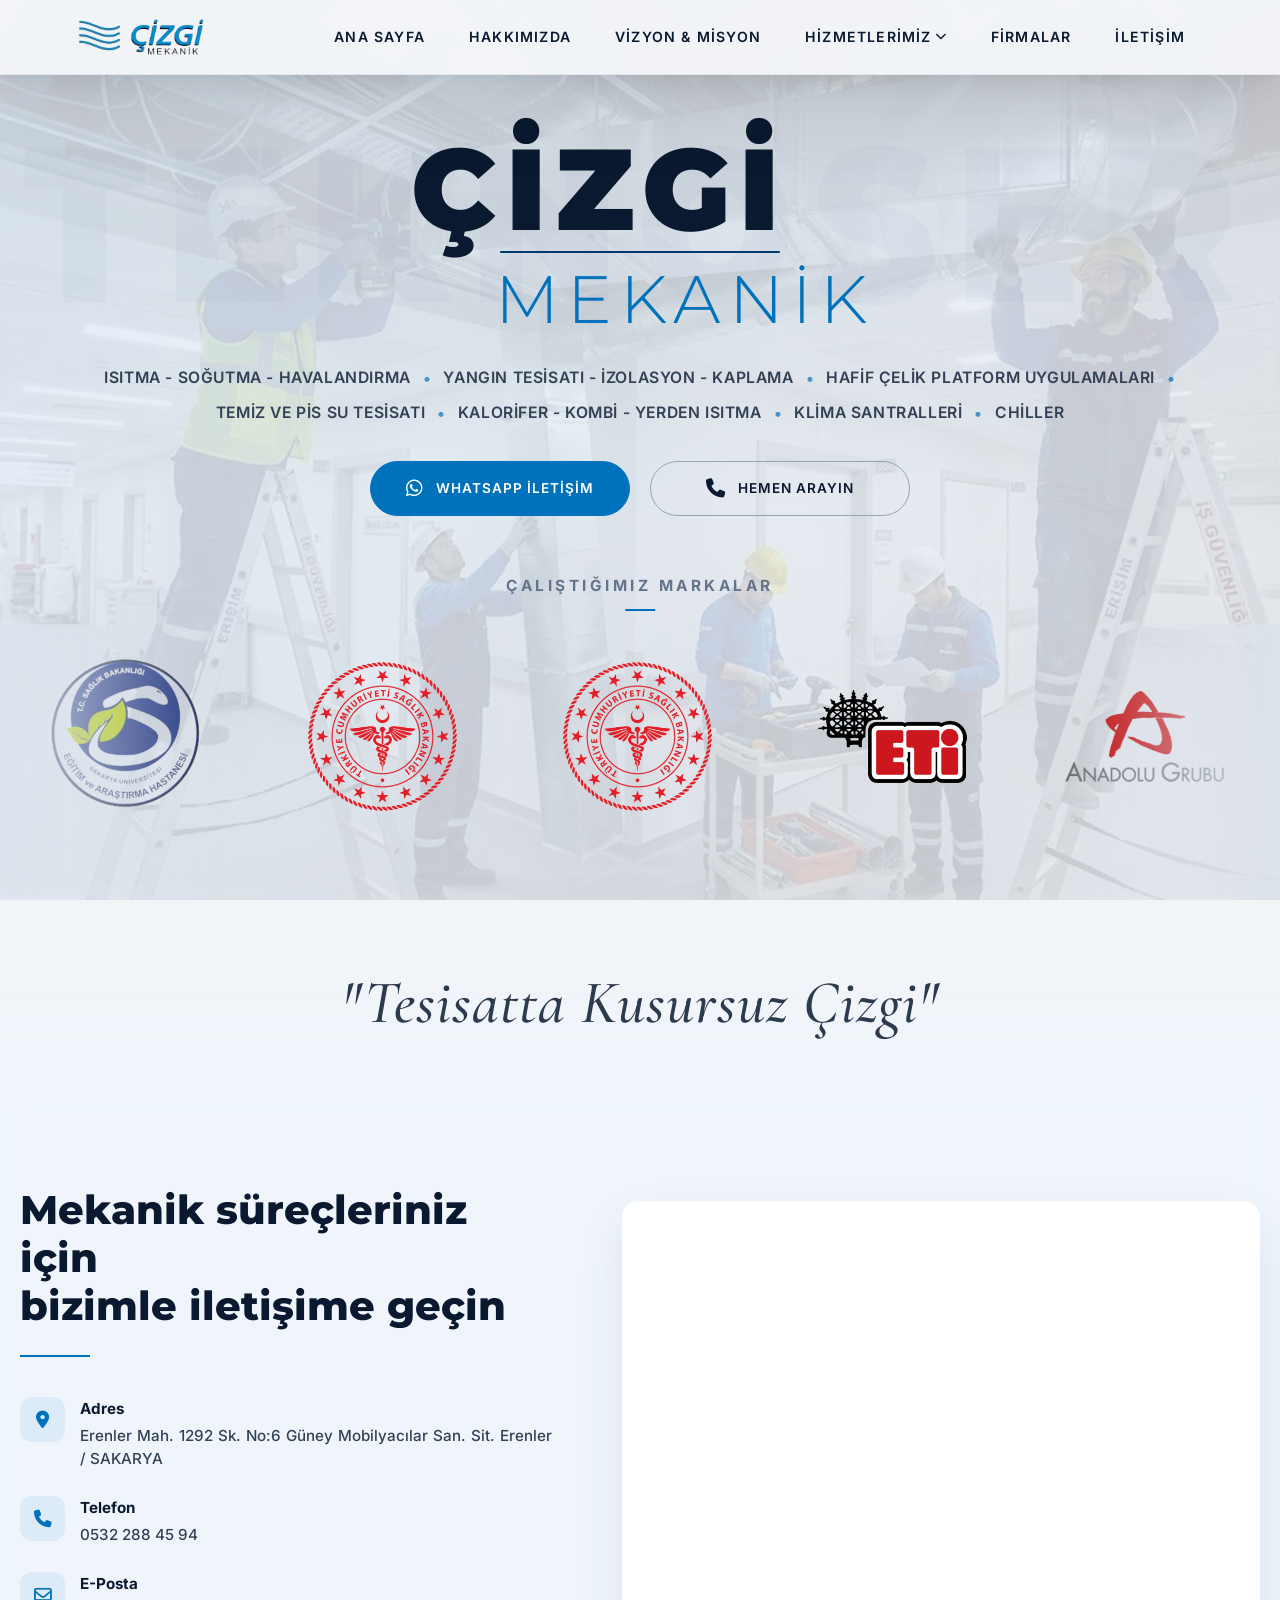
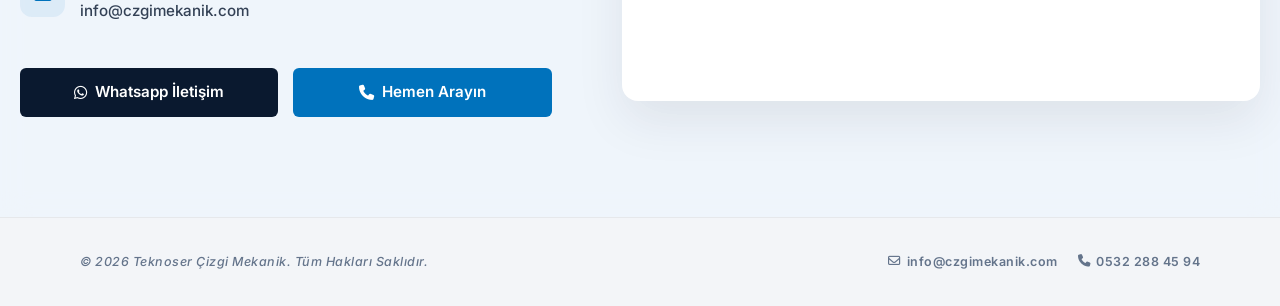
<file: index.html>
<!DOCTYPE html>
<html lang="tr">
<head>
  <meta charset="UTF-8">
  <meta name="viewport" content="width=device-width, initial-scale=1.0">
  <title>Teknoser Çizgi Mekanik | Sakarya Premium Mekanik Tesisat - 1954'ten Beri</title>
  <meta name="description" content="Teknoser Çizgi Mekanik, 1954'ten bu yana Sakarya'da endüstriyel ısıtma, soğutma, havalandırma, yangın tesisatı, klima santralleri ve chiller sistemleri kurulumu. 70 yılı aşkın tecrübe.">
  <meta name="keywords" content="Sakarya mekanik tesisat, HVAC Sakarya, klima santrali, chiller, yangın tesisatı, yerden ısıtma, Çizgi Mekanik, Teknoser">
  <meta name="author" content="Teknoser Çizgi Mekanik">
  <meta name="robots" content="index, follow">
  <link rel="canonical" href="https://czgimekanik.com/">
  <!-- Open Graph -->
  <meta property="og:title" content="Teknoser Çizgi Mekanik | Premium Mekanik Tesisat">
  <meta property="og:description" content="1954'ten bu yana endüstriyel mekanik tesisat çözümleri. Sakarya'nın lider HVAC, yangın tesisatı ve klima santrali firması.">
  <meta property="og:type" content="website">
  <meta property="og:url" content="https://czgimekanik.com/">
  <meta property="og:locale" content="tr_TR">
  <!-- Structured Data -->
  <script type="application/ld+json">
  {
    "@context": "https://schema.org",
    "@type": "LocalBusiness",
    "name": "Teknoser Çizgi Mekanik",
    "description": "1954'ten bu yana endüstriyel mekanik tesisat mühendisliği çözümleri",
    "url": "https://czgimekanik.com",
    "telephone": "+905322884594",
    "email": "info@czgimekanik.com",
    "foundingDate": "1954",
    "address": {
      "@type": "PostalAddress",
      "streetAddress": "Erenler Mah. 1292 Sk. No:6 Güney Mobilyacılar San. Sit.",
      "addressLocality": "Erenler",
      "addressRegion": "Sakarya",
      "addressCountry": "TR"
    },
    "areaServed": "Sakarya",
    "priceRange": "$$"
  }
  </script>
  <link rel="stylesheet" href="css/style.css">
  <link rel="preconnect" href="https://fonts.googleapis.com">
  <link rel="preconnect" href="https://fonts.gstatic.com" crossorigin>
  <link href="https://fonts.googleapis.com/css2?family=Inter:wght@300;400;500;600&family=Montserrat:ital,wght@0,700;0,800;0,900;1,700;1,800;1,900&family=Outfit:wght@800;900&family=Cormorant+Garamond:ital,wght@0,500;1,500&display=swap" rel="stylesheet">
  <link rel="stylesheet" href="https://cdnjs.cloudflare.com/ajax/libs/font-awesome/6.4.0/css/all.min.css">
  <link rel="icon" type="image/svg+xml" href="assets/favicon.svg">
</head>
<body>

  <!-- ================================================================
       PRELOADER / LOADING SCREEN - Dalga Çizim Animasyonu (Konsept A)
       ================================================================ -->
  <div id="preloader" class="preloader">
    <div class="preloader-content">
      <img src="assets/cizgi_logo.png" alt="Çizgi Mekanik" class="preloader-logo">
      <div class="preloader-slogan">Tesisatta Kusursuz Çizgi</div>
    </div>
  </div>

  <!-- ================================================================
       HEADER
       ================================================================ -->
  <header class="header">
    <div class="container header-inner">
      <a href="index.html" class="logo">
        <img src="assets/cizgi_logo.png" alt="Çizgi Mekanik Logo - 1954'ten Beri">
      </a>
      <nav class="nav-links">
        <a href="index.html">Ana Sayfa</a>
        <a href="hakkimizda.html">Hakkımızda</a>
        <a href="vizyon-misyon.html">Vizyon & Misyon</a>
        <div class="dropdown">
          <a href="#" style="cursor: default;">Hizmetlerimiz <i class="fa-solid fa-chevron-down" style="font-size: 0.7rem; margin-left: 3px;"></i></a>
          <div class="dropdown-content">
            <a href="sakarya-isitma-sogutma-havalandirma.html">Sakarya Isıtma, Soğutma ve Havalandırma</a>
            <a href="sakarya-yangin-tesisati-izolasyon.html">Sakarya Yangın Tesisatı ve İzolasyon</a>
            <a href="sakarya-temiz-pis-su-tesisati.html">Sakarya Temiz ve Pis Su Tesisatı</a>
            <a href="sakarya-kombi-kalorifer-yerden-isitma.html">Sakarya Kalorifer, Kombi ve Yerden Isıtma</a>
            <a href="sakarya-hafif-celik-platform.html">Sakarya Hafif Çelik Platform İşleri</a>
            <a href="sakarya-klima-santralleri.html">Sakarya Klima Santralleri</a>
            <a href="sakarya-chiller-sistemleri.html">Sakarya Chiller Sistemleri</a>
          </div>
        </div>
        <a href="firmalar.html">Firmalar</a>
        <a href="index.html#iletisim">İletişim</a>
      </nav>
      <button class="mobile-menu-btn" id="mobileMenuBtn" aria-label="Menü">
        <i class="fa-solid fa-bars"></i>
      </button>
    </div>
  </header>

  <!-- MOBILE NAV OVERLAY -->
  <div class="mobile-nav-overlay" id="mobileNavOverlay">
    <div class="mobile-nav-header">
      <a href="index.html" class="logo">
        <img src="assets/cizgi_logo.png" alt="Çizgi Mekanik">
      </a>
      <button class="mobile-nav-close" id="mobileNavClose" aria-label="Kapat">
        <i class="fa-solid fa-xmark"></i>
      </button>
    </div>
    <div class="mobile-nav-links">
      <a href="index.html" class="mobile-nav-link">Ana Sayfa <i class="fa-solid fa-chevron-right" style="font-size: 0.8rem;"></i></a>
      <a href="hakkimizda.html" class="mobile-nav-link">Hakkımızda <i class="fa-solid fa-chevron-right" style="font-size: 0.8rem;"></i></a>
      <a href="vizyon-misyon.html" class="mobile-nav-link">Vizyon & Misyon <i class="fa-solid fa-chevron-right" style="font-size: 0.8rem;"></i></a>
      <div class="mobile-nav-dropdown">
        <div class="mobile-nav-link" style="cursor: pointer;">Hizmetlerimiz <i class="fa-solid fa-chevron-down" style="font-size: 0.8rem;"></i></div>
        <div class="mobile-nav-dropdown-content">
          <a href="sakarya-isitma-sogutma-havalandirma.html">Isıtma, Soğutma ve Havalandırma</a>
          <a href="sakarya-yangin-tesisati-izolasyon.html">Yangın Tesisatı ve İzolasyon</a>
          <a href="sakarya-temiz-pis-su-tesisati.html">Temiz ve Pis Su Tesisatı</a>
          <a href="sakarya-kombi-kalorifer-yerden-isitma.html">Kalorifer, Kombi ve Yerden Isıtma</a>
          <a href="sakarya-hafif-celik-platform.html">Hafif Çelik Platform İşleri</a>
          <a href="sakarya-klima-santralleri.html">Klima Santralleri</a>
          <a href="sakarya-chiller-sistemleri.html">Chiller Sistemleri</a>
        </div>
      </div>
      <a href="firmalar.html" class="mobile-nav-link">Firmalar <i class="fa-solid fa-chevron-right" style="font-size: 0.8rem;"></i></a>
      <a href="index.html#iletisim" class="mobile-nav-link">İletişim <i class="fa-solid fa-chevron-right" style="font-size: 0.8rem;"></i></a>
    </div>
  </div>

  <!-- MOBILE FABs -->
  <div class="mobile-fabs">
    <a href="https://wa.me/905322884594" class="fab-btn whatsapp" aria-label="WhatsApp">
      <i class="fa-brands fa-whatsapp"></i>
    </a>
    <a href="tel:05322884594" class="fab-btn phone" aria-label="Telefon">
      <i class="fa-solid fa-phone"></i>
    </a>
  </div>

  <!-- SCROLL TO TOP -->
  <button class="scroll-top-btn" id="scrollTopBtn" aria-label="Yukarı git">
    <i class="fa-solid fa-chevron-up"></i>
  </button>

  <!-- ================================================================
       SAYFA 1: HERO & HİZMETLER & MARKALAR
       ================================================================ -->
  <main id="anasayfa" class="page-section">
    <div class="container hero-container">
      
      <!-- Arkaplan Silik TEKNOSER Filigranı -->
      <div class="hero-watermark" aria-hidden="true">TEKNOSER</div>

      <div class="hero-titles">
        <h1 class="hero-title-main">ÇİZGİ</h1>
        <div class="hero-title-line"></div>
        <div class="hero-title-sub">MEKANİK</div>
      </div>

      
      <!-- Hizmetler İnce Hat - Tıklanabilir (SEO Uyumlu Statik Linkler) -->
      <div class="services-line">
        <a href="sakarya-isitma-sogutma-havalandirma.html">ISITMA - SOĞUTMA - HAVALANDIRMA</a>
        <span class="separator">•</span>
        <a href="sakarya-yangin-tesisati-izolasyon.html">YANGIN TESİSATI - İZOLASYON - KAPLAMA</a>
        <span class="separator">•</span>
        <a href="sakarya-hafif-celik-platform.html">HAFİF ÇELİK PLATFORM UYGULAMALARI</a>
        <span class="separator">•</span>
        <a href="sakarya-temiz-pis-su-tesisati.html">TEMİZ VE PİS SU TESİSATI</a>
        <span class="separator">•</span>
        <a href="sakarya-kombi-kalorifer-yerden-isitma.html">KALORİFER - KOMBİ - YERDEN ISITMA</a>
        <span class="separator">•</span>
        <a href="sakarya-klima-santralleri.html">KLİMA SANTRALLERİ</a>
        <span class="separator">•</span>
        <a href="sakarya-chiller-sistemleri.html">CHİLLER</a>
      </div>

      <!-- Aksiyon Butonları -->
      <div class="hero-buttons">
        <a href="https://wa.me/905322884594" target="_blank" class="btn btn-primary"><i class="fa-brands fa-whatsapp"></i> WhatsApp İletişim</a>
        <a href="tel:05322884594" class="btn btn-outline"><i class="fa-solid fa-phone"></i> Hemen Arayın</a>
      </div>
    </div>

    <!-- Çalıştığımız Markalar -->
    <div class="brands-wrapper">
      <div class="container">
        <h2 class="brands-title">Çalıştığımız Markalar</h2>
      </div>
      
      <div class="ticker-container">
        <div class="ticker-track">
          <!-- Logo 1: SEAH -->
          <div class="ticker-item">
            <div class="logo-box">
              <img src="assets/logo_seah.png" alt="Sakarya Eğitim ve Araştırma Hastanesi">
            </div>
            <div class="hover-tag">Sakarya Eğitim ve Araştırma Hastanesi (SEAH)</div>
          </div>
          
          <!-- Logo 2: Pamukova Hastanesi -->
          <div class="ticker-item">
            <div class="logo-box">
              <img src="assets/logo_saglik.png" alt="T.C. Sağlık Bakanlığı Pamukova Hastanesi">
            </div>
            <div class="hover-tag">Pamukova İlçe Devlet Hastanesi</div>
          </div>

          <!-- Logo 3: Eski Doğumevi -->
          <div class="ticker-item">
            <div class="logo-box">
              <img src="assets/logo_saglik.png" alt="T.C. Sağlık Bakanlığı Doğumevi">
            </div>
            <div class="hover-tag">Sakarya Eski Doğumevi Binası</div>
          </div>

          <!-- Logo 4: Eti -->
          <div class="ticker-item">
            <div class="logo-box">
              <img src="assets/logo_eti.png" alt="Eti Gıda Sanayi ve Ticaret A.Ş.">
            </div>
            <div class="hover-tag">Eti Gıda Sanayi ve Ticaret A.Ş.</div>
          </div>

          <!-- Logo 5: Anadolu Grubu -->
          <div class="ticker-item">
            <div class="logo-box">
              <img src="assets/logo_anadolu.png" alt="Anadolu Grubu Tesisleri">
            </div>
            <div class="hover-tag">Anadolu Grubu Tesisleri</div>
          </div>

          <!-- Logo 6: Medar -->
          <div class="ticker-item">
            <div class="logo-box">
              <img src="assets/logo_medar.png" alt="Özel Medar Hastaneleri">
            </div>
            <div class="hover-tag">Özel Medar Hastaneleri</div>
          </div>

          <!-- Logo 7: THY -->
          <div class="ticker-item">
            <div class="logo-box">
              <img src="assets/THY.png" alt="Türk Hava Yolları">
            </div>
            <div class="hover-tag">Türk Hava Yolları (THY)</div>
          </div>

          <!-- DUP FOR INFINITE SCROLL -->
          <div class="ticker-item">
            <div class="logo-box">
              <img src="assets/logo_seah.png" alt="SEAH">
            </div>
            <div class="hover-tag">Sakarya Eğitim ve Araştırma Hastanesi (SEAH)</div>
          </div>
          <div class="ticker-item">
            <div class="logo-box">
              <img src="assets/logo_saglik.png" alt="Sağlık Bakanlığı">
            </div>
            <div class="hover-tag">Pamukova İlçe Devlet Hastanesi</div>
          </div>
          <div class="ticker-item">
            <div class="logo-box">
              <img src="assets/logo_saglik.png" alt="Sağlık Bakanlığı">
            </div>
            <div class="hover-tag">Sakarya Eski Doğumevi Binası</div>
          </div>
          <div class="ticker-item">
            <div class="logo-box">
              <img src="assets/logo_eti.png" alt="Eti">
            </div>
            <div class="hover-tag">Eti Gıda Sanayi ve Ticaret A.Ş.</div>
          </div>
          <div class="ticker-item">
            <div class="logo-box">
              <img src="assets/logo_anadolu.png" alt="Anadolu Grubu">
            </div>
            <div class="hover-tag">Anadolu Grubu Tesisleri</div>
          </div>
          <div class="ticker-item">
            <div class="logo-box">
              <img src="assets/logo_medar.png" alt="Medar Hastanesi">
            </div>
            <div class="hover-tag">Özel Medar Hastaneleri</div>
          </div>
          <div class="ticker-item">
            <div class="logo-box">
              <img src="assets/THY.png" alt="THY">
            </div>
            <div class="hover-tag">Türk Hava Yolları (THY)</div>
          </div>
        </div>
      </div>
    </div>
    
    <!-- Ana Slogan -->
    <div class="hero-slogan-inline">
      <h2 class="hero-slogan-text">"Tesisatta Kusursuz Çizgi"</h2>
    </div>
  </main>

  <!-- ================================================================
       SAYFA 2: İLETİŞİM & KONUM
       ================================================================ -->
  <section id="iletisim" class="page-section contact-section">
    <div class="container container-wide">
      <div class="contact-layout">
        <div class="contact-left-panel">
          <h2 class="contact-title">Mekanik süreçleriniz için<br>bizimle iletişime geçin</h2>
          <div class="contact-title-line"></div>
          
          <div class="contact-details">
            <div class="info-block">
              <div class="info-icon"><i class="fa-solid fa-location-dot"></i></div>
              <div class="info-text">
                <span class="info-label">Adres</span>
                <p class="info-value">Erenler Mah. 1292 Sk. No:6 Güney Mobilyacılar San. Sit. Erenler / SAKARYA</p>
              </div>
            </div>
            
            <div class="info-block">
              <div class="info-icon"><i class="fa-solid fa-phone"></i></div>
              <div class="info-text">
                <span class="info-label">Telefon</span>
                <a href="tel:05322884594" class="info-value">0532 288 45 94</a>
              </div>
            </div>
            
            <div class="info-block">
              <div class="info-icon"><i class="fa-regular fa-envelope"></i></div>
              <div class="info-text">
                <span class="info-label">E-Posta</span>
                <a href="mailto:info@czgimekanik.com" class="info-value">info@czgimekanik.com</a>
              </div>
            </div>
          </div>
          
          <div class="contact-buttons">
            <a href="https://wa.me/905322884594" class="contact-btn primary"><i class="fa-brands fa-whatsapp"></i> Whatsapp İletişim</a>
            <a href="tel:05322884594" class="contact-btn secondary"><i class="fa-solid fa-phone"></i> Hemen Arayın</a>
          </div>
        </div>
        
        <div class="contact-map-wrapper">
          <div class="contact-map">
            <iframe
              src="https://maps.google.com/maps?q=Erenler%20Mah.%201292%20Sk.%20No%3A6%20G%C3%BCney%20Mobilyac%C4%B1lar%20San.%20Sit.%20Erenler%20%2F%20SAKARYA&t=&z=15&ie=UTF8&iwloc=&output=embed"
              allowfullscreen=""
              loading="lazy"
              referrerpolicy="no-referrer-when-downgrade">
            </iframe>
          </div>
        </div>
      </div>
    </div>
  </section>

  <!-- ================================================================
       FOOTER
       ================================================================ -->
  <footer class="footer">
    <div class="container footer-inner">
      <div class="footer-left">
        <p>© 2026 Teknoser Çizgi Mekanik. Tüm Hakları Saklıdır.</p>
      </div>
      <div class="footer-right">
        <a href="mailto:info@czgimekanik.com"><i class="fa-regular fa-envelope"></i> info@czgimekanik.com</a>
        <a href="tel:05322884594"><i class="fa-solid fa-phone"></i> 0532 288 45 94</a>
      </div>
    </div>
  </footer>

  <!-- Google Analytics Placeholder -->
  <!-- <script async src="https://www.googletagmanager.com/gtag/js?id=G-XXXXXXXXXX"></script>
  <script>
    window.dataLayer = window.dataLayer || [];
    function gtag(){dataLayer.push(arguments);}
    gtag('js', new Date());
    gtag('config', 'G-XXXXXXXXXX');
  </script> -->

  <script src="js/main.js"></script>
</body>
</html>
</file>
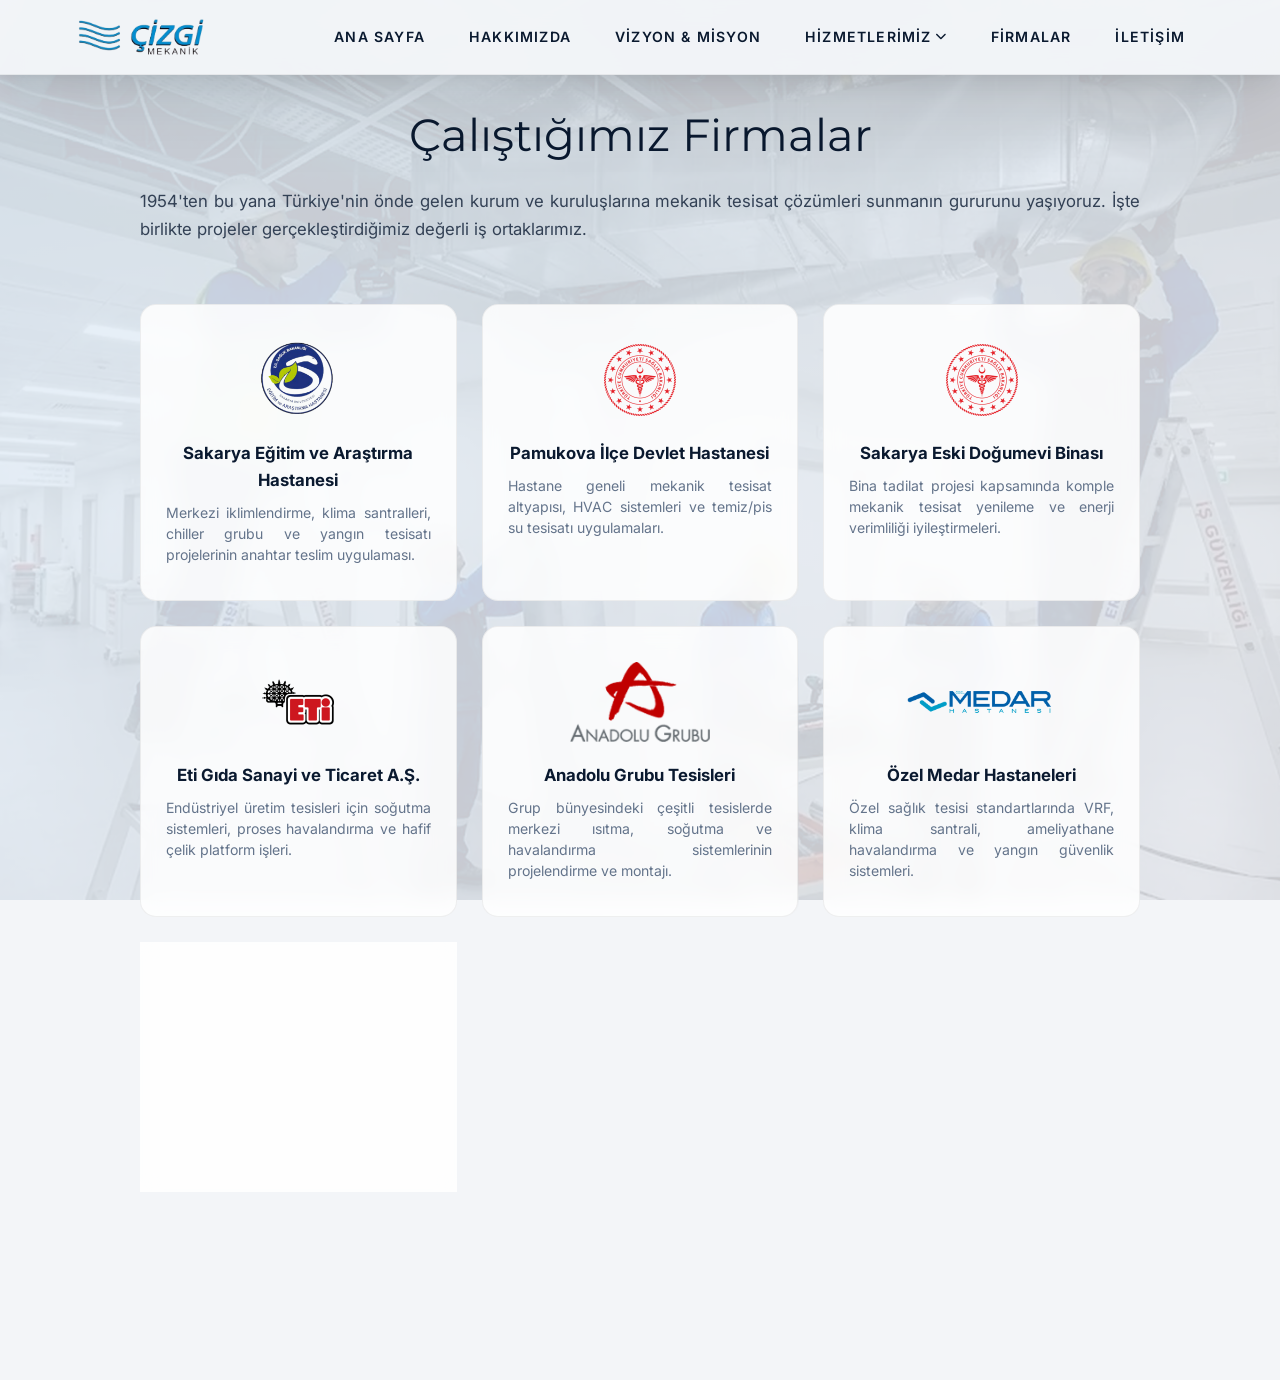
<file: firmalar.html>
<!DOCTYPE html>
<html lang="tr">
<head>
  <meta charset="UTF-8">
  <meta name="viewport" content="width=device-width, initial-scale=1.0">
  <title>Çalıştığımız Firmalar | Teknoser Çizgi Mekanik</title>
  <meta name="description" content="Teknoser Çizgi Mekanik'in 1954'ten bu yana hizmet verdiği firmalar: SEAH, Eti Gıda, Anadolu Grubu, Medar Hastaneleri, THY ve daha fazlası.">
  <meta name="keywords" content="Çizgi Mekanik referanslar, çalışılan firmalar, mekanik tesisat projeleri, Sakarya">
  <meta property="og:title" content="Çalıştığımız Firmalar | Teknoser Çizgi Mekanik">
  <meta property="og:description" content="1954'ten bu yana birlikte çalıştığımız prestijli kurum ve kuruluşlar.">
  <meta property="og:type" content="website">
  <link rel="stylesheet" href="css/style.css">
  <link rel="preconnect" href="https://fonts.googleapis.com">
  <link rel="preconnect" href="https://fonts.gstatic.com" crossorigin>
  <link href="https://fonts.googleapis.com/css2?family=Inter:wght@300;400;500;600&family=Montserrat:ital,wght@0,700;0,800;0,900;1,700;1,800;1,900&family=Outfit:wght@800;900&family=Cormorant+Garamond:ital,wght@0,500;1,500&display=swap" rel="stylesheet">
  <link rel="stylesheet" href="https://cdnjs.cloudflare.com/ajax/libs/font-awesome/6.4.0/css/all.min.css">
  <link rel="icon" type="image/svg+xml" href="assets/favicon.svg">
</head>
<body>

  <!-- PRELOADER -->
  <div id="preloader" class="preloader">
    <div class="preloader-content">
      <img src="assets/cizgi_logo.png" alt="Çizgi Mekanik" class="preloader-logo">
      <div class="preloader-slogan">Tesisatta Kusursuz Çizgi</div>
    </div>
  </div>

  <!-- HEADER -->
  <header class="header">
    <div class="container header-inner">
      <a href="index.html" class="logo">
        <img src="assets/cizgi_logo.png" alt="Çizgi Mekanik Logo">
      </a>
      <nav class="nav-links">
        <a href="index.html">Ana Sayfa</a>
        <a href="hakkimizda.html">Hakkımızda</a>
        <a href="vizyon-misyon.html">Vizyon & Misyon</a>
        <div class="dropdown">
          <a href="#" style="cursor: default;">Hizmetlerimiz <i class="fa-solid fa-chevron-down" style="font-size: 0.7rem; margin-left: 3px;"></i></a>
          <div class="dropdown-content">
            <a href="sakarya-isitma-sogutma-havalandirma.html">Sakarya Isıtma, Soğutma ve Havalandırma</a>
            <a href="sakarya-yangin-tesisati-izolasyon.html">Sakarya Yangın Tesisatı ve İzolasyon</a>
            <a href="sakarya-temiz-pis-su-tesisati.html">Sakarya Temiz ve Pis Su Tesisatı</a>
            <a href="sakarya-kombi-kalorifer-yerden-isitma.html">Sakarya Kalorifer, Kombi ve Yerden Isıtma</a>
            <a href="sakarya-hafif-celik-platform.html">Sakarya Hafif Çelik Platform İşleri</a>
            <a href="sakarya-klima-santralleri.html">Sakarya Klima Santralleri</a>
            <a href="sakarya-chiller-sistemleri.html">Sakarya Chiller Sistemleri</a>
          </div>
        </div>
        <a href="firmalar.html">Firmalar</a>
        <a href="index.html#iletisim">İletişim</a>
      </nav>
      <button class="mobile-menu-btn" id="mobileMenuBtn" aria-label="Menü">
        <i class="fa-solid fa-bars"></i>
      </button>
    </div>
  </header>

  <!-- MOBILE NAV OVERLAY -->
  <div class="mobile-nav-overlay" id="mobileNavOverlay">
    <div class="mobile-nav-header">
      <a href="index.html" class="logo">
        <img src="assets/cizgi_logo.png" alt="Çizgi Mekanik">
      </a>
      <button class="mobile-nav-close" id="mobileNavClose" aria-label="Kapat">
        <i class="fa-solid fa-xmark"></i>
      </button>
    </div>
    <div class="mobile-nav-links">
      <a href="index.html" class="mobile-nav-link">Ana Sayfa <i class="fa-solid fa-chevron-right" style="font-size: 0.8rem;"></i></a>
      <a href="hakkimizda.html" class="mobile-nav-link">Hakkımızda <i class="fa-solid fa-chevron-right" style="font-size: 0.8rem;"></i></a>
      <a href="vizyon-misyon.html" class="mobile-nav-link">Vizyon & Misyon <i class="fa-solid fa-chevron-right" style="font-size: 0.8rem;"></i></a>
      <div class="mobile-nav-dropdown">
        <div class="mobile-nav-link" style="cursor: pointer;">Hizmetlerimiz <i class="fa-solid fa-chevron-down" style="font-size: 0.8rem;"></i></div>
        <div class="mobile-nav-dropdown-content">
          <a href="sakarya-isitma-sogutma-havalandirma.html">Isıtma, Soğutma ve Havalandırma</a>
          <a href="sakarya-yangin-tesisati-izolasyon.html">Yangın Tesisatı ve İzolasyon</a>
          <a href="sakarya-temiz-pis-su-tesisati.html">Temiz ve Pis Su Tesisatı</a>
          <a href="sakarya-kombi-kalorifer-yerden-isitma.html">Kalorifer, Kombi ve Yerden Isıtma</a>
          <a href="sakarya-hafif-celik-platform.html">Hafif Çelik Platform İşleri</a>
          <a href="sakarya-klima-santralleri.html">Klima Santralleri</a>
          <a href="sakarya-chiller-sistemleri.html">Chiller Sistemleri</a>
        </div>
      </div>
      <a href="firmalar.html" class="mobile-nav-link">Firmalar <i class="fa-solid fa-chevron-right" style="font-size: 0.8rem;"></i></a>
      <a href="index.html#iletisim" class="mobile-nav-link">İletişim <i class="fa-solid fa-chevron-right" style="font-size: 0.8rem;"></i></a>
    </div>
  </div>

  <!-- MOBILE FABs -->
  <div class="mobile-fabs">
    <a href="https://wa.me/905322884594" class="fab-btn whatsapp" aria-label="WhatsApp"><i class="fa-brands fa-whatsapp"></i></a>
    <a href="tel:05322884594" class="fab-btn phone" aria-label="Telefon"><i class="fa-solid fa-phone"></i></a>
  </div>

  <button class="scroll-top-btn" id="scrollTopBtn" aria-label="Yukarı git">
    <i class="fa-solid fa-chevron-up"></i>
  </button>

  <main class="firmalar-main container">
    <div class="firmalar-header">
      <h1>Çalıştığımız Firmalar</h1>
      <p>1954'ten bu yana Türkiye'nin önde gelen kurum ve kuruluşlarına mekanik tesisat çözümleri sunmanın gururunu yaşıyoruz. İşte birlikte projeler gerçekleştirdiğimiz değerli iş ortaklarımız.</p>
    </div>

    <div class="firmalar-grid">
      <!-- SEAH -->
      <div class="firma-card">
        <div class="firma-card-logo">
          <img src="assets/logo_seah.png" alt="Sakarya Eğitim ve Araştırma Hastanesi">
        </div>
        <h3>Sakarya Eğitim ve Araştırma Hastanesi</h3>
        <p>Merkezi iklimlendirme, klima santralleri, chiller grubu ve yangın tesisatı projelerinin anahtar teslim uygulaması.</p>
      </div>

      <!-- Pamukova Hastanesi -->
      <div class="firma-card">
        <div class="firma-card-logo">
          <img src="assets/logo_saglik.png" alt="T.C. Sağlık Bakanlığı">
        </div>
        <h3>Pamukova İlçe Devlet Hastanesi</h3>
        <p>Hastane geneli mekanik tesisat altyapısı, HVAC sistemleri ve temiz/pis su tesisatı uygulamaları.</p>
      </div>

      <!-- Eski Doğumevi -->
      <div class="firma-card">
        <div class="firma-card-logo">
          <img src="assets/logo_saglik.png" alt="T.C. Sağlık Bakanlığı">
        </div>
        <h3>Sakarya Eski Doğumevi Binası</h3>
        <p>Bina tadilat projesi kapsamında komple mekanik tesisat yenileme ve enerji verimliliği iyileştirmeleri.</p>
      </div>

      <!-- Eti -->
      <div class="firma-card">
        <div class="firma-card-logo">
          <img src="assets/logo_eti.png" alt="Eti Gıda Sanayi">
        </div>
        <h3>Eti Gıda Sanayi ve Ticaret A.Ş.</h3>
        <p>Endüstriyel üretim tesisleri için soğutma sistemleri, proses havalandırma ve hafif çelik platform işleri.</p>
      </div>

      <!-- Anadolu Grubu -->
      <div class="firma-card">
        <div class="firma-card-logo">
          <img src="assets/logo_anadolu.png" alt="Anadolu Grubu">
        </div>
        <h3>Anadolu Grubu Tesisleri</h3>
        <p>Grup bünyesindeki çeşitli tesislerde merkezi ısıtma, soğutma ve havalandırma sistemlerinin projelendirme ve montajı.</p>
      </div>

      <!-- Medar -->
      <div class="firma-card">
        <div class="firma-card-logo">
          <img src="assets/logo_medar.png" alt="Özel Medar Hastaneleri">
        </div>
        <h3>Özel Medar Hastaneleri</h3>
        <p>Özel sağlık tesisi standartlarında VRF, klima santrali, ameliyathane havalandırma ve yangın güvenlik sistemleri.</p>
      </div>

      <!-- THY -->
      <div class="firma-card">
        <div class="firma-card-logo">
          <img src="assets/THY.png" alt="Türk Hava Yolları">
        </div>
        <h3>Türk Hava Yolları (THY)</h3>
        <p>Türk Hava Yolları tesisleri için mekanik tesisat ve iklimlendirme çözümleri.</p>
      </div>
    </div>
  </main>

  <footer class="footer">
    <div class="container footer-inner">
      <div class="footer-left">
        <p>© 2026 Teknoser Çizgi Mekanik. Tüm Hakları Saklıdır.</p>
      </div>
      <div class="footer-right">
        <a href="mailto:info@czgimekanik.com"><i class="fa-regular fa-envelope"></i> info@czgimekanik.com</a>
        <a href="tel:05322884594"><i class="fa-solid fa-phone"></i> 0532 288 45 94</a>
      </div>
    </div>
  </footer>

  <script src="js/main.js"></script>
</body>
</html>
</file>
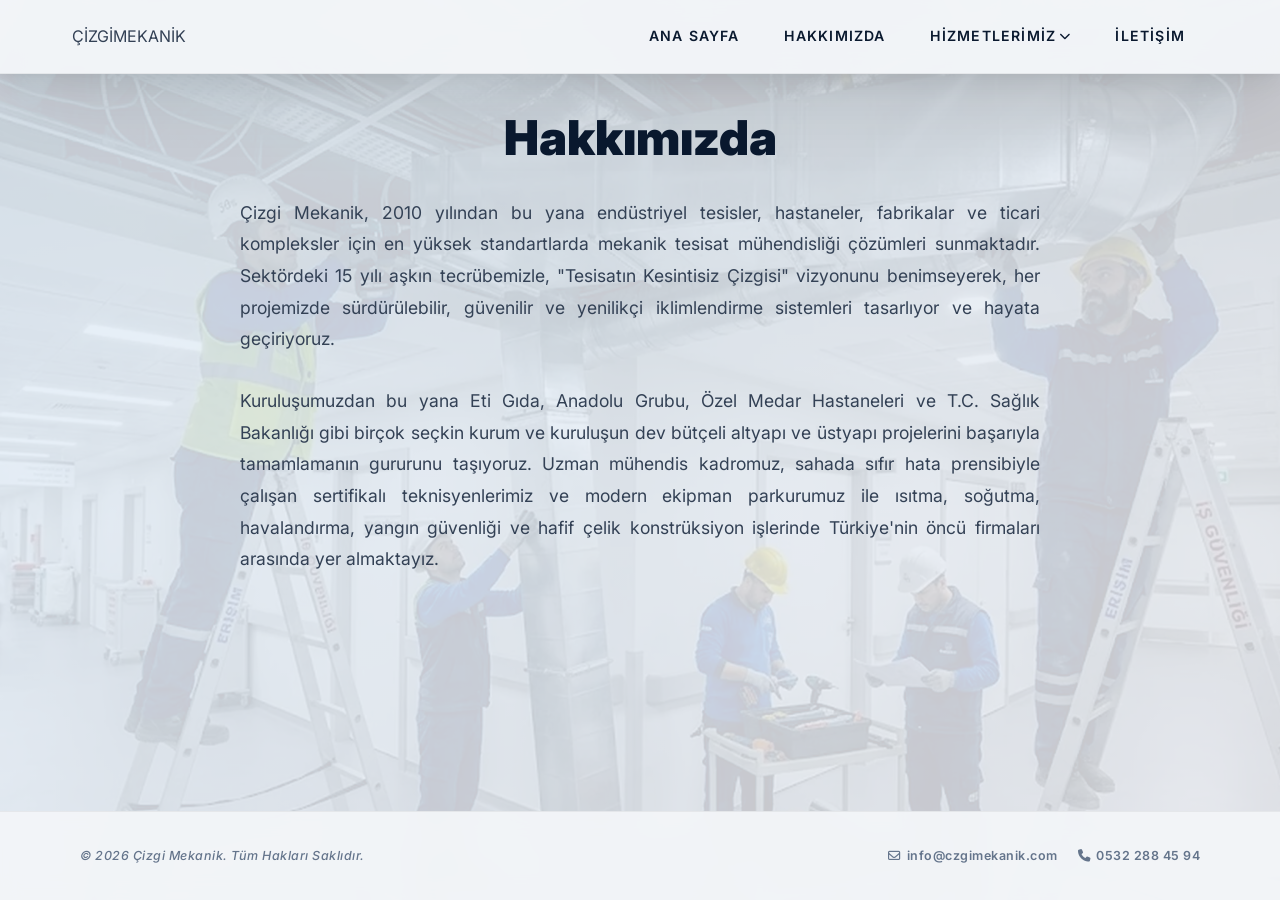
<file: hakkimizda.html>
<!DOCTYPE html>
<html lang="tr">
<head>
  <meta charset="UTF-8">
  <meta name="viewport" content="width=device-width, initial-scale=1.0">
  <title>Hakkımızda | Çizgi Mekanik</title>
  <link rel="stylesheet" href="css/style.css">
  <link rel="preconnect" href="https://fonts.googleapis.com">
  <link rel="preconnect" href="https://fonts.gstatic.com" crossorigin>
  <link href="https://fonts.googleapis.com/css2?family=Inter:wght@300;400;500;600&family=Montserrat:ital,wght@0,700;0,800;0,900;1,700;1,800;1,900&family=Outfit:wght@800;900&display=swap" rel="stylesheet">
  <link rel="stylesheet" href="https://cdnjs.cloudflare.com/ajax/libs/font-awesome/6.4.0/css/all.min.css">
  <link rel="icon" type="image/svg+xml" href="assets/favicon.svg">
</head>
<body>

  <!-- PRELOADER / LOADING SCREEN -->
  <div id="preloader" class="preloader">
    <div class="preloader-content">
      <div class="preloader-title-main">ÇİZGİ</div>
      <div class="preloader-line"></div>
      <div class="preloader-title-sub">MEKANİK</div>
    </div>
  </div>

  <!-- TOP BAR -->
  <header class="header">
    <div class="container header-inner">
      <a href="index.html" class="logo">
        <span class="logo-text-top">ÇİZGİ</span>
        <span class="logo-divider"></span>
        <span class="logo-text-bottom">MEKANİK</span>
      </a>
      <nav class="nav-links">
        <a href="index.html">Ana Sayfa</a>
        <a href="hakkimizda.html">Hakkımızda</a>
        <div class="dropdown">
          <a href="#" style="cursor: default;">Hizmetlerimiz <i class="fa-solid fa-chevron-down" style="font-size: 0.7rem; margin-left: 3px;"></i></a>
          <div class="dropdown-content">
            <a href="hizmet.html?tip=havalandirma">Sakarya Isıtma, Soğutma ve Havalandırma</a>
            <a href="hizmet.html?tip=yangin">Sakarya Yangın Tesisatı ve İzolasyon</a>
            <a href="hizmet.html?tip=su">Sakarya Temiz ve Pis Su Tesisatı</a>
            <a href="hizmet.html?tip=kombi">Sakarya Kalorifer, Kombi ve Yerden Isıtma</a>
            <a href="hizmet.html?tip=celik">Sakarya Hafif Çelik Platform İşleri</a>
          </div>
        </div>
        <a href="index.html#iletisim">İletişim</a>
      </nav>
      <button class="mobile-menu-btn" id="mobileMenuBtn" aria-label="Menü">
        <i class="fa-solid fa-bars"></i>
      </button>
    </div>
  </header>

  <!-- MOBILE NAV OVERLAY -->
  <div class="mobile-nav-overlay" id="mobileNavOverlay">
    <div class="mobile-nav-header">
      <a href="index.html" class="logo">
        <span class="logo-text-top" style="color: #ffffff;">ÇİZGİ</span>
        <span class="logo-divider"></span>
        <span class="logo-text-bottom">MEKANİK</span>
      </a>
      <button class="mobile-nav-close" id="mobileNavClose" aria-label="Kapat">
        <i class="fa-solid fa-xmark"></i>
      </button>
    </div>
    <div class="mobile-nav-links">
      <a href="index.html" class="mobile-nav-link">Ana Sayfa <i class="fa-solid fa-chevron-right" style="font-size: 0.8rem;"></i></a>
      <a href="hakkimizda.html" class="mobile-nav-link">Hakkımızda <i class="fa-solid fa-chevron-right" style="font-size: 0.8rem;"></i></a>
      <div class="mobile-nav-dropdown">
        <div class="mobile-nav-link" style="cursor: pointer;">Hizmetlerimiz <i class="fa-solid fa-chevron-down" style="font-size: 0.8rem;"></i></div>
        <div class="mobile-nav-dropdown-content">
          <a href="hizmet.html?tip=havalandirma">Sakarya Isıtma, Soğutma ve Havalandırma</a>
          <a href="hizmet.html?tip=yangin">Sakarya Yangın Tesisatı ve İzolasyon</a>
          <a href="hizmet.html?tip=su">Sakarya Temiz ve Pis Su Tesisatı</a>
          <a href="hizmet.html?tip=kombi">Sakarya Kalorifer, Kombi ve Yerden Isıtma</a>
          <a href="hizmet.html?tip=celik">Sakarya Hafif Çelik Platform İşleri</a>
        </div>
      </div>
      <a href="index.html#iletisim" class="mobile-nav-link">İletişim <i class="fa-solid fa-chevron-right" style="font-size: 0.8rem;"></i></a>
    </div>
  </div>

  <!-- MOBILE FABs -->
  <div class="mobile-fabs">
    <a href="https://wa.me/905322884594" class="fab-btn whatsapp" aria-label="WhatsApp">
      <i class="fa-brands fa-whatsapp"></i>
    </a>
    <a href="tel:05322884594" class="fab-btn phone" aria-label="Telefon">
      <i class="fa-solid fa-phone"></i>
    </a>
  </div>

  <main style="padding: 100px 0; max-width: 800px; margin: 0 auto; text-align: center;">
    <h1 style="font-family: var(--font-sans); font-weight: 900; font-size: 3rem; color: var(--text-dark); margin-bottom: 20px;">Hakkımızda</h1>
    <p style="font-size: 1.1rem; color: var(--text-medium); line-height: 1.8; margin-bottom: 30px;">
      Çizgi Mekanik, 2010 yılından bu yana endüstriyel tesisler, hastaneler, fabrikalar ve ticari kompleksler için 
      en yüksek standartlarda mekanik tesisat mühendisliği çözümleri sunmaktadır. 
      Sektördeki 15 yılı aşkın tecrübemizle, "Tesisatın Kesintisiz Çizgisi" vizyonunu benimseyerek, 
      her projemizde sürdürülebilir, güvenilir ve yenilikçi iklimlendirme sistemleri tasarlıyor ve hayata geçiriyoruz.
    </p>
    <p style="font-size: 1.1rem; color: var(--text-medium); line-height: 1.8; margin-bottom: 30px;">
      Kuruluşumuzdan bu yana Eti Gıda, Anadolu Grubu, Özel Medar Hastaneleri ve T.C. Sağlık Bakanlığı gibi 
      birçok seçkin kurum ve kuruluşun dev bütçeli altyapı ve üstyapı projelerini başarıyla tamamlamanın gururunu taşıyoruz. 
      Uzman mühendis kadromuz, sahada sıfır hata prensibiyle çalışan sertifikalı teknisyenlerimiz ve modern 
      ekipman parkurumuz ile ısıtma, soğutma, havalandırma, yangın güvenliği ve hafif çelik konstrüksiyon işlerinde
      Türkiye'nin öncü firmaları arasında yer almaktayız.
    </p>
  </main>

  <footer class="footer">
    <div class="container footer-inner">
      <div class="footer-left">
        <p>© 2026 Çizgi Mekanik. Tüm Hakları Saklıdır.</p>
      </div>
      <div class="footer-right">
        <a href="mailto:info@czgimekanik.com"><i class="fa-regular fa-envelope"></i> info@czgimekanik.com</a>
        <a href="tel:05322884594"><i class="fa-solid fa-phone"></i> 0532 288 45 94</a>
      </div>
    </div>
  </footer>

  <script src="js/main.js"></script>
</body>
</html>
</file>
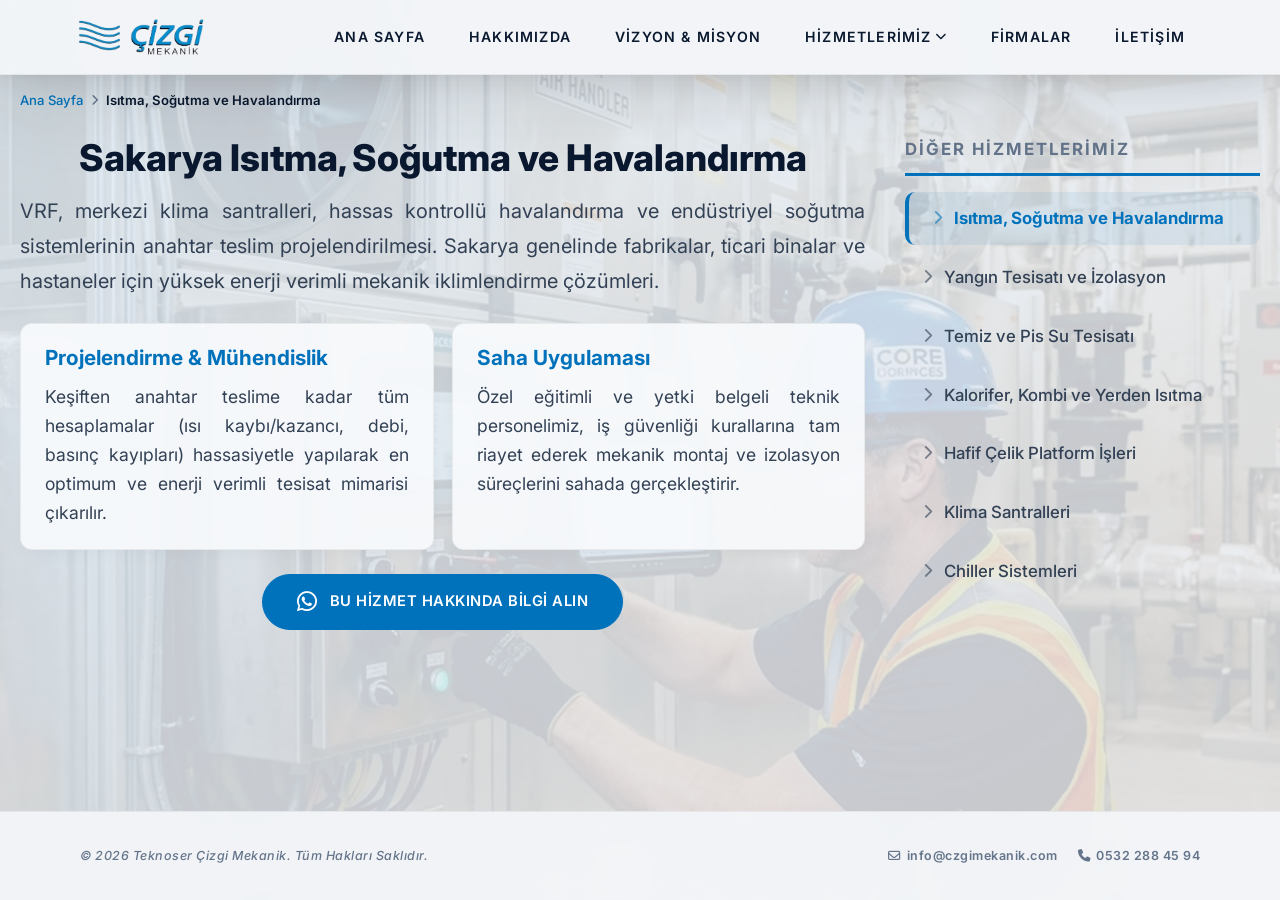
<file: hizmet.html>
<!DOCTYPE html>
<html lang="tr">
<head>
  <meta charset="UTF-8">
  <meta name="viewport" content="width=device-width, initial-scale=1.0">
  <title>Hizmet Detay | Teknoser Çizgi Mekanik</title>
  <meta name="description" content="Teknoser Çizgi Mekanik hizmet detayları. Sakarya'da profesyonel mekanik tesisat, HVAC, yangın tesisatı, su tesisatı, klima santralleri ve chiller kurulumu.">
  <meta name="keywords" content="Sakarya mekanik tesisat, HVAC, klima santrali, chiller, yangın tesisatı, Çizgi Mekanik">
  <meta property="og:title" content="Hizmet Detay | Teknoser Çizgi Mekanik">
  <meta property="og:description" content="1954'ten bu yana profesyonel mekanik tesisat çözümleri.">
  <meta property="og:type" content="website">
  <link rel="stylesheet" href="css/style.css">
  <link rel="preconnect" href="https://fonts.googleapis.com">
  <link rel="preconnect" href="https://fonts.gstatic.com" crossorigin>
  <link href="https://fonts.googleapis.com/css2?family=Inter:wght@300;400;500;600&family=Montserrat:ital,wght@0,700;0,800;0,900;1,700;1,800;1,900&family=Outfit:wght@800;900&family=Cormorant+Garamond:ital,wght@0,500;1,500&display=swap" rel="stylesheet">
  <link rel="stylesheet" href="https://cdnjs.cloudflare.com/ajax/libs/font-awesome/6.4.0/css/all.min.css">
  <link rel="icon" type="image/svg+xml" href="assets/favicon.svg">
</head>
<body>

  <!-- PRELOADER -->
  <div id="preloader" class="preloader">
    <div class="preloader-content">
      <img src="assets/cizgi_logo.png" alt="Çizgi Mekanik" class="preloader-logo">
      <div class="preloader-slogan">Tesisatta Kusursuz Çizgi</div>
    </div>
  </div>

  <!-- HEADER -->
  <header class="header">
    <div class="container header-inner">
      <a href="index.html" class="logo">
        <img src="assets/cizgi_logo.png" alt="Çizgi Mekanik Logo">
      </a>
      <nav class="nav-links">
        <a href="index.html">Ana Sayfa</a>
        <a href="hakkimizda.html">Hakkımızda</a>
        <a href="vizyon-misyon.html">Vizyon & Misyon</a>
        <div class="dropdown">
          <a href="#" style="cursor: default;">Hizmetlerimiz <i class="fa-solid fa-chevron-down" style="font-size: 0.7rem; margin-left: 3px;"></i></a>
          <div class="dropdown-content">
            <a href="sakarya-isitma-sogutma-havalandirma.html">Sakarya Isıtma, Soğutma ve Havalandırma</a>
            <a href="sakarya-yangin-tesisati-izolasyon.html">Sakarya Yangın Tesisatı ve İzolasyon</a>
            <a href="sakarya-temiz-pis-su-tesisati.html">Sakarya Temiz ve Pis Su Tesisatı</a>
            <a href="sakarya-kombi-kalorifer-yerden-isitma.html">Sakarya Kalorifer, Kombi ve Yerden Isıtma</a>
            <a href="sakarya-hafif-celik-platform.html">Sakarya Hafif Çelik Platform İşleri</a>
            <a href="sakarya-klima-santralleri.html">Sakarya Klima Santralleri</a>
            <a href="sakarya-chiller-sistemleri.html">Sakarya Chiller Sistemleri</a>
          </div>
        </div>
        <a href="firmalar.html">Firmalar</a>
        <a href="index.html#iletisim">İletişim</a>
      </nav>
      <button class="mobile-menu-btn" id="mobileMenuBtn" aria-label="Menü">
        <i class="fa-solid fa-bars"></i>
      </button>
    </div>
  </header>

  <!-- MOBILE NAV OVERLAY -->
  <div class="mobile-nav-overlay" id="mobileNavOverlay">
    <div class="mobile-nav-header">
      <a href="index.html" class="logo">
        <img src="assets/cizgi_logo.png" alt="Çizgi Mekanik">
      </a>
      <button class="mobile-nav-close" id="mobileNavClose" aria-label="Kapat">
        <i class="fa-solid fa-xmark"></i>
      </button>
    </div>
    <div class="mobile-nav-links">
      <a href="index.html" class="mobile-nav-link">Ana Sayfa <i class="fa-solid fa-chevron-right" style="font-size: 0.8rem;"></i></a>
      <a href="hakkimizda.html" class="mobile-nav-link">Hakkımızda <i class="fa-solid fa-chevron-right" style="font-size: 0.8rem;"></i></a>
      <a href="vizyon-misyon.html" class="mobile-nav-link">Vizyon & Misyon <i class="fa-solid fa-chevron-right" style="font-size: 0.8rem;"></i></a>
      <div class="mobile-nav-dropdown">
        <div class="mobile-nav-link" style="cursor: pointer;">Hizmetlerimiz <i class="fa-solid fa-chevron-down" style="font-size: 0.8rem;"></i></div>
        <div class="mobile-nav-dropdown-content">
          <a href="sakarya-isitma-sogutma-havalandirma.html">Isıtma, Soğutma ve Havalandırma</a>
          <a href="sakarya-yangin-tesisati-izolasyon.html">Yangın Tesisatı ve İzolasyon</a>
          <a href="sakarya-temiz-pis-su-tesisati.html">Temiz ve Pis Su Tesisatı</a>
          <a href="sakarya-kombi-kalorifer-yerden-isitma.html">Kalorifer, Kombi ve Yerden Isıtma</a>
          <a href="sakarya-hafif-celik-platform.html">Hafif Çelik Platform İşleri</a>
          <a href="sakarya-klima-santralleri.html">Klima Santralleri</a>
          <a href="sakarya-chiller-sistemleri.html">Chiller Sistemleri</a>
        </div>
      </div>
      <a href="firmalar.html" class="mobile-nav-link">Firmalar <i class="fa-solid fa-chevron-right" style="font-size: 0.8rem;"></i></a>
      <a href="index.html#iletisim" class="mobile-nav-link">İletişim <i class="fa-solid fa-chevron-right" style="font-size: 0.8rem;"></i></a>
    </div>
  </div>

  <!-- MOBILE FABs -->
  <div class="mobile-fabs">
    <a href="https://wa.me/905322884594" class="fab-btn whatsapp" aria-label="WhatsApp">
      <i class="fa-brands fa-whatsapp"></i>
    </a>
    <a href="tel:05322884594" class="fab-btn phone" aria-label="Telefon">
      <i class="fa-solid fa-phone"></i>
    </a>
  </div>

  <!-- SCROLL TO TOP -->
  <button class="scroll-top-btn" id="scrollTopBtn" aria-label="Yukarı git">
    <i class="fa-solid fa-chevron-up"></i>
  </button>

  <main class="hizmet-main container">
    <!-- Breadcrumb -->
    <div class="breadcrumb" id="hizmet-breadcrumb">
      <a href="index.html">Ana Sayfa</a>
      <span class="separator"><i class="fa-solid fa-chevron-right"></i></span>
      <span class="current" id="breadcrumb-current">Hizmet Detay</span>
    </div>

    <div class="hizmet-layout">
      <div class="hizmet-content">
        <h1 id="hizmet-title" class="hizmet-title-text">Mekanik Tesisat Çözümleri</h1>
        <p id="hizmet-desc" class="hizmet-desc-text">
          İlgili hizmet dalında uzman mühendislerimiz tarafından yapılan planlama, yüksek standartlarda malzeme seçimi ve uluslararası normlara (ASHRAE, TS EN, NFPA vb.) uygun titiz işçilik ile projelerinizi kusursuz bir şekilde teslim ediyoruz. 
        </p>
        
        <div class="hizmet-grid">
          <div class="hizmet-card">
            <h3>Projelendirme & Mühendislik</h3>
            <p>Keşiften anahtar teslime kadar tüm hesaplamalar (ısı kaybı/kazancı, debi, basınç kayıpları) hassasiyetle yapılarak en optimum ve enerji verimli tesisat mimarisi çıkarılır.</p>
          </div>
          <div class="hizmet-card">
            <h3>Saha Uygulaması</h3>
            <p>Özel eğitimli ve yetki belgeli teknik personelimiz, iş güvenliği kurallarına tam riayet ederek mekanik montaj ve izolasyon süreçlerini sahada gerçekleştirir.</p>
          </div>
        </div>

        <!-- Hizmete özel WhatsApp CTA -->
        <div class="hizmet-cta">
          <a href="https://wa.me/905322884594" target="_blank" class="btn btn-primary" id="hizmet-whatsapp">
            <i class="fa-brands fa-whatsapp"></i> Bu Hizmet Hakkında Bilgi Alın
          </a>
        </div>
      </div>

      <!-- Sidebar -->
      <aside class="hizmet-sidebar">
        <div class="sidebar-title">Diğer Hizmetlerimiz</div>
        <div class="sidebar-links" id="sidebar-links">
          <a href="sakarya-isitma-sogutma-havalandirma.html" data-tip="havalandirma"><i class="fa-solid fa-chevron-right"></i> Isıtma, Soğutma ve Havalandırma</a>
          <a href="sakarya-yangin-tesisati-izolasyon.html" data-tip="yangin"><i class="fa-solid fa-chevron-right"></i> Yangın Tesisatı ve İzolasyon</a>
          <a href="sakarya-temiz-pis-su-tesisati.html" data-tip="su"><i class="fa-solid fa-chevron-right"></i> Temiz ve Pis Su Tesisatı</a>
          <a href="sakarya-kombi-kalorifer-yerden-isitma.html" data-tip="kombi"><i class="fa-solid fa-chevron-right"></i> Kalorifer, Kombi ve Yerden Isıtma</a>
          <a href="sakarya-hafif-celik-platform.html" data-tip="celik"><i class="fa-solid fa-chevron-right"></i> Hafif Çelik Platform İşleri</a>
          <a href="sakarya-klima-santralleri.html" data-tip="klima-santrali"><i class="fa-solid fa-chevron-right"></i> Klima Santralleri</a>
          <a href="sakarya-chiller-sistemleri.html" data-tip="chiller"><i class="fa-solid fa-chevron-right"></i> Chiller Sistemleri</a>
        </div>
      </aside>
    </div>
  </main>

  <footer class="footer">
    <div class="container footer-inner">
      <div class="footer-left">
        <p>© 2026 Teknoser Çizgi Mekanik. Tüm Hakları Saklıdır.</p>
      </div>
      <div class="footer-right">
        <a href="mailto:info@czgimekanik.com"><i class="fa-regular fa-envelope"></i> info@czgimekanik.com</a>
        <a href="tel:05322884594"><i class="fa-solid fa-phone"></i> 0532 288 45 94</a>
      </div>
    </div>
  </footer>

  <script>
    // Dinamik içerik yükleyici
    const urlParams = new URLSearchParams(window.location.search);
    const tip = urlParams.get('tip');
    
    const titleEl = document.getElementById('hizmet-title');
    const descEl = document.getElementById('hizmet-desc');
    const breadcrumbEl = document.getElementById('breadcrumb-current');
    const whatsappBtn = document.getElementById('hizmet-whatsapp');

    const hizmetData = {
      'havalandirma': {
        title: 'Sakarya Isıtma, Soğutma ve Havalandırma',
        desc: 'VRF, merkezi klima santralleri, hassas kontrollü havalandırma ve endüstriyel soğutma sistemlerinin anahtar teslim projelendirilmesi. Sakarya genelinde fabrikalar, ticari binalar ve hastaneler için yüksek enerji verimli mekanik iklimlendirme çözümleri.',
        img: 'assets/hizmet_hvac.webp',
        breadcrumb: 'Isıtma, Soğutma ve Havalandırma',
        whatsapp: 'Merhaba, Isıtma/Soğutma/Havalandırma hizmeti hakkında bilgi almak istiyorum.'
      },
      'yangin': {
        title: 'Sakarya Yangın Tesisatı ve İzolasyon',
        desc: 'NFPA ve TS EN 12845 normlarına tam uyumlu otomatik sprinkler, yangın dolapları, hidrant hatları ve pompa istasyonları kurulumu. Sakarya\'daki endüstriyel tesisler ve ticari yapılar için can ve mal güvenliğini garanti altına alan yangın koruma çözümleri.',
        img: 'assets/hizmet_yangin.webp',
        breadcrumb: 'Yangın Tesisatı ve İzolasyon',
        whatsapp: 'Merhaba, Yangın Tesisatı ve İzolasyon hizmeti hakkında bilgi almak istiyorum.'
      },
      'su': {
        title: 'Sakarya Temiz ve Pis Su Tesisatı',
        desc: 'Kullanım suyu, arıtma sistemleri, gri su geri kazanımı ve endüstriyel atık su drenaj hatlarının modern borulama sistemleri ile projelendirilmesi. Sakarya genelinde konutlar ve fabrikalar için sıfır sızıntı garantili sıhhi tesisat çözümleri.',
        img: 'assets/hizmet_su.webp',
        breadcrumb: 'Temiz ve Pis Su Tesisatı',
        whatsapp: 'Merhaba, Temiz ve Pis Su Tesisatı hizmeti hakkında bilgi almak istiyorum.'
      },
      'kombi': {
        title: 'Sakarya Kalorifer, Kombi ve Yerden Isıtma',
        desc: 'Bireysel ve merkezi kaskad kazan daireleri, yerden ısıtma borulama sistemleri ve radyatör hatlarının yüksek enerji verimli projelendirilmesi. Sakarya genelinde konutlar, villalar ve ticari yapılar için homojen ısı dağılımı sağlayan mekanik ısıtma çözümleri.',
        img: 'assets/hizmet_kombi.webp',
        breadcrumb: 'Kalorifer, Kombi ve Yerden Isıtma',
        whatsapp: 'Merhaba, Kalorifer/Kombi/Yerden Isıtma hizmeti hakkında bilgi almak istiyorum.'
      },
      'celik': {
        title: 'Sakarya Hafif Çelik Platform İşleri',
        desc: 'Büyük ölçekli endüstriyel tesislerdeki klima santralleri, soğutma kuleleri, chiller ve kazanlar için statik hesaplı çelik kaidelerin imalatı. Sakarya genelindeki fabrikalar için titreşim sönümleyici ve korozyona dayanıklı taşıyıcı platform çözümleri.',
        img: 'assets/hizmet_celik.webp',
        breadcrumb: 'Hafif Çelik Platform İşleri',
        whatsapp: 'Merhaba, Hafif Çelik Platform İşleri hakkında bilgi almak istiyorum.'
      },
      'klima-santrali': {
        title: 'Sakarya Klima Santralleri (AHU) Kurulumu',
        desc: 'Endüstriyel tesisler, temiz odalar ve ticari binalar için standart ve hijyenik klima santrali (AHU) sistemlerinin projelendirilmesi ve montajı. Sakarya genelinde optimum hava debisi, HEPA filtrasyon ve enerji geri kazanımı sağlayan iklimlendirme çözümleri.',
        img: 'assets/hizmet_klima_santrali.webp',
        breadcrumb: 'Klima Santralleri',
        whatsapp: 'Merhaba, Klima Santralleri kurulumu hakkında bilgi almak istiyorum.'
      },
      'chiller': {
        title: 'Sakarya Chiller Sistemleri Kurulumu',
        desc: 'Hava ve su soğutmalı endüstriyel chiller gruplarının projelendirme, montaj, hidronik borulama ve periyodik teknik bakım hizmetleri. Sakarya\'daki fabrikalar, plazalar ve üretim tesisleri için kesintisiz proses soğutması ve soğuk su merkezi çözümleri.',
        img: 'assets/hizmet_chiller.webp',
        breadcrumb: 'Chiller Sistemleri',
        whatsapp: 'Merhaba, Chiller Sistemleri hakkında bilgi almak istiyorum.'
      }
    };

    const activeTip = (tip && hizmetData[tip]) ? tip : 'havalandirma';
    const currentData = hizmetData[activeTip];
    
    // Set background image attribute for CSS (18% opacity & blue overlay tint)
    document.body.setAttribute('data-service', activeTip);

    if (currentData) {
      titleEl.innerText = currentData.title;
      descEl.innerText = currentData.desc;
      breadcrumbEl.innerText = currentData.breadcrumb;
      document.title = currentData.breadcrumb + ' | Teknoser Çizgi Mekanik';
      
      // Hizmete özel WhatsApp mesajı
      whatsappBtn.href = 'https://wa.me/905322884594?text=' + encodeURIComponent(currentData.whatsapp);

      // Meta description güncelle
      const metaDesc = document.querySelector('meta[name="description"]');
      if (metaDesc) metaDesc.content = currentData.desc;
    }

    // Sidebar aktif link
    const sidebarLinks = document.querySelectorAll('#sidebar-links a');
    sidebarLinks.forEach(link => {
      if (link.getAttribute('data-tip') === (tip || 'havalandirma')) {
        link.classList.add('active');
      }
    });
  </script>
  <script src="js/main.js"></script>
</body>
</html>
</file>
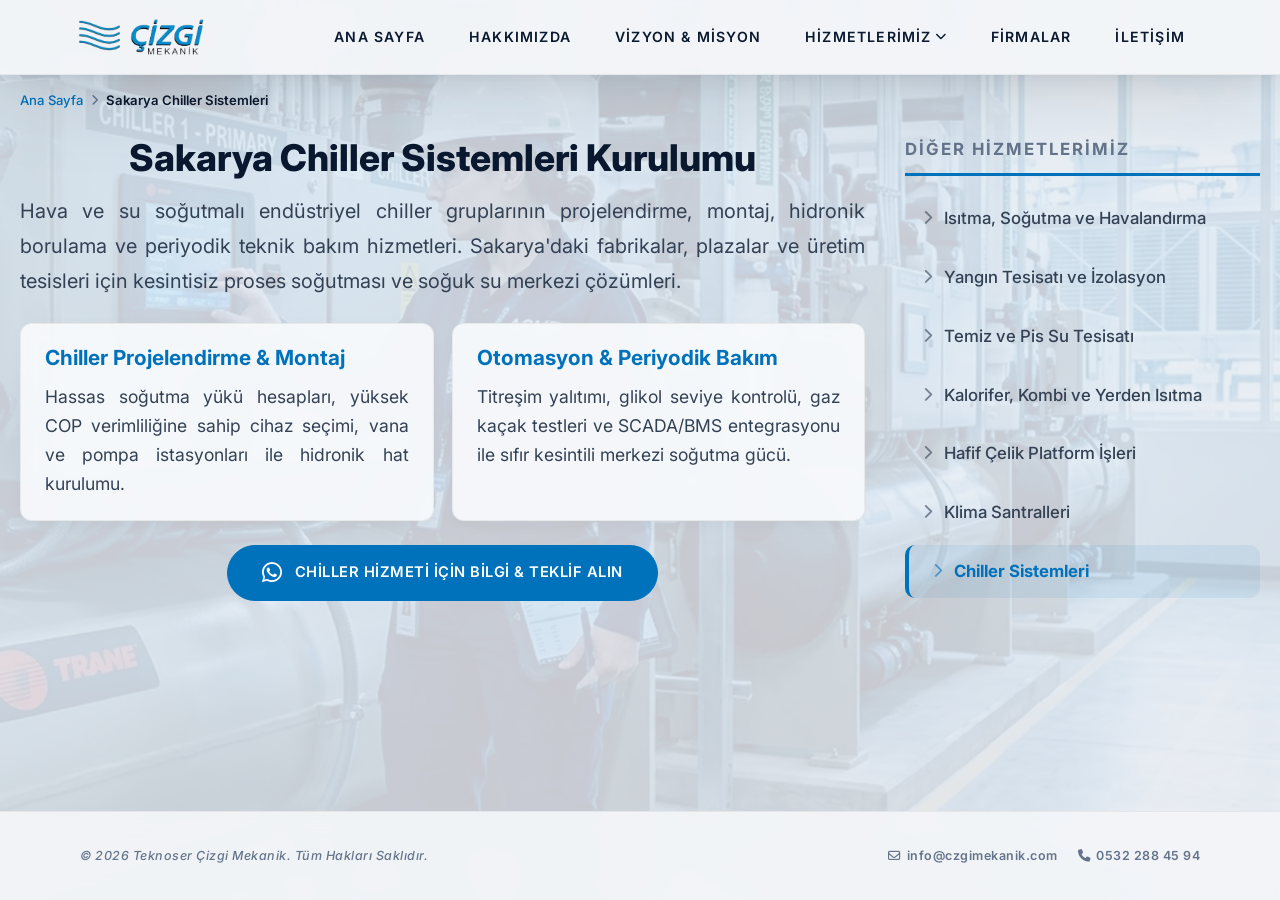
<file: sakarya-chiller-sistemleri.html>
<!DOCTYPE html>
<html lang="tr">
<head>
  <meta charset="UTF-8">
  <meta name="viewport" content="width=device-width, initial-scale=1.0">
  
  <!-- SEO Primary Meta Tags -->
  <title>Sakarya Chiller Sistemleri Kurulum ve Bakımı | Teknoser Çizgi Mekanik</title>
  <meta name="description" content="Sakarya Chiller sistemleri, hava ve su soğutmalı endüstriyel chiller kurulumu, soğutma kulesi, hidronik tesisat ve periyodik bakım hizmetleri. 1954'ten bu yana Sakarya ve Marmara bölgesinde güvenilir mekanik çözümler.">
  <meta name="keywords" content="Sakarya chiller sistemleri, Sakarya chiller, chiller montajı Sakarya, endüstriyel soğutma Sakarya, hava soğutmalı chiller, su soğutmalı chiller, Sakarya soğutma grubu, Çizgi Mekanik">
  <link rel="canonical" href="https://cizgimekanik.com/sakarya-chiller-sistemleri.html">
  <meta name="robots" content="index, follow, max-snippet:-1, max-image-preview:large, max-video-preview:-1">
  <meta name="author" content="Teknoser Çizgi Mekanik">
  <meta name="geo.region" content="TR-54">
  <meta name="geo.placename" content="Sakarya">

  <!-- Open Graph / Facebook -->
  <meta property="og:type" content="website">
  <meta property="og:url" content="https://cizgimekanik.com/sakarya-chiller-sistemleri.html">
  <meta property="og:title" content="Sakarya Chiller Sistemleri Kurulum ve Bakımı | Teknoser Çizgi Mekanik">
  <meta property="og:description" content="Sakarya ve Marmara bölgesinde endüstriyel tesisler, fabrikalar ve hastaneler için profesyonel chiller soğutma sistemleri tasarımı, montajı ve bakımı.">
  <meta property="og:image" content="https://cizgimekanik.com/assets/hizmet_chiller.png">

  <!-- Twitter Card -->
  <meta name="twitter:card" content="summary_large_image">
  <meta name="twitter:title" content="Sakarya Chiller Sistemleri Kurulum ve Bakımı | Teknoser Çizgi Mekanik">
  <meta name="twitter:description" content="Endüstriyel chiller soğutma grupları projelendirme ve montaj hizmetleri.">
  <meta name="twitter:image" content="https://cizgimekanik.com/assets/hizmet_chiller.png">

  <!-- Schema.org Structured Data (JSON-LD) -->
  <script type="application/ld+json">
  {
    "@context": "https://schema.org",
    "@type": "Service",
    "serviceType": "Chiller Soğutma Sistemleri Kurulum ve Bakımı",
    "name": "Sakarya Chiller Sistemleri",
    "provider": {
      "@type": "HVACBusiness",
      "name": "Teknoser Çizgi Mekanik",
      "image": "https://cizgimekanik.com/assets/cizgi_logo.png",
      "telephone": "+905322884594",
      "email": "info@czgimekanik.com",
      "address": {
        "@type": "PostalAddress",
        "addressLocality": "Sakarya",
        "addressCountry": "TR"
      },
      "areaServed": [
        {"@type": "AdministrativeArea", "name": "Sakarya"},
        {"@type": "AdministrativeArea", "name": "Kocaeli"},
        {"@type": "AdministrativeArea", "name": "Düzce"},
        {"@type": "AdministrativeArea", "name": "Bolu"},
        {"@type": "AdministrativeArea", "name": "Marmara Bölgesi"}
      ]
    },
    "description": "Sakarya'da hava ve su soğutmalı chiller grupları, soğutma kuleleri, hidronik borulama ve otomasyon kurulumu.",
    "offers": {
      "@type": "Offer",
      "priceCurrency": "TRY",
      "availability": "https://schema.org/InStock"
    }
  }
  </script>

  <link rel="stylesheet" href="css/style.css">
  <link rel="preconnect" href="https://fonts.googleapis.com">
  <link rel="preconnect" href="https://fonts.gstatic.com" crossorigin>
  <link href="https://fonts.googleapis.com/css2?family=Inter:wght@300;400;500;600&family=Montserrat:ital,wght@0,700;0,800;0,900;1,700;1,800;1,900&family=Outfit:wght@800;900&family=Cormorant+Garamond:ital,wght@0,500;1,500&display=swap" rel="stylesheet">
  <link rel="stylesheet" href="https://cdnjs.cloudflare.com/ajax/libs/font-awesome/6.4.0/css/all.min.css">
  <link rel="icon" type="image/svg+xml" href="assets/favicon.svg">
</head>
<body data-service="chiller">

  <!-- PRELOADER -->
  <div id="preloader" class="preloader">
    <div class="preloader-content">
      <img src="assets/cizgi_logo.png" alt="Çizgi Mekanik" class="preloader-logo">
      <div class="preloader-slogan">Tesisatta Kusursuz Çizgi</div>
    </div>
  </div>

  <!-- HEADER -->
  <header class="header">
    <div class="container header-inner">
      <a href="index.html" class="logo">
        <img src="assets/cizgi_logo.png" alt="Çizgi Mekanik Logo">
      </a>
      <nav class="nav-links">
        <a href="index.html">Ana Sayfa</a>
        <a href="hakkimizda.html">Hakkımızda</a>
        <a href="vizyon-misyon.html">Vizyon & Misyon</a>
        <div class="dropdown">
          <a href="#" style="cursor: default;">Hizmetlerimiz <i class="fa-solid fa-chevron-down" style="font-size: 0.7rem; margin-left: 3px;"></i></a>
          <div class="dropdown-content">
            <a href="sakarya-isitma-sogutma-havalandirma.html">Sakarya Isıtma, Soğutma ve Havalandırma</a>
            <a href="sakarya-yangin-tesisati-izolasyon.html">Sakarya Yangın Tesisatı ve İzolasyon</a>
            <a href="sakarya-temiz-pis-su-tesisati.html">Sakarya Temiz ve Pis Su Tesisatı</a>
            <a href="sakarya-kombi-kalorifer-yerden-isitma.html">Sakarya Kalorifer, Kombi ve Yerden Isıtma</a>
            <a href="sakarya-hafif-celik-platform.html">Sakarya Hafif Çelik Platform İşleri</a>
            <a href="sakarya-klima-santralleri.html">Sakarya Klima Santralleri</a>
            <a href="sakarya-chiller-sistemleri.html">Sakarya Chiller Sistemleri</a>
          </div>
        </div>
        <a href="firmalar.html">Firmalar</a>
        <a href="index.html#iletisim">İletişim</a>
      </nav>
      <button class="mobile-menu-btn" id="mobileMenuBtn" aria-label="Menü">
        <i class="fa-solid fa-bars"></i>
      </button>
    </div>
  </header>

  <!-- MOBILE NAV OVERLAY -->
  <div class="mobile-nav-overlay" id="mobileNavOverlay">
    <div class="mobile-nav-header">
      <a href="index.html" class="logo">
        <img src="assets/cizgi_logo.png" alt="Çizgi Mekanik">
      </a>
      <button class="mobile-nav-close" id="mobileNavClose" aria-label="Kapat">
        <i class="fa-solid fa-xmark"></i>
      </button>
    </div>
    <div class="mobile-nav-links">
      <a href="index.html" class="mobile-nav-link">Ana Sayfa <i class="fa-solid fa-chevron-right" style="font-size: 0.8rem;"></i></a>
      <a href="hakkimizda.html" class="mobile-nav-link">Hakkımızda <i class="fa-solid fa-chevron-right" style="font-size: 0.8rem;"></i></a>
      <a href="vizyon-misyon.html" class="mobile-nav-link">Vizyon & Misyon <i class="fa-solid fa-chevron-right" style="font-size: 0.8rem;"></i></a>
      <div class="mobile-nav-dropdown">
        <div class="mobile-nav-link" style="cursor: pointer;">Hizmetlerimiz <i class="fa-solid fa-chevron-down" style="font-size: 0.8rem;"></i></div>
        <div class="mobile-nav-dropdown-content">
          <a href="sakarya-isitma-sogutma-havalandirma.html">Isıtma, Soğutma ve Havalandırma</a>
          <a href="sakarya-yangin-tesisati-izolasyon.html">Yangın Tesisatı ve İzolasyon</a>
          <a href="sakarya-temiz-pis-su-tesisati.html">Temiz ve Pis Su Tesisatı</a>
          <a href="sakarya-kombi-kalorifer-yerden-isitma.html">Kalorifer, Kombi ve Yerden Isıtma</a>
          <a href="sakarya-hafif-celik-platform.html">Hafif Çelik Platform İşleri</a>
          <a href="sakarya-klima-santralleri.html">Klima Santralleri</a>
          <a href="sakarya-chiller-sistemleri.html">Chiller Sistemleri</a>
        </div>
      </div>
      <a href="firmalar.html" class="mobile-nav-link">Firmalar <i class="fa-solid fa-chevron-right" style="font-size: 0.8rem;"></i></a>
      <a href="index.html#iletisim" class="mobile-nav-link">İletişim <i class="fa-solid fa-chevron-right" style="font-size: 0.8rem;"></i></a>
    </div>
  </div>

  <!-- MOBILE FABs -->
  <div class="mobile-fabs">
    <a href="https://wa.me/905322884594" class="fab-btn whatsapp" aria-label="WhatsApp">
      <i class="fa-brands fa-whatsapp"></i>
    </a>
    <a href="tel:05322884594" class="fab-btn phone" aria-label="Telefon">
      <i class="fa-solid fa-phone"></i>
    </a>
  </div>

  <!-- SCROLL TO TOP -->
  <button class="scroll-top-btn" id="scrollTopBtn" aria-label="Yukarı git">
    <i class="fa-solid fa-chevron-up"></i>
  </button>

  <main class="hizmet-main container">
    <!-- Breadcrumb -->
    <div class="breadcrumb">
      <a href="index.html">Ana Sayfa</a>
      <span class="separator"><i class="fa-solid fa-chevron-right"></i></span>
      <span class="current">Sakarya Chiller Sistemleri</span>
    </div>

    <div class="hizmet-layout">
      <div class="hizmet-content">
        <h1 class="hizmet-title-text">Sakarya Chiller Sistemleri Kurulumu</h1>
        <p class="hizmet-desc-text">
          Hava ve su soğutmalı endüstriyel chiller gruplarının projelendirme, montaj, hidronik borulama ve periyodik teknik bakım hizmetleri. Sakarya'daki fabrikalar, plazalar ve üretim tesisleri için kesintisiz proses soğutması ve soğuk su merkezi çözümleri.
        </p>
        
        <div class="hizmet-grid">
          <div class="hizmet-card">
            <h3>Chiller Projelendirme & Montaj</h3>
            <p>Hassas soğutma yükü hesapları, yüksek COP verimliliğine sahip cihaz seçimi, vana ve pompa istasyonları ile hidronik hat kurulumu.</p>
          </div>
          <div class="hizmet-card">
            <h3>Otomasyon & Periyodik Bakım</h3>
            <p>Titreşim yalıtımı, glikol seviye kontrolü, gaz kaçak testleri ve SCADA/BMS entegrasyonu ile sıfır kesintili merkezi soğutma gücü.</p>
          </div>
        </div>

        <!-- Hizmete özel WhatsApp CTA -->
        <div class="hizmet-cta">
          <a href="https://wa.me/905322884594?text=Merhaba,%20Sakarya%20Chiller%20Sistemleri%20hizmetiniz%20hakk%C4%B1nda%20bilgi%20ve%20teklif%20almak%20istiyorum." target="_blank" class="btn btn-primary">
            <i class="fa-brands fa-whatsapp"></i> Chiller Hizmeti İçin Bilgi & Teklif Alın
          </a>
        </div>
      </div>

      <!-- Sidebar -->
      <aside class="hizmet-sidebar">
        <div class="sidebar-title">Diğer Hizmetlerimiz</div>
        <div class="sidebar-links">
          <a href="sakarya-isitma-sogutma-havalandirma.html"><i class="fa-solid fa-chevron-right"></i> Isıtma, Soğutma ve Havalandırma</a>
          <a href="sakarya-yangin-tesisati-izolasyon.html"><i class="fa-solid fa-chevron-right"></i> Yangın Tesisatı ve İzolasyon</a>
          <a href="sakarya-temiz-pis-su-tesisati.html"><i class="fa-solid fa-chevron-right"></i> Temiz ve Pis Su Tesisatı</a>
          <a href="sakarya-kombi-kalorifer-yerden-isitma.html"><i class="fa-solid fa-chevron-right"></i> Kalorifer, Kombi ve Yerden Isıtma</a>
          <a href="sakarya-hafif-celik-platform.html"><i class="fa-solid fa-chevron-right"></i> Hafif Çelik Platform İşleri</a>
          <a href="sakarya-klima-santralleri.html"><i class="fa-solid fa-chevron-right"></i> Klima Santralleri</a>
          <a href="sakarya-chiller-sistemleri.html" class="active"><i class="fa-solid fa-chevron-right"></i> Chiller Sistemleri</a>
        </div>
      </aside>
    </div>
  </main>

  <footer class="footer">
    <div class="container footer-inner">
      <div class="footer-left">
        <p>© 2026 Teknoser Çizgi Mekanik. Tüm Hakları Saklıdır.</p>
      </div>
      <div class="footer-right">
        <a href="mailto:info@czgimekanik.com"><i class="fa-regular fa-envelope"></i> info@czgimekanik.com</a>
        <a href="tel:05322884594"><i class="fa-solid fa-phone"></i> 0532 288 45 94</a>
      </div>
    </div>
  </footer>

  <script src="js/main.js"></script>
</body>
</html>
</file>
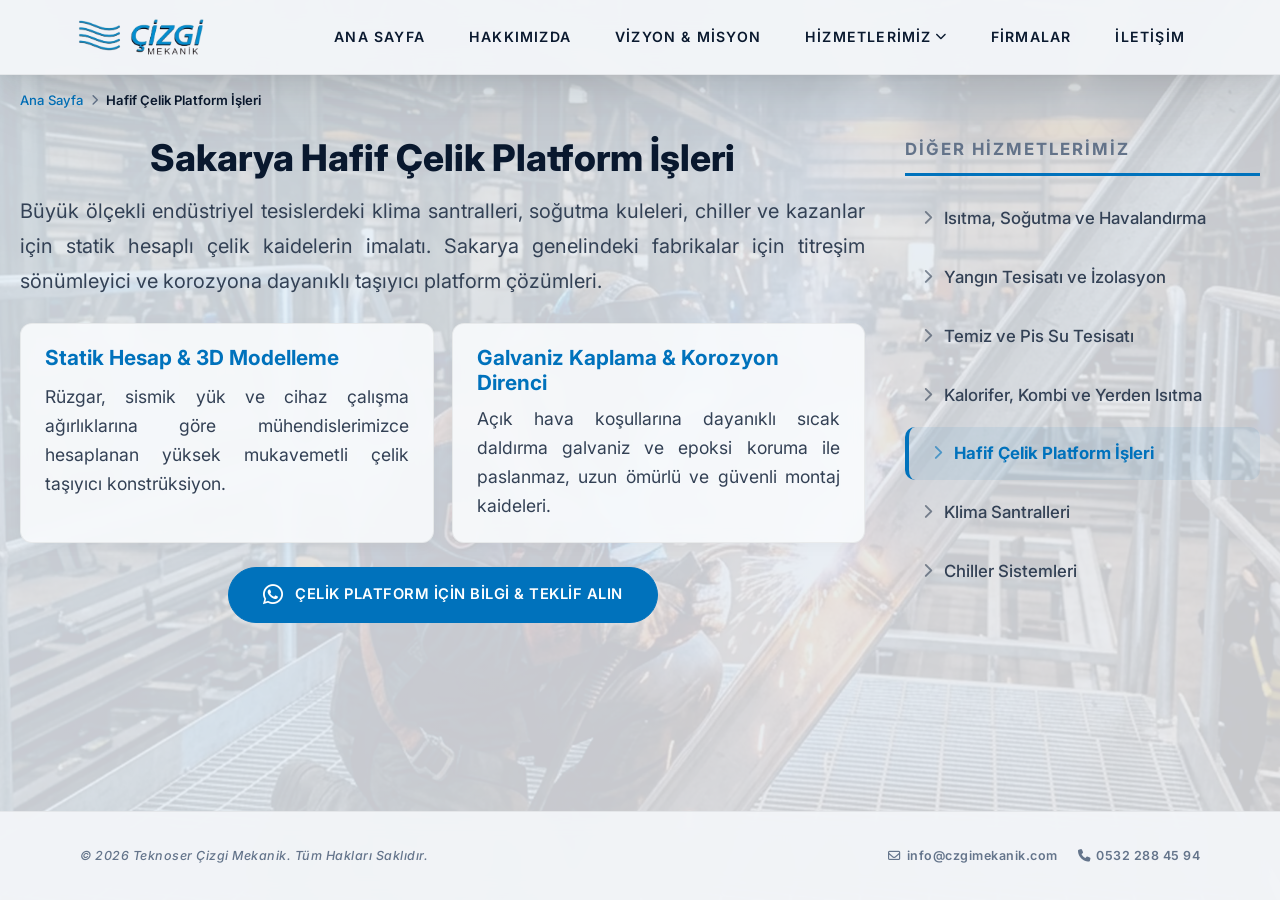
<file: sakarya-hafif-celik-platform.html>
<!DOCTYPE html>
<html lang="tr">
<head>
  <meta charset="UTF-8">
  <meta name="viewport" content="width=device-width, initial-scale=1.0">
  
  <!-- SEO Primary Meta Tags -->
  <title>Sakarya Hafif Çelik Platform İşleri | Teknoser Çizgi Mekanik</title>
  <meta name="description" content="Sakarya hafif çelik platform uygulamaları, mekanik cihaz taşıyıcı çelik konstrüksiyon, çatı klima santrali ve soğutma kulesi platform imalatı. Statik hesaplı mühendislik kalitesi.">
  <meta name="keywords" content="Sakarya hafif çelik, çelik platform Sakarya, mekanik taşıyıcı platform Sakarya, çelik konstrüksiyon Sakarya, cihaz kaidesi, Çizgi Mekanik">
  <link rel="canonical" href="https://cizgimekanik.com/sakarya-hafif-celik-platform.html">
  <meta name="robots" content="index, follow, max-snippet:-1, max-image-preview:large, max-video-preview:-1">
  <meta name="author" content="Teknoser Çizgi Mekanik">
  <meta name="geo.region" content="TR-54">
  <meta name="geo.placename" content="Sakarya">

  <!-- Open Graph / Facebook -->
  <meta property="og:type" content="website">
  <meta property="og:url" content="https://cizgimekanik.com/sakarya-hafif-celik-platform.html">
  <meta property="og:title" content="Sakarya Hafif Çelik Platform İşleri | Teknoser Çizgi Mekanik">
  <meta property="og:description" content="Mekanik cihazlar ve endüstriyel tesisler için statik hesaplı hafif çelik platform tasarımı ve imalatı.">
  <meta property="og:image" content="https://cizgimekanik.com/assets/hizmet_celik.png">

  <!-- Twitter Card -->
  <meta name="twitter:card" content="summary_large_image">
  <meta name="twitter:title" content="Sakarya Hafif Çelik Platform İşleri | Teknoser Çizgi Mekanik">
  <meta name="twitter:description" content="Hafif çelik platform ve taşıyıcı konstrüksiyon imalatı.">
  <meta name="twitter:image" content="https://cizgimekanik.com/assets/hizmet_celik.png">

  <!-- Schema.org Structured Data (JSON-LD) -->
  <script type="application/ld+json">
  {
    "@context": "https://schema.org",
    "@type": "Service",
    "serviceType": "Hafif Çelik Platform ve Mekanik Taşıyıcı Konstrüksiyon",
    "name": "Sakarya Hafif Çelik Platform İşleri",
    "provider": {
      "@type": "HVACBusiness",
      "name": "Teknoser Çizgi Mekanik",
      "image": "https://cizgimekanik.com/assets/cizgi_logo.png",
      "telephone": "+905322884594",
      "email": "info@czgimekanik.com",
      "address": {
        "@type": "PostalAddress",
        "addressLocality": "Sakarya",
        "addressCountry": "TR"
      },
      "areaServed": [
        {"@type": "AdministrativeArea", "name": "Sakarya"},
        {"@type": "AdministrativeArea", "name": "Kocaeli"},
        {"@type": "AdministrativeArea", "name": "Marmara Bölgesi"}
      ]
    },
    "description": "Büyük ölçekli endüstriyel tesislerdeki mekanik cihazların (klima santralleri, soğutma kuleleri, kazanlar) çatı veya zemin yerleşimleri için gerekli olan statik hesaplı çelik taşıyıcı platformların tasarımı ve imalatı."
  }
  </script>

  <link rel="stylesheet" href="css/style.css">
  <link rel="preconnect" href="https://fonts.googleapis.com">
  <link rel="preconnect" href="https://fonts.gstatic.com" crossorigin>
  <link href="https://fonts.googleapis.com/css2?family=Inter:wght@300;400;500;600&family=Montserrat:ital,wght@0,700;0,800;0,900;1,700;1,800;1,900&family=Outfit:wght@800;900&family=Cormorant+Garamond:ital,wght@0,500;1,500&display=swap" rel="stylesheet">
  <link rel="stylesheet" href="https://cdnjs.cloudflare.com/ajax/libs/font-awesome/6.4.0/css/all.min.css">
  <link rel="icon" type="image/svg+xml" href="assets/favicon.svg">
</head>
<body data-service="celik">

  <!-- PRELOADER -->
  <div id="preloader" class="preloader">
    <div class="preloader-content">
      <img src="assets/cizgi_logo.png" alt="Çizgi Mekanik" class="preloader-logo">
      <div class="preloader-slogan">Tesisatta Kusursuz Çizgi</div>
    </div>
  </div>

  <!-- HEADER -->
  <header class="header">
    <div class="container header-inner">
      <a href="index.html" class="logo">
        <img src="assets/cizgi_logo.png" alt="Çizgi Mekanik Logo">
      </a>
      <nav class="nav-links">
        <a href="index.html">Ana Sayfa</a>
        <a href="hakkimizda.html">Hakkımızda</a>
        <a href="vizyon-misyon.html">Vizyon & Misyon</a>
        <div class="dropdown">
          <a href="#" style="cursor: default;">Hizmetlerimiz <i class="fa-solid fa-chevron-down" style="font-size: 0.7rem; margin-left: 3px;"></i></a>
          <div class="dropdown-content">
            <a href="sakarya-isitma-sogutma-havalandirma.html">Sakarya Isıtma, Soğutma ve Havalandırma</a>
            <a href="sakarya-yangin-tesisati-izolasyon.html">Sakarya Yangın Tesisatı ve İzolasyon</a>
            <a href="sakarya-temiz-pis-su-tesisati.html">Sakarya Temiz ve Pis Su Tesisatı</a>
            <a href="sakarya-kombi-kalorifer-yerden-isitma.html">Sakarya Kalorifer, Kombi ve Yerden Isıtma</a>
            <a href="sakarya-hafif-celik-platform.html">Sakarya Hafif Çelik Platform İşleri</a>
            <a href="sakarya-klima-santralleri.html">Sakarya Klima Santralleri</a>
            <a href="sakarya-chiller-sistemleri.html">Sakarya Chiller Sistemleri</a>
          </div>
        </div>
        <a href="firmalar.html">Firmalar</a>
        <a href="index.html#iletisim">İletişim</a>
      </nav>
      <button class="mobile-menu-btn" id="mobileMenuBtn" aria-label="Menü">
        <i class="fa-solid fa-bars"></i>
      </button>
    </div>
  </header>

  <!-- MOBILE NAV OVERLAY -->
  <div class="mobile-nav-overlay" id="mobileNavOverlay">
    <div class="mobile-nav-header">
      <a href="index.html" class="logo">
        <img src="assets/cizgi_logo.png" alt="Çizgi Mekanik">
      </a>
      <button class="mobile-nav-close" id="mobileNavClose" aria-label="Kapat">
        <i class="fa-solid fa-xmark"></i>
      </button>
    </div>
    <div class="mobile-nav-links">
      <a href="index.html" class="mobile-nav-link">Ana Sayfa <i class="fa-solid fa-chevron-right" style="font-size: 0.8rem;"></i></a>
      <a href="hakkimizda.html" class="mobile-nav-link">Hakkımızda <i class="fa-solid fa-chevron-right" style="font-size: 0.8rem;"></i></a>
      <a href="vizyon-misyon.html" class="mobile-nav-link">Vizyon & Misyon <i class="fa-solid fa-chevron-right" style="font-size: 0.8rem;"></i></a>
      <div class="mobile-nav-dropdown">
        <div class="mobile-nav-link" style="cursor: pointer;">Hizmetlerimiz <i class="fa-solid fa-chevron-down" style="font-size: 0.8rem;"></i></div>
        <div class="mobile-nav-dropdown-content">
          <a href="sakarya-isitma-sogutma-havalandirma.html">Isıtma, Soğutma ve Havalandırma</a>
          <a href="sakarya-yangin-tesisati-izolasyon.html">Yangın Tesisatı ve İzolasyon</a>
          <a href="sakarya-temiz-pis-su-tesisati.html">Temiz ve Pis Su Tesisatı</a>
          <a href="sakarya-kombi-kalorifer-yerden-isitma.html">Kalorifer, Kombi ve Yerden Isıtma</a>
          <a href="sakarya-hafif-celik-platform.html">Hafif Çelik Platform İşleri</a>
          <a href="sakarya-klima-santralleri.html">Klima Santralleri</a>
          <a href="sakarya-chiller-sistemleri.html">Chiller Sistemleri</a>
        </div>
      </div>
      <a href="firmalar.html" class="mobile-nav-link">Firmalar <i class="fa-solid fa-chevron-right" style="font-size: 0.8rem;"></i></a>
      <a href="index.html#iletisim" class="mobile-nav-link">İletişim <i class="fa-solid fa-chevron-right" style="font-size: 0.8rem;"></i></a>
    </div>
  </div>

  <!-- MOBILE FABs -->
  <div class="mobile-fabs">
    <a href="https://wa.me/905322884594" class="fab-btn whatsapp" aria-label="WhatsApp">
      <i class="fa-brands fa-whatsapp"></i>
    </a>
    <a href="tel:05322884594" class="fab-btn phone" aria-label="Telefon">
      <i class="fa-solid fa-phone"></i>
    </a>
  </div>

  <!-- SCROLL TO TOP -->
  <button class="scroll-top-btn" id="scrollTopBtn" aria-label="Yukarı git">
    <i class="fa-solid fa-chevron-up"></i>
  </button>

  <main class="hizmet-main container">
    <!-- Breadcrumb -->
    <div class="breadcrumb">
      <a href="index.html">Ana Sayfa</a>
      <span class="separator"><i class="fa-solid fa-chevron-right"></i></span>
      <span class="current">Hafif Çelik Platform İşleri</span>
    </div>

    <div class="hizmet-layout">
      <div class="hizmet-content">
        <h1 class="hizmet-title-text">Sakarya Hafif Çelik Platform İşleri</h1>
        <p class="hizmet-desc-text">
          Büyük ölçekli endüstriyel tesislerdeki klima santralleri, soğutma kuleleri, chiller ve kazanlar için statik hesaplı çelik kaidelerin imalatı. Sakarya genelindeki fabrikalar için titreşim sönümleyici ve korozyona dayanıklı taşıyıcı platform çözümleri.
        </p>
        
        <div class="hizmet-grid">
          <div class="hizmet-card">
            <h3>Statik Hesap & 3D Modelleme</h3>
            <p>Rüzgar, sismik yük ve cihaz çalışma ağırlıklarına göre mühendislerimizce hesaplanan yüksek mukavemetli çelik taşıyıcı konstrüksiyon.</p>
          </div>
          <div class="hizmet-card">
            <h3>Galvaniz Kaplama & Korozyon Direnci</h3>
            <p>Açık hava koşullarına dayanıklı sıcak daldırma galvaniz ve epoksi koruma ile paslanmaz, uzun ömürlü ve güvenli montaj kaideleri.</p>
          </div>
        </div>

        <!-- Hizmete özel WhatsApp CTA -->
        <div class="hizmet-cta">
          <a href="https://wa.me/905322884594?text=Merhaba,%20Sakarya%20Hafif%20%C3%87elik%20Platform%20hizmetiniz%20hakk%C4%B1nda%20bilgi%20ve%20teklif%20almak%20istiyorum." target="_blank" class="btn btn-primary">
            <i class="fa-brands fa-whatsapp"></i> Çelik Platform İçin Bilgi & Teklif Alın
          </a>
        </div>
      </div>

      <!-- Sidebar -->
      <aside class="hizmet-sidebar">
        <div class="sidebar-title">Diğer Hizmetlerimiz</div>
        <div class="sidebar-links">
          <a href="sakarya-isitma-sogutma-havalandirma.html"><i class="fa-solid fa-chevron-right"></i> Isıtma, Soğutma ve Havalandırma</a>
          <a href="sakarya-yangin-tesisati-izolasyon.html"><i class="fa-solid fa-chevron-right"></i> Yangın Tesisatı ve İzolasyon</a>
          <a href="sakarya-temiz-pis-su-tesisati.html"><i class="fa-solid fa-chevron-right"></i> Temiz ve Pis Su Tesisatı</a>
          <a href="sakarya-kombi-kalorifer-yerden-isitma.html"><i class="fa-solid fa-chevron-right"></i> Kalorifer, Kombi ve Yerden Isıtma</a>
          <a href="sakarya-hafif-celik-platform.html" class="active"><i class="fa-solid fa-chevron-right"></i> Hafif Çelik Platform İşleri</a>
          <a href="sakarya-klima-santralleri.html"><i class="fa-solid fa-chevron-right"></i> Klima Santralleri</a>
          <a href="sakarya-chiller-sistemleri.html"><i class="fa-solid fa-chevron-right"></i> Chiller Sistemleri</a>
        </div>
      </aside>
    </div>
  </main>

  <footer class="footer">
    <div class="container footer-inner">
      <div class="footer-left">
        <p>© 2026 Teknoser Çizgi Mekanik. Tüm Hakları Saklıdır.</p>
      </div>
      <div class="footer-right">
        <a href="mailto:info@czgimekanik.com"><i class="fa-regular fa-envelope"></i> info@czgimekanik.com</a>
        <a href="tel:05322884594"><i class="fa-solid fa-phone"></i> 0532 288 45 94</a>
      </div>
    </div>
  </footer>

  <script src="js/main.js"></script>
</body>
</html>
</file>
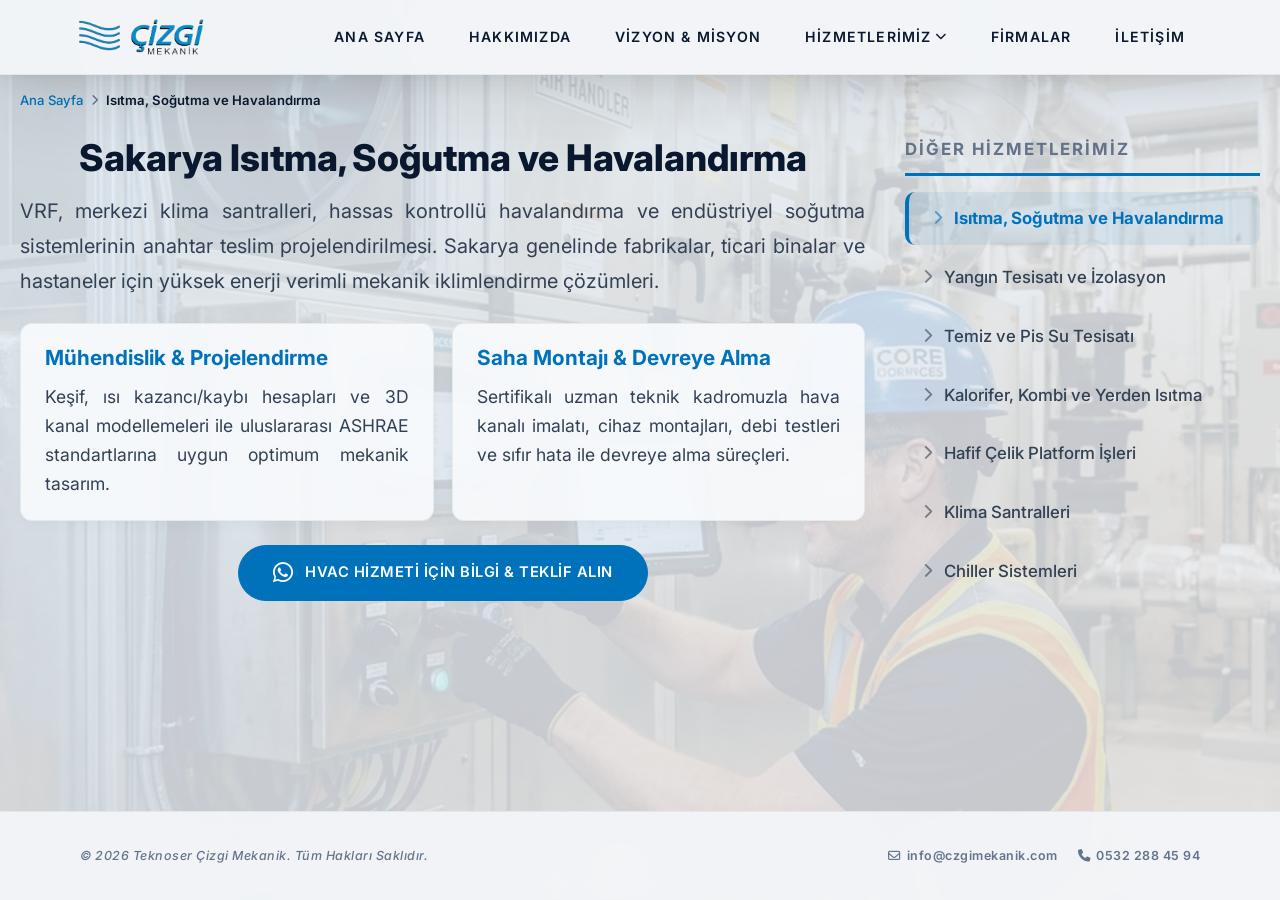
<file: sakarya-isitma-sogutma-havalandirma.html>
<!DOCTYPE html>
<html lang="tr">
<head>
  <meta charset="UTF-8">
  <meta name="viewport" content="width=device-width, initial-scale=1.0">
  
  <!-- SEO Primary Meta Tags -->
  <title>Sakarya Isıtma, Soğutma ve Havalandırma (HVAC) | Teknoser Çizgi Mekanik</title>
  <meta name="description" content="Sakarya ısıtma soğutma ve havalandırma (HVAC) mekanik tesisat projelendirme ve taahhüt hizmetleri. Fabrika, hastane ve ticari binalar için profesyonel çözümler. 1954'ten beri.">
  <meta name="keywords" content="Sakarya ısıtma soğutma, Sakarya havalandırma, Sakarya HVAC, mekanik tesisat Sakarya, endüstriyel havalandırma Sakarya, VRF sistemleri Sakarya, Çizgi Mekanik">
  <link rel="canonical" href="https://cizgimekanik.com/sakarya-isitma-sogutma-havalandirma.html">
  <meta name="robots" content="index, follow, max-snippet:-1, max-image-preview:large, max-video-preview:-1">
  <meta name="author" content="Teknoser Çizgi Mekanik">
  <meta name="geo.region" content="TR-54">
  <meta name="geo.placename" content="Sakarya">

  <!-- Open Graph / Facebook -->
  <meta property="og:type" content="website">
  <meta property="og:url" content="https://cizgimekanik.com/sakarya-isitma-sogutma-havalandirma.html">
  <meta property="og:title" content="Sakarya Isıtma, Soğutma ve Havalandırma (HVAC) | Teknoser Çizgi Mekanik">
  <meta property="og:description" content="Sakarya'da profesyonel HVAC mekanik tesisat sistemleri, VRF ve kanal imalatı.">
  <meta property="og:image" content="https://cizgimekanik.com/assets/hizmet_hvac.png">

  <!-- Twitter Card -->
  <meta name="twitter:card" content="summary_large_image">
  <meta name="twitter:title" content="Sakarya Isıtma, Soğutma ve Havalandırma (HVAC) | Teknoser Çizgi Mekanik">
  <meta name="twitter:description" content="HVAC mekanik tesisat projelendirme ve kurulumu.">
  <meta name="twitter:image" content="https://cizgimekanik.com/assets/hizmet_hvac.png">

  <!-- Schema.org Structured Data (JSON-LD) -->
  <script type="application/ld+json">
  {
    "@context": "https://schema.org",
    "@type": "Service",
    "serviceType": "Isıtma, Soğutma ve Havalandırma Tesisatı",
    "name": "Sakarya Isıtma, Soğutma ve Havalandırma",
    "provider": {
      "@type": "HVACBusiness",
      "name": "Teknoser Çizgi Mekanik",
      "image": "https://cizgimekanik.com/assets/cizgi_logo.png",
      "telephone": "+905322884594",
      "email": "info@czgimekanik.com",
      "address": {
        "@type": "PostalAddress",
        "addressLocality": "Sakarya",
        "addressCountry": "TR"
      },
      "areaServed": [
        {"@type": "AdministrativeArea", "name": "Sakarya"},
        {"@type": "AdministrativeArea", "name": "Kocaeli"},
        {"@type": "AdministrativeArea", "name": "Düzce"},
        {"@type": "AdministrativeArea", "name": "Bolu"},
        {"@type": "AdministrativeArea", "name": "Marmara Bölgesi"}
      ]
    },
    "description": "Sakarya'da hastaneler, fabrikalar ve ticari merkezler için VRF, Chiller, Klima Santralleri ve havalandırma kanalı montajı.",
    "offers": {
      "@type": "Offer",
      "priceCurrency": "TRY",
      "availability": "https://schema.org/InStock"
    }
  }
  </script>

  <link rel="stylesheet" href="css/style.css">
  <link rel="preconnect" href="https://fonts.googleapis.com">
  <link rel="preconnect" href="https://fonts.gstatic.com" crossorigin>
  <link href="https://fonts.googleapis.com/css2?family=Inter:wght@300;400;500;600&family=Montserrat:ital,wght@0,700;0,800;0,900;1,700;1,800;1,900&family=Outfit:wght@800;900&family=Cormorant+Garamond:ital,wght@0,500;1,500&display=swap" rel="stylesheet">
  <link rel="stylesheet" href="https://cdnjs.cloudflare.com/ajax/libs/font-awesome/6.4.0/css/all.min.css">
  <link rel="icon" type="image/svg+xml" href="assets/favicon.svg">
</head>
<body data-service="havalandirma">

  <!-- PRELOADER -->
  <div id="preloader" class="preloader">
    <div class="preloader-content">
      <img src="assets/cizgi_logo.png" alt="Çizgi Mekanik" class="preloader-logo">
      <div class="preloader-slogan">Tesisatta Kusursuz Çizgi</div>
    </div>
  </div>

  <!-- HEADER -->
  <header class="header">
    <div class="container header-inner">
      <a href="index.html" class="logo">
        <img src="assets/cizgi_logo.png" alt="Çizgi Mekanik Logo">
      </a>
      <nav class="nav-links">
        <a href="index.html">Ana Sayfa</a>
        <a href="hakkimizda.html">Hakkımızda</a>
        <a href="vizyon-misyon.html">Vizyon & Misyon</a>
        <div class="dropdown">
          <a href="#" style="cursor: default;">Hizmetlerimiz <i class="fa-solid fa-chevron-down" style="font-size: 0.7rem; margin-left: 3px;"></i></a>
          <div class="dropdown-content">
            <a href="sakarya-isitma-sogutma-havalandirma.html">Sakarya Isıtma, Soğutma ve Havalandırma</a>
            <a href="sakarya-yangin-tesisati-izolasyon.html">Sakarya Yangın Tesisatı ve İzolasyon</a>
            <a href="sakarya-temiz-pis-su-tesisati.html">Sakarya Temiz ve Pis Su Tesisatı</a>
            <a href="sakarya-kombi-kalorifer-yerden-isitma.html">Sakarya Kalorifer, Kombi ve Yerden Isıtma</a>
            <a href="sakarya-hafif-celik-platform.html">Sakarya Hafif Çelik Platform İşleri</a>
            <a href="sakarya-klima-santralleri.html">Sakarya Klima Santralleri</a>
            <a href="sakarya-chiller-sistemleri.html">Sakarya Chiller Sistemleri</a>
          </div>
        </div>
        <a href="firmalar.html">Firmalar</a>
        <a href="index.html#iletisim">İletişim</a>
      </nav>
      <button class="mobile-menu-btn" id="mobileMenuBtn" aria-label="Menü">
        <i class="fa-solid fa-bars"></i>
      </button>
    </div>
  </header>

  <!-- MOBILE NAV OVERLAY -->
  <div class="mobile-nav-overlay" id="mobileNavOverlay">
    <div class="mobile-nav-header">
      <a href="index.html" class="logo">
        <img src="assets/cizgi_logo.png" alt="Çizgi Mekanik">
      </a>
      <button class="mobile-nav-close" id="mobileNavClose" aria-label="Kapat">
        <i class="fa-solid fa-xmark"></i>
      </button>
    </div>
    <div class="mobile-nav-links">
      <a href="index.html" class="mobile-nav-link">Ana Sayfa <i class="fa-solid fa-chevron-right" style="font-size: 0.8rem;"></i></a>
      <a href="hakkimizda.html" class="mobile-nav-link">Hakkımızda <i class="fa-solid fa-chevron-right" style="font-size: 0.8rem;"></i></a>
      <a href="vizyon-misyon.html" class="mobile-nav-link">Vizyon & Misyon <i class="fa-solid fa-chevron-right" style="font-size: 0.8rem;"></i></a>
      <div class="mobile-nav-dropdown">
        <div class="mobile-nav-link" style="cursor: pointer;">Hizmetlerimiz <i class="fa-solid fa-chevron-down" style="font-size: 0.8rem;"></i></div>
        <div class="mobile-nav-dropdown-content">
          <a href="sakarya-isitma-sogutma-havalandirma.html">Isıtma, Soğutma ve Havalandırma</a>
          <a href="sakarya-yangin-tesisati-izolasyon.html">Yangın Tesisatı ve İzolasyon</a>
          <a href="sakarya-temiz-pis-su-tesisati.html">Temiz ve Pis Su Tesisatı</a>
          <a href="sakarya-kombi-kalorifer-yerden-isitma.html">Kalorifer, Kombi ve Yerden Isıtma</a>
          <a href="sakarya-hafif-celik-platform.html">Hafif Çelik Platform İşleri</a>
          <a href="sakarya-klima-santralleri.html">Klima Santralleri</a>
          <a href="sakarya-chiller-sistemleri.html">Chiller Sistemleri</a>
        </div>
      </div>
      <a href="firmalar.html" class="mobile-nav-link">Firmalar <i class="fa-solid fa-chevron-right" style="font-size: 0.8rem;"></i></a>
      <a href="index.html#iletisim" class="mobile-nav-link">İletişim <i class="fa-solid fa-chevron-right" style="font-size: 0.8rem;"></i></a>
    </div>
  </div>

  <!-- MOBILE FABs -->
  <div class="mobile-fabs">
    <a href="https://wa.me/905322884594" class="fab-btn whatsapp" aria-label="WhatsApp">
      <i class="fa-brands fa-whatsapp"></i>
    </a>
    <a href="tel:05322884594" class="fab-btn phone" aria-label="Telefon">
      <i class="fa-solid fa-phone"></i>
    </a>
  </div>

  <!-- SCROLL TO TOP -->
  <button class="scroll-top-btn" id="scrollTopBtn" aria-label="Yukarı git">
    <i class="fa-solid fa-chevron-up"></i>
  </button>

  <main class="hizmet-main container">
    <!-- Breadcrumb -->
    <div class="breadcrumb">
      <a href="index.html">Ana Sayfa</a>
      <span class="separator"><i class="fa-solid fa-chevron-right"></i></span>
      <span class="current">Isıtma, Soğutma ve Havalandırma</span>
    </div>

    <div class="hizmet-layout">
      <div class="hizmet-content">
        <h1 class="hizmet-title-text">Sakarya Isıtma, Soğutma ve Havalandırma</h1>
        <p class="hizmet-desc-text">
          VRF, merkezi klima santralleri, hassas kontrollü havalandırma ve endüstriyel soğutma sistemlerinin anahtar teslim projelendirilmesi. Sakarya genelinde fabrikalar, ticari binalar ve hastaneler için yüksek enerji verimli mekanik iklimlendirme çözümleri.
        </p>
        
        <div class="hizmet-grid">
          <div class="hizmet-card">
            <h3>Mühendislik & Projelendirme</h3>
            <p>Keşif, ısı kazancı/kaybı hesapları ve 3D kanal modellemeleri ile uluslararası ASHRAE standartlarına uygun optimum mekanik tasarım.</p>
          </div>
          <div class="hizmet-card">
            <h3>Saha Montajı & Devreye Alma</h3>
            <p>Sertifikalı uzman teknik kadromuzla hava kanalı imalatı, cihaz montajları, debi testleri ve sıfır hata ile devreye alma süreçleri.</p>
          </div>
        </div>

        <!-- Hizmete özel WhatsApp CTA -->
        <div class="hizmet-cta">
          <a href="https://wa.me/905322884594?text=Merhaba,%20Sakarya%20Is%C4%B1tma%20So%C4%9Futma%20Havaland%C4%B1rma%20hizmetiniz%20hakk%C4%B1nda%20bilgi%20ve%20teklif%20almak%20istiyorum." target="_blank" class="btn btn-primary">
            <i class="fa-brands fa-whatsapp"></i> HVAC Hizmeti İçin Bilgi & Teklif Alın
          </a>
        </div>
      </div>

      <!-- Sidebar -->
      <aside class="hizmet-sidebar">
        <div class="sidebar-title">Diğer Hizmetlerimiz</div>
        <div class="sidebar-links">
          <a href="sakarya-isitma-sogutma-havalandirma.html" class="active"><i class="fa-solid fa-chevron-right"></i> Isıtma, Soğutma ve Havalandırma</a>
          <a href="sakarya-yangin-tesisati-izolasyon.html"><i class="fa-solid fa-chevron-right"></i> Yangın Tesisatı ve İzolasyon</a>
          <a href="sakarya-temiz-pis-su-tesisati.html"><i class="fa-solid fa-chevron-right"></i> Temiz ve Pis Su Tesisatı</a>
          <a href="sakarya-kombi-kalorifer-yerden-isitma.html"><i class="fa-solid fa-chevron-right"></i> Kalorifer, Kombi ve Yerden Isıtma</a>
          <a href="sakarya-hafif-celik-platform.html"><i class="fa-solid fa-chevron-right"></i> Hafif Çelik Platform İşleri</a>
          <a href="sakarya-klima-santralleri.html"><i class="fa-solid fa-chevron-right"></i> Klima Santralleri</a>
          <a href="sakarya-chiller-sistemleri.html"><i class="fa-solid fa-chevron-right"></i> Chiller Sistemleri</a>
        </div>
      </aside>
    </div>
  </main>

  <footer class="footer">
    <div class="container footer-inner">
      <div class="footer-left">
        <p>© 2026 Teknoser Çizgi Mekanik. Tüm Hakları Saklıdır.</p>
      </div>
      <div class="footer-right">
        <a href="mailto:info@czgimekanik.com"><i class="fa-regular fa-envelope"></i> info@czgimekanik.com</a>
        <a href="tel:05322884594"><i class="fa-solid fa-phone"></i> 0532 288 45 94</a>
      </div>
    </div>
  </footer>

  <script src="js/main.js"></script>
</body>
</html>
</file>
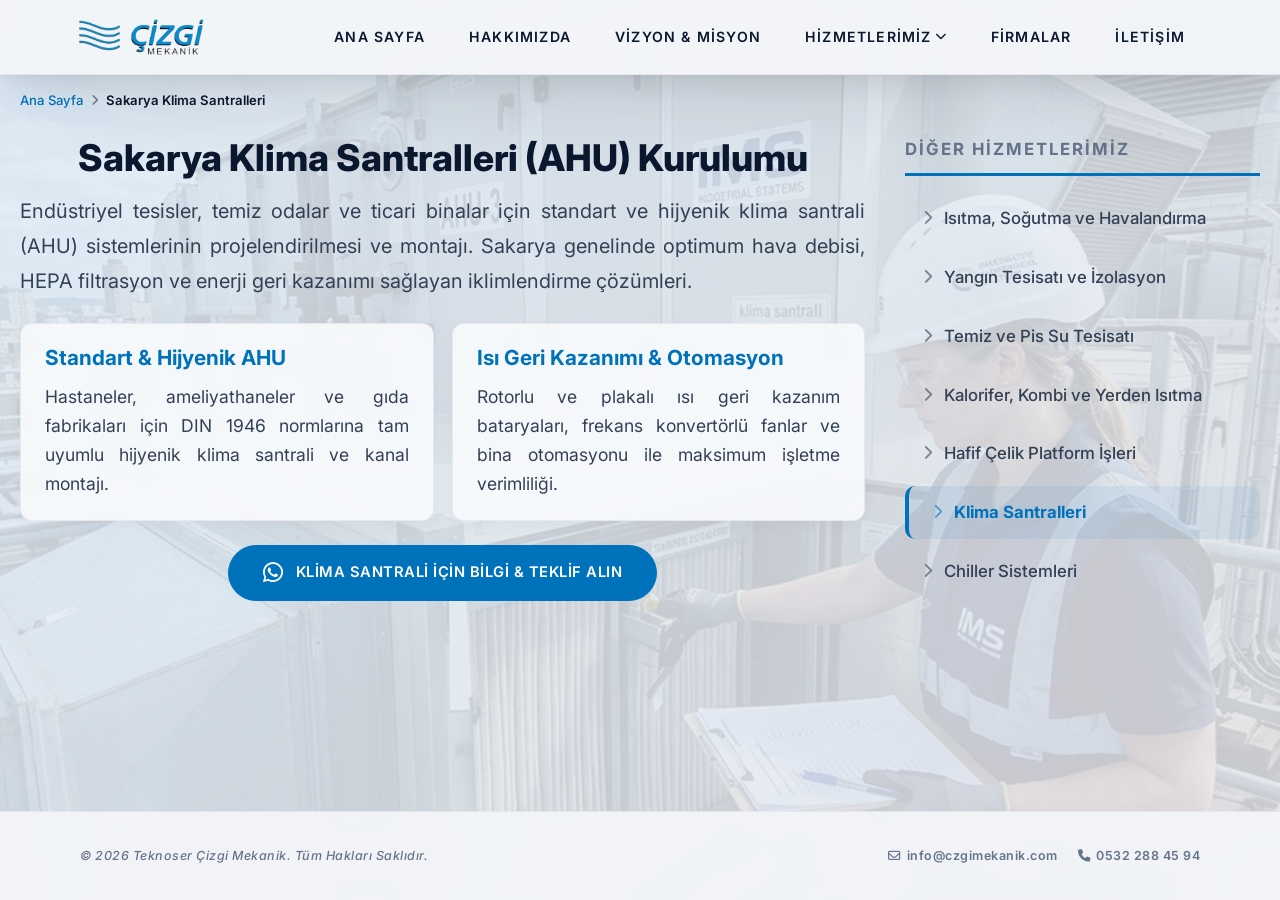
<file: sakarya-klima-santralleri.html>
<!DOCTYPE html>
<html lang="tr">
<head>
  <meta charset="UTF-8">
  <meta name="viewport" content="width=device-width, initial-scale=1.0">
  
  <!-- SEO Primary Meta Tags -->
  <title>Sakarya Klima Santralleri (AHU) Kurulum ve Montajı | Teknoser Çizgi Mekanik</title>
  <meta name="description" content="Sakarya klima santralleri (AHU), hijyenik klima santrali, enerji geri kazanımlı havalandırma üniteleri kurulumu ve bakımı. 1954'ten bu yana Teknoser Çizgi Mekanik güvencesiyle.">
  <meta name="keywords" content="Sakarya klima santralleri, klima santrali montajı Sakarya, AHU Sakarya, hijyenik klima santrali Sakarya, hastane havalandırma Sakarya, endüstriyel klima santrali, Çizgi Mekanik">
  <link rel="canonical" href="https://cizgimekanik.com/sakarya-klima-santralleri.html">
  <meta name="robots" content="index, follow, max-snippet:-1, max-image-preview:large, max-video-preview:-1">
  <meta name="author" content="Teknoser Çizgi Mekanik">
  <meta name="geo.region" content="TR-54">
  <meta name="geo.placename" content="Sakarya">

  <!-- Open Graph / Facebook -->
  <meta property="og:type" content="website">
  <meta property="og:url" content="https://cizgimekanik.com/sakarya-klima-santralleri.html">
  <meta property="og:title" content="Sakarya Klima Santralleri (AHU) Kurulum ve Montajı | Teknoser Çizgi Mekanik">
  <meta property="og:description" content="Endüstriyel tesisler, fabrikalar ve hastaneler için profesyonel klima santrali (AHU) montajı ve devreye alma hizmetleri.">
  <meta property="og:image" content="https://cizgimekanik.com/assets/hizmet_klima_santrali.png">

  <!-- Twitter Card -->
  <meta name="twitter:card" content="summary_large_image">
  <meta name="twitter:title" content="Sakarya Klima Santralleri (AHU) Kurulum ve Montajı | Teknoser Çizgi Mekanik">
  <meta name="twitter:description" content="Klima santralleri projelendirme, montaj ve bakım hizmetleri.">
  <meta name="twitter:image" content="https://cizgimekanik.com/assets/hizmet_klima_santrali.png">

  <!-- Schema.org Structured Data (JSON-LD) -->
  <script type="application/ld+json">
  {
    "@context": "https://schema.org",
    "@type": "Service",
    "serviceType": "Klima Santralleri (AHU) Kurulumu",
    "name": "Sakarya Klima Santralleri",
    "provider": {
      "@type": "HVACBusiness",
      "name": "Teknoser Çizgi Mekanik",
      "image": "https://cizgimekanik.com/assets/cizgi_logo.png",
      "telephone": "+905322884594",
      "email": "info@czgimekanik.com",
      "address": {
        "@type": "PostalAddress",
        "addressLocality": "Sakarya",
        "addressCountry": "TR"
      },
      "areaServed": [
        {"@type": "AdministrativeArea", "name": "Sakarya"},
        {"@type": "AdministrativeArea", "name": "Kocaeli"},
        {"@type": "AdministrativeArea", "name": "Düzce"},
        {"@type": "AdministrativeArea", "name": "Bolu"},
        {"@type": "AdministrativeArea", "name": "Marmara Bölgesi"}
      ]
    },
    "description": "Sakarya'da standart ve hijyenik klima santrali (AHU) sistemleri, HEPA filtre entegrasyonu ve otomasyon devreye alma.",
    "offers": {
      "@type": "Offer",
      "priceCurrency": "TRY",
      "availability": "https://schema.org/InStock"
    }
  }
  </script>

  <link rel="stylesheet" href="css/style.css">
  <link rel="preconnect" href="https://fonts.googleapis.com">
  <link rel="preconnect" href="https://fonts.gstatic.com" crossorigin>
  <link href="https://fonts.googleapis.com/css2?family=Inter:wght@300;400;500;600&family=Montserrat:ital,wght@0,700;0,800;0,900;1,700;1,800;1,900&family=Outfit:wght@800;900&family=Cormorant+Garamond:ital,wght@0,500;1,500&display=swap" rel="stylesheet">
  <link rel="stylesheet" href="https://cdnjs.cloudflare.com/ajax/libs/font-awesome/6.4.0/css/all.min.css">
  <link rel="icon" type="image/svg+xml" href="assets/favicon.svg">
</head>
<body data-service="klima-santrali">

  <!-- PRELOADER -->
  <div id="preloader" class="preloader">
    <div class="preloader-content">
      <img src="assets/cizgi_logo.png" alt="Çizgi Mekanik" class="preloader-logo">
      <div class="preloader-slogan">Tesisatta Kusursuz Çizgi</div>
    </div>
  </div>

  <!-- HEADER -->
  <header class="header">
    <div class="container header-inner">
      <a href="index.html" class="logo">
        <img src="assets/cizgi_logo.png" alt="Çizgi Mekanik Logo">
      </a>
      <nav class="nav-links">
        <a href="index.html">Ana Sayfa</a>
        <a href="hakkimizda.html">Hakkımızda</a>
        <a href="vizyon-misyon.html">Vizyon & Misyon</a>
        <div class="dropdown">
          <a href="#" style="cursor: default;">Hizmetlerimiz <i class="fa-solid fa-chevron-down" style="font-size: 0.7rem; margin-left: 3px;"></i></a>
          <div class="dropdown-content">
            <a href="sakarya-isitma-sogutma-havalandirma.html">Sakarya Isıtma, Soğutma ve Havalandırma</a>
            <a href="sakarya-yangin-tesisati-izolasyon.html">Sakarya Yangın Tesisatı ve İzolasyon</a>
            <a href="sakarya-temiz-pis-su-tesisati.html">Sakarya Temiz ve Pis Su Tesisatı</a>
            <a href="sakarya-kombi-kalorifer-yerden-isitma.html">Sakarya Kalorifer, Kombi ve Yerden Isıtma</a>
            <a href="sakarya-hafif-celik-platform.html">Sakarya Hafif Çelik Platform İşleri</a>
            <a href="sakarya-klima-santralleri.html">Sakarya Klima Santralleri</a>
            <a href="sakarya-chiller-sistemleri.html">Sakarya Chiller Sistemleri</a>
          </div>
        </div>
        <a href="firmalar.html">Firmalar</a>
        <a href="index.html#iletisim">İletişim</a>
      </nav>
      <button class="mobile-menu-btn" id="mobileMenuBtn" aria-label="Menü">
        <i class="fa-solid fa-bars"></i>
      </button>
    </div>
  </header>

  <!-- MOBILE NAV OVERLAY -->
  <div class="mobile-nav-overlay" id="mobileNavOverlay">
    <div class="mobile-nav-header">
      <a href="index.html" class="logo">
        <img src="assets/cizgi_logo.png" alt="Çizgi Mekanik">
      </a>
      <button class="mobile-nav-close" id="mobileNavClose" aria-label="Kapat">
        <i class="fa-solid fa-xmark"></i>
      </button>
    </div>
    <div class="mobile-nav-links">
      <a href="index.html" class="mobile-nav-link">Ana Sayfa <i class="fa-solid fa-chevron-right" style="font-size: 0.8rem;"></i></a>
      <a href="hakkimizda.html" class="mobile-nav-link">Hakkımızda <i class="fa-solid fa-chevron-right" style="font-size: 0.8rem;"></i></a>
      <a href="vizyon-misyon.html" class="mobile-nav-link">Vizyon & Misyon <i class="fa-solid fa-chevron-right" style="font-size: 0.8rem;"></i></a>
      <div class="mobile-nav-dropdown">
        <div class="mobile-nav-link" style="cursor: pointer;">Hizmetlerimiz <i class="fa-solid fa-chevron-down" style="font-size: 0.8rem;"></i></div>
        <div class="mobile-nav-dropdown-content">
          <a href="sakarya-isitma-sogutma-havalandirma.html">Isıtma, Soğutma ve Havalandırma</a>
          <a href="sakarya-yangin-tesisati-izolasyon.html">Yangın Tesisatı ve İzolasyon</a>
          <a href="sakarya-temiz-pis-su-tesisati.html">Temiz ve Pis Su Tesisatı</a>
          <a href="sakarya-kombi-kalorifer-yerden-isitma.html">Kalorifer, Kombi ve Yerden Isıtma</a>
          <a href="sakarya-hafif-celik-platform.html">Hafif Çelik Platform İşleri</a>
          <a href="sakarya-klima-santralleri.html">Klima Santralleri</a>
          <a href="sakarya-chiller-sistemleri.html">Chiller Sistemleri</a>
        </div>
      </div>
      <a href="firmalar.html" class="mobile-nav-link">Firmalar <i class="fa-solid fa-chevron-right" style="font-size: 0.8rem;"></i></a>
      <a href="index.html#iletisim" class="mobile-nav-link">İletişim <i class="fa-solid fa-chevron-right" style="font-size: 0.8rem;"></i></a>
    </div>
  </div>

  <!-- MOBILE FABs -->
  <div class="mobile-fabs">
    <a href="https://wa.me/905322884594" class="fab-btn whatsapp" aria-label="WhatsApp">
      <i class="fa-brands fa-whatsapp"></i>
    </a>
    <a href="tel:05322884594" class="fab-btn phone" aria-label="Telefon">
      <i class="fa-solid fa-phone"></i>
    </a>
  </div>

  <!-- SCROLL TO TOP -->
  <button class="scroll-top-btn" id="scrollTopBtn" aria-label="Yukarı git">
    <i class="fa-solid fa-chevron-up"></i>
  </button>

  <main class="hizmet-main container">
    <!-- Breadcrumb -->
    <div class="breadcrumb">
      <a href="index.html">Ana Sayfa</a>
      <span class="separator"><i class="fa-solid fa-chevron-right"></i></span>
      <span class="current">Sakarya Klima Santralleri</span>
    </div>

    <div class="hizmet-layout">
      <div class="hizmet-content">
        <h1 class="hizmet-title-text">Sakarya Klima Santralleri (AHU) Kurulumu</h1>
        <p class="hizmet-desc-text">
          Endüstriyel tesisler, temiz odalar ve ticari binalar için standart ve hijyenik klima santrali (AHU) sistemlerinin projelendirilmesi ve montajı. Sakarya genelinde optimum hava debisi, HEPA filtrasyon ve enerji geri kazanımı sağlayan iklimlendirme çözümleri.
        </p>
        
        <div class="hizmet-grid">
          <div class="hizmet-card">
            <h3>Standart & Hijyenik AHU</h3>
            <p>Hastaneler, ameliyathaneler ve gıda fabrikaları için DIN 1946 normlarına tam uyumlu hijyenik klima santrali ve kanal montajı.</p>
          </div>
          <div class="hizmet-card">
            <h3>Isı Geri Kazanımı & Otomasyon</h3>
            <p>Rotorlu ve plakalı ısı geri kazanım bataryaları, frekans konvertörlü fanlar ve bina otomasyonu ile maksimum işletme verimliliği.</p>
          </div>
        </div>

        <!-- Hizmete özel WhatsApp CTA -->
        <div class="hizmet-cta">
          <a href="https://wa.me/905322884594?text=Merhaba,%20Sakarya%20Klima%20Santralleri%20kurulumu%20hakk%C4%B1nda%20bilgi%20ve%20teklif%20almak%20istiyorum." target="_blank" class="btn btn-primary">
            <i class="fa-brands fa-whatsapp"></i> Klima Santrali İçin Bilgi & Teklif Alın
          </a>
        </div>
      </div>

      <!-- Sidebar -->
      <aside class="hizmet-sidebar">
        <div class="sidebar-title">Diğer Hizmetlerimiz</div>
        <div class="sidebar-links">
          <a href="sakarya-isitma-sogutma-havalandirma.html"><i class="fa-solid fa-chevron-right"></i> Isıtma, Soğutma ve Havalandırma</a>
          <a href="sakarya-yangin-tesisati-izolasyon.html"><i class="fa-solid fa-chevron-right"></i> Yangın Tesisatı ve İzolasyon</a>
          <a href="sakarya-temiz-pis-su-tesisati.html"><i class="fa-solid fa-chevron-right"></i> Temiz ve Pis Su Tesisatı</a>
          <a href="sakarya-kombi-kalorifer-yerden-isitma.html"><i class="fa-solid fa-chevron-right"></i> Kalorifer, Kombi ve Yerden Isıtma</a>
          <a href="sakarya-hafif-celik-platform.html"><i class="fa-solid fa-chevron-right"></i> Hafif Çelik Platform İşleri</a>
          <a href="sakarya-klima-santralleri.html" class="active"><i class="fa-solid fa-chevron-right"></i> Klima Santralleri</a>
          <a href="sakarya-chiller-sistemleri.html"><i class="fa-solid fa-chevron-right"></i> Chiller Sistemleri</a>
        </div>
      </aside>
    </div>
  </main>

  <footer class="footer">
    <div class="container footer-inner">
      <div class="footer-left">
        <p>© 2026 Teknoser Çizgi Mekanik. Tüm Hakları Saklıdır.</p>
      </div>
      <div class="footer-right">
        <a href="mailto:info@czgimekanik.com"><i class="fa-regular fa-envelope"></i> info@czgimekanik.com</a>
        <a href="tel:05322884594"><i class="fa-solid fa-phone"></i> 0532 288 45 94</a>
      </div>
    </div>
  </footer>

  <script src="js/main.js"></script>
</body>
</html>
</file>
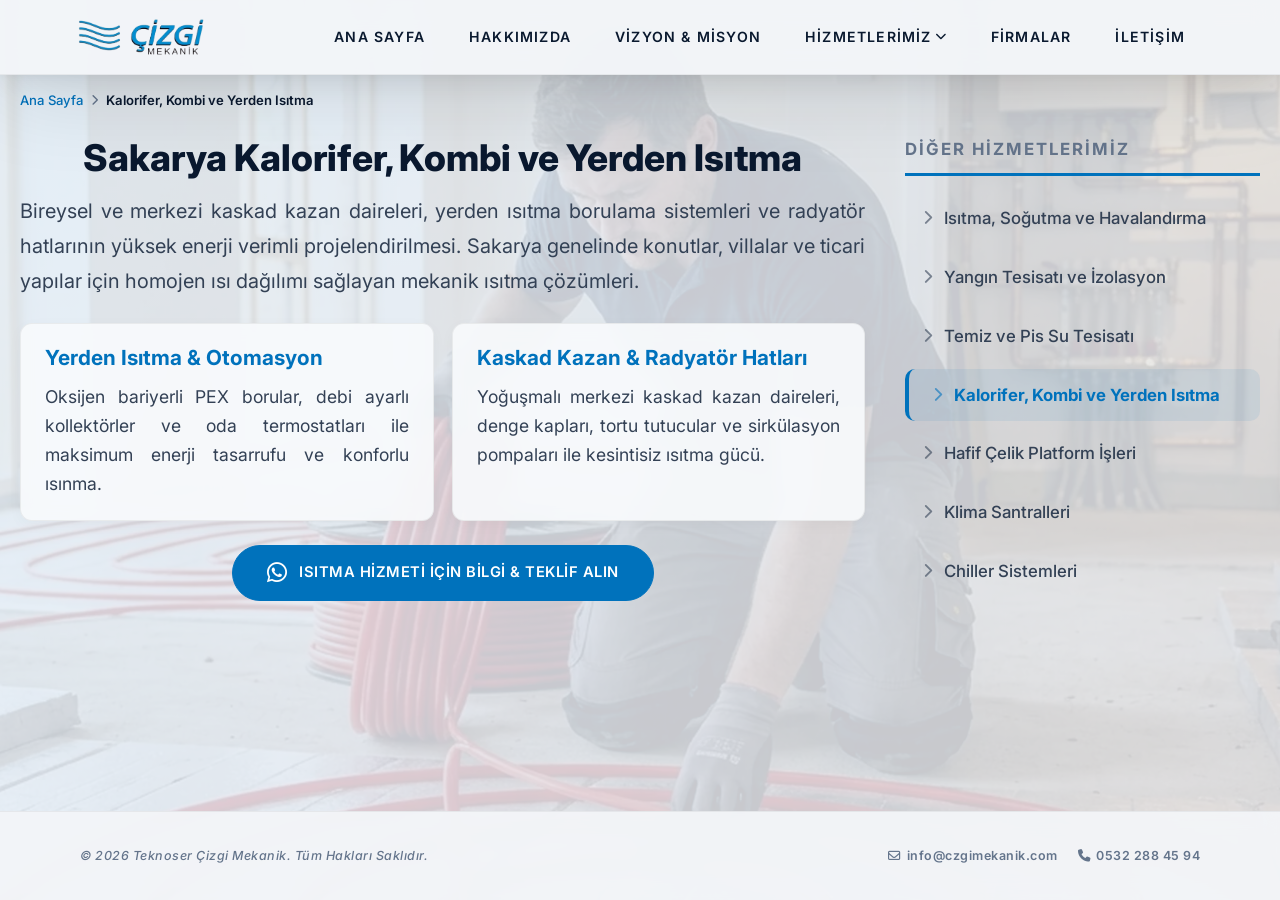
<file: sakarya-kombi-kalorifer-yerden-isitma.html>
<!DOCTYPE html>
<html lang="tr">
<head>
  <meta charset="UTF-8">
  <meta name="viewport" content="width=device-width, initial-scale=1.0">
  
  <!-- SEO Primary Meta Tags -->
  <title>Sakarya Kalorifer, Kombi ve Yerden Isıtma Tesisatı | Teknoser Çizgi Mekanik</title>
  <meta name="description" content="Sakarya yerden ısıtma sistemleri, merkezi kaskad kazan daireleri, kalorifer ve kombi tesisatı kurulumu. Yüksek enerji tasarruflu ısıtma çözümleri 1954'ten beri.">
  <meta name="keywords" content="Sakarya kombi tesisatı, Sakarya yerden ısıtma, kalorifer tesisatı Sakarya, kaskad sistemleri Sakarya, kazan dairesi kurulumu Sakarya, radyatör montajı, Çizgi Mekanik">
  <link rel="canonical" href="https://cizgimekanik.com/sakarya-kombi-kalorifer-yerden-isitma.html">
  <meta name="robots" content="index, follow, max-snippet:-1, max-image-preview:large, max-video-preview:-1">
  <meta name="author" content="Teknoser Çizgi Mekanik">
  <meta name="geo.region" content="TR-54">
  <meta name="geo.placename" content="Sakarya">

  <!-- Open Graph / Facebook -->
  <meta property="og:type" content="website">
  <meta property="og:url" content="https://cizgimekanik.com/sakarya-kombi-kalorifer-yerden-isitma.html">
  <meta property="og:title" content="Sakarya Kalorifer, Kombi ve Yerden Isıtma Tesisatı | Teknoser Çizgi Mekanik">
  <meta property="og:description" content="Merkezi kaskad kazan daireleri ve yerden ısıtma borulama projelendirme ve montajı.">
  <meta property="og:image" content="https://cizgimekanik.com/assets/hizmet_kombi.png">

  <!-- Twitter Card -->
  <meta name="twitter:card" content="summary_large_image">
  <meta name="twitter:title" content="Sakarya Kalorifer, Kombi ve Yerden Isıtma Tesisatı | Teknoser Çizgi Mekanik">
  <meta name="twitter:description" content="Yüksek verimli ısıtma sistemleri ve kaskad kazan dairesi kurulumu.">
  <meta name="twitter:image" content="https://cizgimekanik.com/assets/hizmet_kombi.png">

  <!-- Schema.org Structured Data (JSON-LD) -->
  <script type="application/ld+json">
  {
    "@context": "https://schema.org",
    "@type": "Service",
    "serviceType": "Kalorifer, Kombi ve Yerden Isıtma Tesisatı",
    "name": "Sakarya Kalorifer, Kombi ve Yerden Isıtma",
    "provider": {
      "@type": "HVACBusiness",
      "name": "Teknoser Çizgi Mekanik",
      "image": "https://cizgimekanik.com/assets/cizgi_logo.png",
      "telephone": "+905322884594",
      "email": "info@czgimekanik.com",
      "address": {
        "@type": "PostalAddress",
        "addressLocality": "Sakarya",
        "addressCountry": "TR"
      },
      "areaServed": [
        {"@type": "AdministrativeArea", "name": "Sakarya"},
        {"@type": "AdministrativeArea", "name": "Kocaeli"},
        {"@type": "AdministrativeArea", "name": "Marmara Bölgesi"}
      ]
    },
    "description": "Bireysel ve merkezi kaskad kombi sistemleri, yerden ısıtma borulama çözümleri ve radyatör tesisatlarının yüksek enerji tasarruflu kurulum ve periyodik bakımı."
  }
  </script>

  <link rel="stylesheet" href="css/style.css">
  <link rel="preconnect" href="https://fonts.googleapis.com">
  <link rel="preconnect" href="https://fonts.gstatic.com" crossorigin>
  <link href="https://fonts.googleapis.com/css2?family=Inter:wght@300;400;500;600&family=Montserrat:ital,wght@0,700;0,800;0,900;1,700;1,800;1,900&family=Outfit:wght@800;900&family=Cormorant+Garamond:ital,wght@0,500;1,500&display=swap" rel="stylesheet">
  <link rel="stylesheet" href="https://cdnjs.cloudflare.com/ajax/libs/font-awesome/6.4.0/css/all.min.css">
  <link rel="icon" type="image/svg+xml" href="assets/favicon.svg">
</head>
<body data-service="kombi">

  <!-- PRELOADER -->
  <div id="preloader" class="preloader">
    <div class="preloader-content">
      <img src="assets/cizgi_logo.png" alt="Çizgi Mekanik" class="preloader-logo">
      <div class="preloader-slogan">Tesisatta Kusursuz Çizgi</div>
    </div>
  </div>

  <!-- HEADER -->
  <header class="header">
    <div class="container header-inner">
      <a href="index.html" class="logo">
        <img src="assets/cizgi_logo.png" alt="Çizgi Mekanik Logo">
      </a>
      <nav class="nav-links">
        <a href="index.html">Ana Sayfa</a>
        <a href="hakkimizda.html">Hakkımızda</a>
        <a href="vizyon-misyon.html">Vizyon & Misyon</a>
        <div class="dropdown">
          <a href="#" style="cursor: default;">Hizmetlerimiz <i class="fa-solid fa-chevron-down" style="font-size: 0.7rem; margin-left: 3px;"></i></a>
          <div class="dropdown-content">
            <a href="sakarya-isitma-sogutma-havalandirma.html">Sakarya Isıtma, Soğutma ve Havalandırma</a>
            <a href="sakarya-yangin-tesisati-izolasyon.html">Sakarya Yangın Tesisatı ve İzolasyon</a>
            <a href="sakarya-temiz-pis-su-tesisati.html">Sakarya Temiz ve Pis Su Tesisatı</a>
            <a href="sakarya-kombi-kalorifer-yerden-isitma.html">Sakarya Kalorifer, Kombi ve Yerden Isıtma</a>
            <a href="sakarya-hafif-celik-platform.html">Sakarya Hafif Çelik Platform İşleri</a>
            <a href="sakarya-klima-santralleri.html">Sakarya Klima Santralleri</a>
            <a href="sakarya-chiller-sistemleri.html">Sakarya Chiller Sistemleri</a>
          </div>
        </div>
        <a href="firmalar.html">Firmalar</a>
        <a href="index.html#iletisim">İletişim</a>
      </nav>
      <button class="mobile-menu-btn" id="mobileMenuBtn" aria-label="Menü">
        <i class="fa-solid fa-bars"></i>
      </button>
    </div>
  </header>

  <!-- MOBILE NAV OVERLAY -->
  <div class="mobile-nav-overlay" id="mobileNavOverlay">
    <div class="mobile-nav-header">
      <a href="index.html" class="logo">
        <img src="assets/cizgi_logo.png" alt="Çizgi Mekanik">
      </a>
      <button class="mobile-nav-close" id="mobileNavClose" aria-label="Kapat">
        <i class="fa-solid fa-xmark"></i>
      </button>
    </div>
    <div class="mobile-nav-links">
      <a href="index.html" class="mobile-nav-link">Ana Sayfa <i class="fa-solid fa-chevron-right" style="font-size: 0.8rem;"></i></a>
      <a href="hakkimizda.html" class="mobile-nav-link">Hakkımızda <i class="fa-solid fa-chevron-right" style="font-size: 0.8rem;"></i></a>
      <a href="vizyon-misyon.html" class="mobile-nav-link">Vizyon & Misyon <i class="fa-solid fa-chevron-right" style="font-size: 0.8rem;"></i></a>
      <div class="mobile-nav-dropdown">
        <div class="mobile-nav-link" style="cursor: pointer;">Hizmetlerimiz <i class="fa-solid fa-chevron-down" style="font-size: 0.8rem;"></i></div>
        <div class="mobile-nav-dropdown-content">
          <a href="sakarya-isitma-sogutma-havalandirma.html">Isıtma, Soğutma ve Havalandırma</a>
          <a href="sakarya-yangin-tesisati-izolasyon.html">Yangın Tesisatı ve İzolasyon</a>
          <a href="sakarya-temiz-pis-su-tesisati.html">Temiz ve Pis Su Tesisatı</a>
          <a href="sakarya-kombi-kalorifer-yerden-isitma.html">Kalorifer, Kombi ve Yerden Isıtma</a>
          <a href="sakarya-hafif-celik-platform.html">Hafif Çelik Platform İşleri</a>
          <a href="sakarya-klima-santralleri.html">Klima Santralleri</a>
          <a href="sakarya-chiller-sistemleri.html">Chiller Sistemleri</a>
        </div>
      </div>
      <a href="firmalar.html" class="mobile-nav-link">Firmalar <i class="fa-solid fa-chevron-right" style="font-size: 0.8rem;"></i></a>
      <a href="index.html#iletisim" class="mobile-nav-link">İletişim <i class="fa-solid fa-chevron-right" style="font-size: 0.8rem;"></i></a>
    </div>
  </div>

  <!-- MOBILE FABs -->
  <div class="mobile-fabs">
    <a href="https://wa.me/905322884594" class="fab-btn whatsapp" aria-label="WhatsApp">
      <i class="fa-brands fa-whatsapp"></i>
    </a>
    <a href="tel:05322884594" class="fab-btn phone" aria-label="Telefon">
      <i class="fa-solid fa-phone"></i>
    </a>
  </div>

  <!-- SCROLL TO TOP -->
  <button class="scroll-top-btn" id="scrollTopBtn" aria-label="Yukarı git">
    <i class="fa-solid fa-chevron-up"></i>
  </button>

  <main class="hizmet-main container">
    <!-- Breadcrumb -->
    <div class="breadcrumb">
      <a href="index.html">Ana Sayfa</a>
      <span class="separator"><i class="fa-solid fa-chevron-right"></i></span>
      <span class="current">Kalorifer, Kombi ve Yerden Isıtma</span>
    </div>

    <div class="hizmet-layout">
      <div class="hizmet-content">
        <h1 class="hizmet-title-text">Sakarya Kalorifer, Kombi ve Yerden Isıtma</h1>
        <p class="hizmet-desc-text">
          Bireysel ve merkezi kaskad kazan daireleri, yerden ısıtma borulama sistemleri ve radyatör hatlarının yüksek enerji verimli projelendirilmesi. Sakarya genelinde konutlar, villalar ve ticari yapılar için homojen ısı dağılımı sağlayan mekanik ısıtma çözümleri.
        </p>
        
        <div class="hizmet-grid">
          <div class="hizmet-card">
            <h3>Yerden Isıtma & Otomasyon</h3>
            <p>Oksijen bariyerli PEX borular, debi ayarlı kollektörler ve oda termostatları ile maksimum enerji tasarrufu ve konforlu ısınma.</p>
          </div>
          <div class="hizmet-card">
            <h3>Kaskad Kazan & Radyatör Hatları</h3>
            <p>Yoğuşmalı merkezi kaskad kazan daireleri, denge kapları, tortu tutucular ve sirkülasyon pompaları ile kesintisiz ısıtma gücü.</p>
          </div>
        </div>

        <!-- Hizmete özel WhatsApp CTA -->
        <div class="hizmet-cta">
          <a href="https://wa.me/905322884594?text=Merhaba,%20Sakarya%20Kalorifer%20Kombi%20ve%20Yerden%20Is%C4%B1tma%20hizmetiniz%20hakk%C4%B1nda%20bilgi%20ve%20teklif%20almak%20istiyorum." target="_blank" class="btn btn-primary">
            <i class="fa-brands fa-whatsapp"></i> Isıtma Hizmeti İçin Bilgi & Teklif Alın
          </a>
        </div>
      </div>

      <!-- Sidebar -->
      <aside class="hizmet-sidebar">
        <div class="sidebar-title">Diğer Hizmetlerimiz</div>
        <div class="sidebar-links">
          <a href="sakarya-isitma-sogutma-havalandirma.html"><i class="fa-solid fa-chevron-right"></i> Isıtma, Soğutma ve Havalandırma</a>
          <a href="sakarya-yangin-tesisati-izolasyon.html"><i class="fa-solid fa-chevron-right"></i> Yangın Tesisatı ve İzolasyon</a>
          <a href="sakarya-temiz-pis-su-tesisati.html"><i class="fa-solid fa-chevron-right"></i> Temiz ve Pis Su Tesisatı</a>
          <a href="sakarya-kombi-kalorifer-yerden-isitma.html" class="active"><i class="fa-solid fa-chevron-right"></i> Kalorifer, Kombi ve Yerden Isıtma</a>
          <a href="sakarya-hafif-celik-platform.html"><i class="fa-solid fa-chevron-right"></i> Hafif Çelik Platform İşleri</a>
          <a href="sakarya-klima-santralleri.html"><i class="fa-solid fa-chevron-right"></i> Klima Santralleri</a>
          <a href="sakarya-chiller-sistemleri.html"><i class="fa-solid fa-chevron-right"></i> Chiller Sistemleri</a>
        </div>
      </aside>
    </div>
  </main>

  <footer class="footer">
    <div class="container footer-inner">
      <div class="footer-left">
        <p>© 2026 Teknoser Çizgi Mekanik. Tüm Hakları Saklıdır.</p>
      </div>
      <div class="footer-right">
        <a href="mailto:info@czgimekanik.com"><i class="fa-regular fa-envelope"></i> info@czgimekanik.com</a>
        <a href="tel:05322884594"><i class="fa-solid fa-phone"></i> 0532 288 45 94</a>
      </div>
    </div>
  </footer>

  <script src="js/main.js"></script>
</body>
</html>
</file>
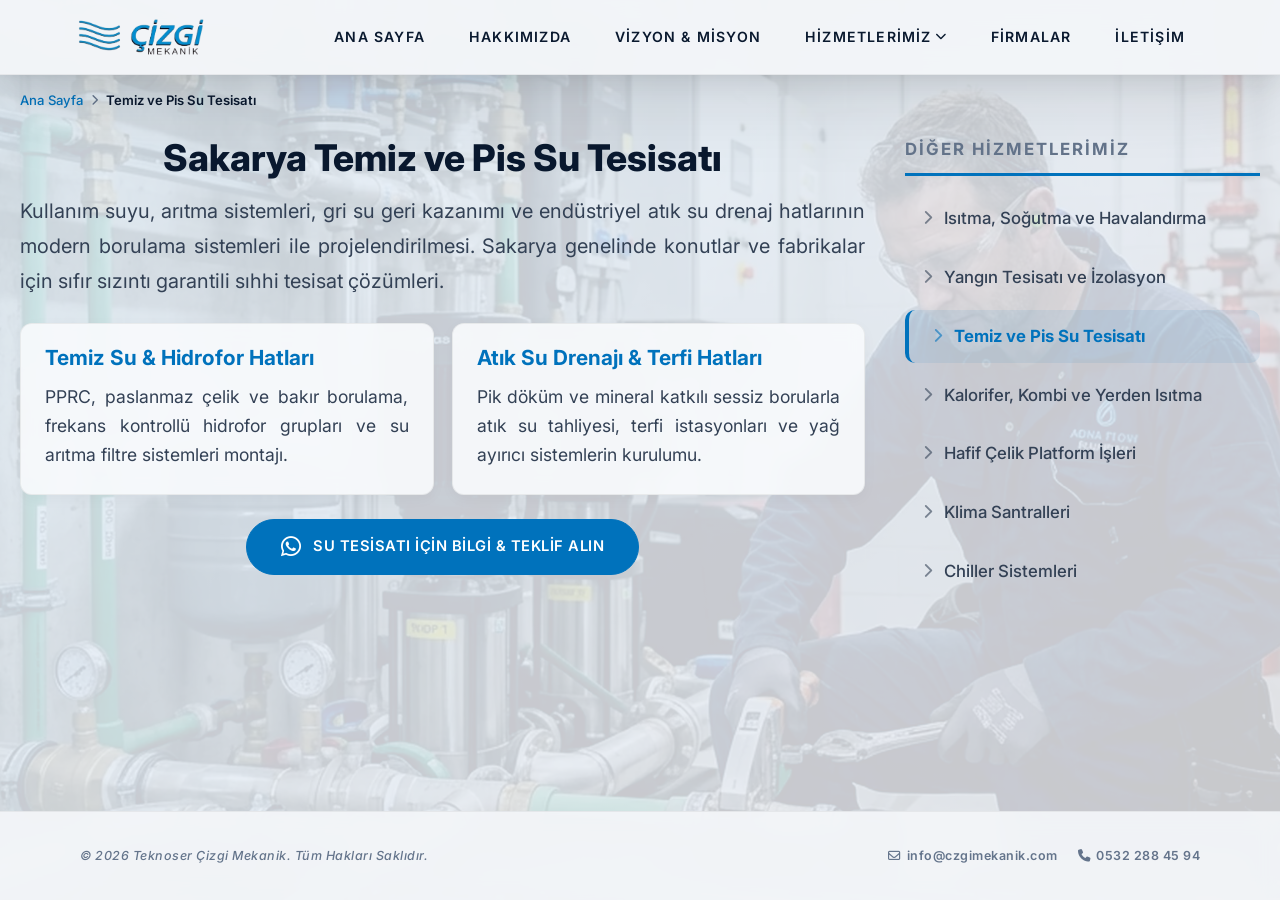
<file: sakarya-temiz-pis-su-tesisati.html>
<!DOCTYPE html>
<html lang="tr">
<head>
  <meta charset="UTF-8">
  <meta name="viewport" content="width=device-width, initial-scale=1.0">
  
  <!-- SEO Primary Meta Tags -->
  <title>Sakarya Temiz ve Pis Su Tesisatı | Teknoser Çizgi Mekanik</title>
  <meta name="description" content="Sakarya temiz su ve pis su mekanik tesisatı, hidrofor sistemleri, atık su drenajı ve su arıtma çözümleri. 1954'ten beri kaliteli ve garantili mühendislik hizmeti.">
  <meta name="keywords" content="Sakarya su tesisatı, temiz su tesisatı Sakarya, pis su tesisatı Sakarya, hidrofor montajı Sakarya, sıhhi tesisat Sakarya, endüstriyel borulama, Çizgi Mekanik">
  <link rel="canonical" href="https://cizgimekanik.com/sakarya-temiz-pis-su-tesisati.html">
  <meta name="robots" content="index, follow, max-snippet:-1, max-image-preview:large, max-video-preview:-1">
  <meta name="author" content="Teknoser Çizgi Mekanik">
  <meta name="geo.region" content="TR-54">
  <meta name="geo.placename" content="Sakarya">

  <!-- Open Graph / Facebook -->
  <meta property="og:type" content="website">
  <meta property="og:url" content="https://cizgimekanik.com/sakarya-temiz-pis-su-tesisati.html">
  <meta property="og:title" content="Sakarya Temiz ve Pis Su Tesisatı | Teknoser Çizgi Mekanik">
  <meta property="og:description" content="Endüstriyel tesisler ve ticari binalar için sıhhi tesisat ve atık su drenaj sistemleri.">
  <meta property="og:image" content="https://cizgimekanik.com/assets/hizmet_su.png">

  <!-- Twitter Card -->
  <meta name="twitter:card" content="summary_large_image">
  <meta name="twitter:title" content="Sakarya Temiz ve Pis Su Tesisatı | Teknoser Çizgi Mekanik">
  <meta name="twitter:description" content="Temiz ve pis su tesisatı kurulumu ve mühendislik hizmetleri.">
  <meta name="twitter:image" content="https://cizgimekanik.com/assets/hizmet_su.png">

  <!-- Schema.org Structured Data (JSON-LD) -->
  <script type="application/ld+json">
  {
    "@context": "https://schema.org",
    "@type": "Service",
    "serviceType": "Temiz ve Pis Su Sıhhi Tesisatı",
    "name": "Sakarya Temiz ve Pis Su Tesisatı",
    "provider": {
      "@type": "HVACBusiness",
      "name": "Teknoser Çizgi Mekanik",
      "image": "https://cizgimekanik.com/assets/cizgi_logo.png",
      "telephone": "+905322884594",
      "email": "info@czgimekanik.com",
      "address": {
        "@type": "PostalAddress",
        "addressLocality": "Sakarya",
        "addressCountry": "TR"
      },
      "areaServed": [
        {"@type": "AdministrativeArea", "name": "Sakarya"},
        {"@type": "AdministrativeArea", "name": "Kocaeli"},
        {"@type": "AdministrativeArea", "name": "Marmara Bölgesi"}
      ]
    },
    "description": "Kullanım suyu, hidrofor, arıtma sistemleri ve endüstriyel atık su drenaj hatlarının korozyona dayanıklı modern borulama sistemleri ile projelendirilip uygulanması."
  }
  </script>

  <link rel="stylesheet" href="css/style.css">
  <link rel="preconnect" href="https://fonts.googleapis.com">
  <link rel="preconnect" href="https://fonts.gstatic.com" crossorigin>
  <link href="https://fonts.googleapis.com/css2?family=Inter:wght@300;400;500;600&family=Montserrat:ital,wght@0,700;0,800;0,900;1,700;1,800;1,900&family=Outfit:wght@800;900&family=Cormorant+Garamond:ital,wght@0,500;1,500&display=swap" rel="stylesheet">
  <link rel="stylesheet" href="https://cdnjs.cloudflare.com/ajax/libs/font-awesome/6.4.0/css/all.min.css">
  <link rel="icon" type="image/svg+xml" href="assets/favicon.svg">
</head>
<body data-service="su">

  <!-- PRELOADER -->
  <div id="preloader" class="preloader">
    <div class="preloader-content">
      <img src="assets/cizgi_logo.png" alt="Çizgi Mekanik" class="preloader-logo">
      <div class="preloader-slogan">Tesisatta Kusursuz Çizgi</div>
    </div>
  </div>

  <!-- HEADER -->
  <header class="header">
    <div class="container header-inner">
      <a href="index.html" class="logo">
        <img src="assets/cizgi_logo.png" alt="Çizgi Mekanik Logo">
      </a>
      <nav class="nav-links">
        <a href="index.html">Ana Sayfa</a>
        <a href="hakkimizda.html">Hakkımızda</a>
        <a href="vizyon-misyon.html">Vizyon & Misyon</a>
        <div class="dropdown">
          <a href="#" style="cursor: default;">Hizmetlerimiz <i class="fa-solid fa-chevron-down" style="font-size: 0.7rem; margin-left: 3px;"></i></a>
          <div class="dropdown-content">
            <a href="sakarya-isitma-sogutma-havalandirma.html">Sakarya Isıtma, Soğutma ve Havalandırma</a>
            <a href="sakarya-yangin-tesisati-izolasyon.html">Sakarya Yangın Tesisatı ve İzolasyon</a>
            <a href="sakarya-temiz-pis-su-tesisati.html">Sakarya Temiz ve Pis Su Tesisatı</a>
            <a href="sakarya-kombi-kalorifer-yerden-isitma.html">Sakarya Kalorifer, Kombi ve Yerden Isıtma</a>
            <a href="sakarya-hafif-celik-platform.html">Sakarya Hafif Çelik Platform İşleri</a>
            <a href="sakarya-klima-santralleri.html">Sakarya Klima Santralleri</a>
            <a href="sakarya-chiller-sistemleri.html">Sakarya Chiller Sistemleri</a>
          </div>
        </div>
        <a href="firmalar.html">Firmalar</a>
        <a href="index.html#iletisim">İletişim</a>
      </nav>
      <button class="mobile-menu-btn" id="mobileMenuBtn" aria-label="Menü">
        <i class="fa-solid fa-bars"></i>
      </button>
    </div>
  </header>

  <!-- MOBILE NAV OVERLAY -->
  <div class="mobile-nav-overlay" id="mobileNavOverlay">
    <div class="mobile-nav-header">
      <a href="index.html" class="logo">
        <img src="assets/cizgi_logo.png" alt="Çizgi Mekanik">
      </a>
      <button class="mobile-nav-close" id="mobileNavClose" aria-label="Kapat">
        <i class="fa-solid fa-xmark"></i>
      </button>
    </div>
    <div class="mobile-nav-links">
      <a href="index.html" class="mobile-nav-link">Ana Sayfa <i class="fa-solid fa-chevron-right" style="font-size: 0.8rem;"></i></a>
      <a href="hakkimizda.html" class="mobile-nav-link">Hakkımızda <i class="fa-solid fa-chevron-right" style="font-size: 0.8rem;"></i></a>
      <a href="vizyon-misyon.html" class="mobile-nav-link">Vizyon & Misyon <i class="fa-solid fa-chevron-right" style="font-size: 0.8rem;"></i></a>
      <div class="mobile-nav-dropdown">
        <div class="mobile-nav-link" style="cursor: pointer;">Hizmetlerimiz <i class="fa-solid fa-chevron-down" style="font-size: 0.8rem;"></i></div>
        <div class="mobile-nav-dropdown-content">
          <a href="sakarya-isitma-sogutma-havalandirma.html">Isıtma, Soğutma ve Havalandırma</a>
          <a href="sakarya-yangin-tesisati-izolasyon.html">Yangın Tesisatı ve İzolasyon</a>
          <a href="sakarya-temiz-pis-su-tesisati.html">Temiz ve Pis Su Tesisatı</a>
          <a href="sakarya-kombi-kalorifer-yerden-isitma.html">Kalorifer, Kombi ve Yerden Isıtma</a>
          <a href="sakarya-hafif-celik-platform.html">Hafif Çelik Platform İşleri</a>
          <a href="sakarya-klima-santralleri.html">Klima Santralleri</a>
          <a href="sakarya-chiller-sistemleri.html">Chiller Sistemleri</a>
        </div>
      </div>
      <a href="firmalar.html" class="mobile-nav-link">Firmalar <i class="fa-solid fa-chevron-right" style="font-size: 0.8rem;"></i></a>
      <a href="index.html#iletisim" class="mobile-nav-link">İletişim <i class="fa-solid fa-chevron-right" style="font-size: 0.8rem;"></i></a>
    </div>
  </div>

  <!-- MOBILE FABs -->
  <div class="mobile-fabs">
    <a href="https://wa.me/905322884594" class="fab-btn whatsapp" aria-label="WhatsApp">
      <i class="fa-brands fa-whatsapp"></i>
    </a>
    <a href="tel:05322884594" class="fab-btn phone" aria-label="Telefon">
      <i class="fa-solid fa-phone"></i>
    </a>
  </div>

  <!-- SCROLL TO TOP -->
  <button class="scroll-top-btn" id="scrollTopBtn" aria-label="Yukarı git">
    <i class="fa-solid fa-chevron-up"></i>
  </button>

  <main class="hizmet-main container">
    <!-- Breadcrumb -->
    <div class="breadcrumb">
      <a href="index.html">Ana Sayfa</a>
      <span class="separator"><i class="fa-solid fa-chevron-right"></i></span>
      <span class="current">Temiz ve Pis Su Tesisatı</span>
    </div>

    <div class="hizmet-layout">
      <div class="hizmet-content">
        <h1 class="hizmet-title-text">Sakarya Temiz ve Pis Su Tesisatı</h1>
        <p class="hizmet-desc-text">
          Kullanım suyu, arıtma sistemleri, gri su geri kazanımı ve endüstriyel atık su drenaj hatlarının modern borulama sistemleri ile projelendirilmesi. Sakarya genelinde konutlar ve fabrikalar için sıfır sızıntı garantili sıhhi tesisat çözümleri.
        </p>
        
        <div class="hizmet-grid">
          <div class="hizmet-card">
            <h3>Temiz Su & Hidrofor Hatları</h3>
            <p>PPRC, paslanmaz çelik ve bakır borulama, frekans kontrollü hidrofor grupları ve su arıtma filtre sistemleri montajı.</p>
          </div>
          <div class="hizmet-card">
            <h3>Atık Su Drenajı & Terfi Hatları</h3>
            <p>Pik döküm ve mineral katkılı sessiz borularla atık su tahliyesi, terfi istasyonları ve yağ ayırıcı sistemlerin kurulumu.</p>
          </div>
        </div>

        <!-- Hizmete özel WhatsApp CTA -->
        <div class="hizmet-cta">
          <a href="https://wa.me/905322884594?text=Merhaba,%20Sakarya%20Temiz%20ve%20Pis%20Su%20Tesisat%C4%B1%20hizmetiniz%20hakk%C4%B1nda%20bilgi%20ve%20teklif%20almak%20istiyorum." target="_blank" class="btn btn-primary">
            <i class="fa-brands fa-whatsapp"></i> Su Tesisatı İçin Bilgi & Teklif Alın
          </a>
        </div>
      </div>

      <!-- Sidebar -->
      <aside class="hizmet-sidebar">
        <div class="sidebar-title">Diğer Hizmetlerimiz</div>
        <div class="sidebar-links">
          <a href="sakarya-isitma-sogutma-havalandirma.html"><i class="fa-solid fa-chevron-right"></i> Isıtma, Soğutma ve Havalandırma</a>
          <a href="sakarya-yangin-tesisati-izolasyon.html"><i class="fa-solid fa-chevron-right"></i> Yangın Tesisatı ve İzolasyon</a>
          <a href="sakarya-temiz-pis-su-tesisati.html" class="active"><i class="fa-solid fa-chevron-right"></i> Temiz ve Pis Su Tesisatı</a>
          <a href="sakarya-kombi-kalorifer-yerden-isitma.html"><i class="fa-solid fa-chevron-right"></i> Kalorifer, Kombi ve Yerden Isıtma</a>
          <a href="sakarya-hafif-celik-platform.html"><i class="fa-solid fa-chevron-right"></i> Hafif Çelik Platform İşleri</a>
          <a href="sakarya-klima-santralleri.html"><i class="fa-solid fa-chevron-right"></i> Klima Santralleri</a>
          <a href="sakarya-chiller-sistemleri.html"><i class="fa-solid fa-chevron-right"></i> Chiller Sistemleri</a>
        </div>
      </aside>
    </div>
  </main>

  <footer class="footer">
    <div class="container footer-inner">
      <div class="footer-left">
        <p>© 2026 Teknoser Çizgi Mekanik. Tüm Hakları Saklıdır.</p>
      </div>
      <div class="footer-right">
        <a href="mailto:info@czgimekanik.com"><i class="fa-regular fa-envelope"></i> info@czgimekanik.com</a>
        <a href="tel:05322884594"><i class="fa-solid fa-phone"></i> 0532 288 45 94</a>
      </div>
    </div>
  </footer>

  <script src="js/main.js"></script>
</body>
</html>
</file>
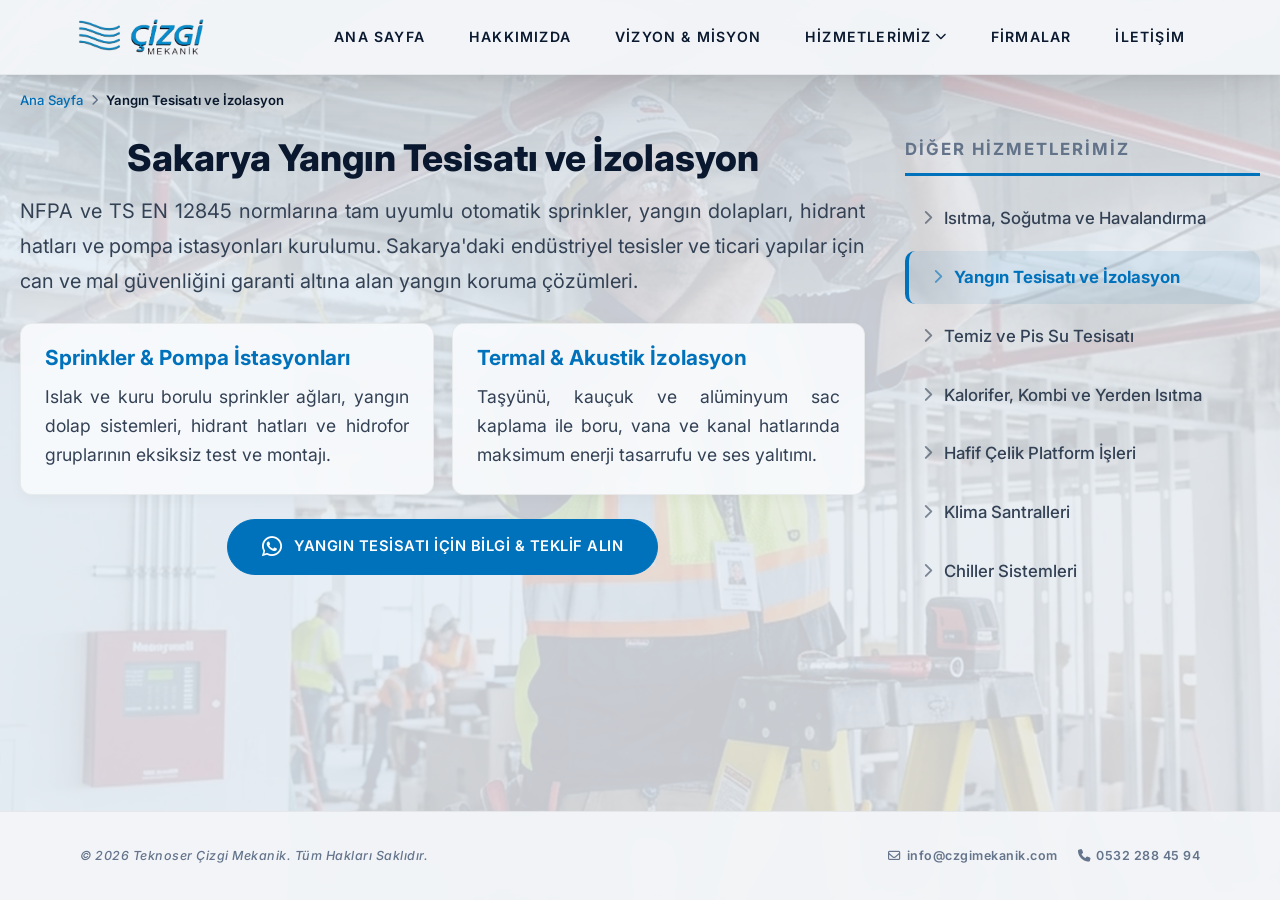
<file: sakarya-yangin-tesisati-izolasyon.html>
<!DOCTYPE html>
<html lang="tr">
<head>
  <meta charset="UTF-8">
  <meta name="viewport" content="width=device-width, initial-scale=1.0">
  
  <!-- SEO Primary Meta Tags -->
  <title>Sakarya Yangın Tesisatı ve İzolasyon | Teknoser Çizgi Mekanik</title>
  <meta name="description" content="Sakarya yangın tesisatı, sprinkler sistemleri, yangın dolapları, hidrant hatları ve mekanik izolasyon uygulamaları. NFPA ve TS EN 12845 uyumlu mühendislik çözümleri.">
  <meta name="keywords" content="Sakarya yangın tesisatı, yangın söndürme sistemleri Sakarya, sprinkler tesisatı Sakarya, yangın pompa istasyonu, mekanik izolasyon Sakarya, Çizgi Mekanik">
  <link rel="canonical" href="https://cizgimekanik.com/sakarya-yangin-tesisati-izolasyon.html">
  <meta name="robots" content="index, follow, max-snippet:-1, max-image-preview:large, max-video-preview:-1">
  <meta name="author" content="Teknoser Çizgi Mekanik">
  <meta name="geo.region" content="TR-54">
  <meta name="geo.placename" content="Sakarya">

  <!-- Open Graph / Facebook -->
  <meta property="og:type" content="website">
  <meta property="og:url" content="https://cizgimekanik.com/sakarya-yangin-tesisati-izolasyon.html">
  <meta property="og:title" content="Sakarya Yangın Tesisatı ve İzolasyon | Teknoser Çizgi Mekanik">
  <meta property="og:description" content="NFPA standartlarında yangın söndürme ve mekanik izolasyon sistemleri kurulumu.">
  <meta property="og:image" content="https://cizgimekanik.com/assets/hizmet_yangin.png">

  <!-- Twitter Card -->
  <meta name="twitter:card" content="summary_large_image">
  <meta name="twitter:title" content="Sakarya Yangın Tesisatı ve İzolasyon | Teknoser Çizgi Mekanik">
  <meta name="twitter:description" content="Sprinkler ve yangın güvenlik sistemleri kurulumu.">
  <meta name="twitter:image" content="https://cizgimekanik.com/assets/hizmet_yangin.png">

  <!-- Schema.org Structured Data (JSON-LD) -->
  <script type="application/ld+json">
  {
    "@context": "https://schema.org",
    "@type": "Service",
    "serviceType": "Yangın Tesisatı ve İzolasyon",
    "name": "Sakarya Yangın Tesisatı ve İzolasyon",
    "provider": {
      "@type": "HVACBusiness",
      "name": "Teknoser Çizgi Mekanik",
      "image": "https://cizgimekanik.com/assets/cizgi_logo.png",
      "telephone": "+905322884594",
      "email": "info@czgimekanik.com",
      "address": {
        "@type": "PostalAddress",
        "addressLocality": "Sakarya",
        "addressCountry": "TR"
      },
      "areaServed": [
        {"@type": "AdministrativeArea", "name": "Sakarya"},
        {"@type": "AdministrativeArea", "name": "Kocaeli"},
        {"@type": "AdministrativeArea", "name": "Marmara Bölgesi"}
      ]
    },
    "description": "NFPA ve TS EN standartlarında sprinkler, yangın dolabı, hidrant ve mekanik boru ses/ısı izolasyon uygulamaları."
  }
  </script>

  <link rel="stylesheet" href="css/style.css">
  <link rel="preconnect" href="https://fonts.googleapis.com">
  <link rel="preconnect" href="https://fonts.gstatic.com" crossorigin>
  <link href="https://fonts.googleapis.com/css2?family=Inter:wght@300;400;500;600&family=Montserrat:ital,wght@0,700;0,800;0,900;1,700;1,800;1,900&family=Outfit:wght@800;900&family=Cormorant+Garamond:ital,wght@0,500;1,500&display=swap" rel="stylesheet">
  <link rel="stylesheet" href="https://cdnjs.cloudflare.com/ajax/libs/font-awesome/6.4.0/css/all.min.css">
  <link rel="icon" type="image/svg+xml" href="assets/favicon.svg">
</head>
<body data-service="yangin">

  <!-- PRELOADER -->
  <div id="preloader" class="preloader">
    <div class="preloader-content">
      <img src="assets/cizgi_logo.png" alt="Çizgi Mekanik" class="preloader-logo">
      <div class="preloader-slogan">Tesisatta Kusursuz Çizgi</div>
    </div>
  </div>

  <!-- HEADER -->
  <header class="header">
    <div class="container header-inner">
      <a href="index.html" class="logo">
        <img src="assets/cizgi_logo.png" alt="Çizgi Mekanik Logo">
      </a>
      <nav class="nav-links">
        <a href="index.html">Ana Sayfa</a>
        <a href="hakkimizda.html">Hakkımızda</a>
        <a href="vizyon-misyon.html">Vizyon & Misyon</a>
        <div class="dropdown">
          <a href="#" style="cursor: default;">Hizmetlerimiz <i class="fa-solid fa-chevron-down" style="font-size: 0.7rem; margin-left: 3px;"></i></a>
          <div class="dropdown-content">
            <a href="sakarya-isitma-sogutma-havalandirma.html">Sakarya Isıtma, Soğutma ve Havalandırma</a>
            <a href="sakarya-yangin-tesisati-izolasyon.html">Sakarya Yangın Tesisatı ve İzolasyon</a>
            <a href="sakarya-temiz-pis-su-tesisati.html">Sakarya Temiz ve Pis Su Tesisatı</a>
            <a href="sakarya-kombi-kalorifer-yerden-isitma.html">Sakarya Kalorifer, Kombi ve Yerden Isıtma</a>
            <a href="sakarya-hafif-celik-platform.html">Sakarya Hafif Çelik Platform İşleri</a>
            <a href="sakarya-klima-santralleri.html">Sakarya Klima Santralleri</a>
            <a href="sakarya-chiller-sistemleri.html">Sakarya Chiller Sistemleri</a>
          </div>
        </div>
        <a href="firmalar.html">Firmalar</a>
        <a href="index.html#iletisim">İletişim</a>
      </nav>
      <button class="mobile-menu-btn" id="mobileMenuBtn" aria-label="Menü">
        <i class="fa-solid fa-bars"></i>
      </button>
    </div>
  </header>

  <!-- MOBILE NAV OVERLAY -->
  <div class="mobile-nav-overlay" id="mobileNavOverlay">
    <div class="mobile-nav-header">
      <a href="index.html" class="logo">
        <img src="assets/cizgi_logo.png" alt="Çizgi Mekanik">
      </a>
      <button class="mobile-nav-close" id="mobileNavClose" aria-label="Kapat">
        <i class="fa-solid fa-xmark"></i>
      </button>
    </div>
    <div class="mobile-nav-links">
      <a href="index.html" class="mobile-nav-link">Ana Sayfa <i class="fa-solid fa-chevron-right" style="font-size: 0.8rem;"></i></a>
      <a href="hakkimizda.html" class="mobile-nav-link">Hakkımızda <i class="fa-solid fa-chevron-right" style="font-size: 0.8rem;"></i></a>
      <a href="vizyon-misyon.html" class="mobile-nav-link">Vizyon & Misyon <i class="fa-solid fa-chevron-right" style="font-size: 0.8rem;"></i></a>
      <div class="mobile-nav-dropdown">
        <div class="mobile-nav-link" style="cursor: pointer;">Hizmetlerimiz <i class="fa-solid fa-chevron-down" style="font-size: 0.8rem;"></i></div>
        <div class="mobile-nav-dropdown-content">
          <a href="sakarya-isitma-sogutma-havalandirma.html">Isıtma, Soğutma ve Havalandırma</a>
          <a href="sakarya-yangin-tesisati-izolasyon.html">Yangın Tesisatı ve İzolasyon</a>
          <a href="sakarya-temiz-pis-su-tesisati.html">Temiz ve Pis Su Tesisatı</a>
          <a href="sakarya-kombi-kalorifer-yerden-isitma.html">Kalorifer, Kombi ve Yerden Isıtma</a>
          <a href="sakarya-hafif-celik-platform.html">Hafif Çelik Platform İşleri</a>
          <a href="sakarya-klima-santralleri.html">Klima Santralleri</a>
          <a href="sakarya-chiller-sistemleri.html">Chiller Sistemleri</a>
        </div>
      </div>
      <a href="firmalar.html" class="mobile-nav-link">Firmalar <i class="fa-solid fa-chevron-right" style="font-size: 0.8rem;"></i></a>
      <a href="index.html#iletisim" class="mobile-nav-link">İletişim <i class="fa-solid fa-chevron-right" style="font-size: 0.8rem;"></i></a>
    </div>
  </div>

  <!-- MOBILE FABs -->
  <div class="mobile-fabs">
    <a href="https://wa.me/905322884594" class="fab-btn whatsapp" aria-label="WhatsApp">
      <i class="fa-brands fa-whatsapp"></i>
    </a>
    <a href="tel:05322884594" class="fab-btn phone" aria-label="Telefon">
      <i class="fa-solid fa-phone"></i>
    </a>
  </div>

  <!-- SCROLL TO TOP -->
  <button class="scroll-top-btn" id="scrollTopBtn" aria-label="Yukarı git">
    <i class="fa-solid fa-chevron-up"></i>
  </button>

  <main class="hizmet-main container">
    <!-- Breadcrumb -->
    <div class="breadcrumb">
      <a href="index.html">Ana Sayfa</a>
      <span class="separator"><i class="fa-solid fa-chevron-right"></i></span>
      <span class="current">Yangın Tesisatı ve İzolasyon</span>
    </div>

    <div class="hizmet-layout">
      <div class="hizmet-content">
        <h1 class="hizmet-title-text">Sakarya Yangın Tesisatı ve İzolasyon</h1>
        <p class="hizmet-desc-text">
          NFPA ve TS EN 12845 normlarına tam uyumlu otomatik sprinkler, yangın dolapları, hidrant hatları ve pompa istasyonları kurulumu. Sakarya'daki endüstriyel tesisler ve ticari yapılar için can ve mal güvenliğini garanti altına alan yangın koruma çözümleri.
        </p>
        
        <div class="hizmet-grid">
          <div class="hizmet-card">
            <h3>Sprinkler & Pompa İstasyonları</h3>
            <p>Islak ve kuru borulu sprinkler ağları, yangın dolap sistemleri, hidrant hatları ve hidrofor gruplarının eksiksiz test ve montajı.</p>
          </div>
          <div class="hizmet-card">
            <h3>Termal & Akustik İzolasyon</h3>
            <p>Taşyünü, kauçuk ve alüminyum sac kaplama ile boru, vana ve kanal hatlarında maksimum enerji tasarrufu ve ses yalıtımı.</p>
          </div>
        </div>

        <!-- Hizmete özel WhatsApp CTA -->
        <div class="hizmet-cta">
          <a href="https://wa.me/905322884594?text=Merhaba,%20Sakarya%20Yang%C4%B1n%20Tesisat%C4%B1%20ve%20%C4%B0zolasyon%20hizmetiniz%20hakk%C4%B1nda%20bilgi%20ve%20teklif%20almak%20istiyorum." target="_blank" class="btn btn-primary">
            <i class="fa-brands fa-whatsapp"></i> Yangın Tesisatı İçin Bilgi & Teklif Alın
          </a>
        </div>
      </div>

      <!-- Sidebar -->
      <aside class="hizmet-sidebar">
        <div class="sidebar-title">Diğer Hizmetlerimiz</div>
        <div class="sidebar-links">
          <a href="sakarya-isitma-sogutma-havalandirma.html"><i class="fa-solid fa-chevron-right"></i> Isıtma, Soğutma ve Havalandırma</a>
          <a href="sakarya-yangin-tesisati-izolasyon.html" class="active"><i class="fa-solid fa-chevron-right"></i> Yangın Tesisatı ve İzolasyon</a>
          <a href="sakarya-temiz-pis-su-tesisati.html"><i class="fa-solid fa-chevron-right"></i> Temiz ve Pis Su Tesisatı</a>
          <a href="sakarya-kombi-kalorifer-yerden-isitma.html"><i class="fa-solid fa-chevron-right"></i> Kalorifer, Kombi ve Yerden Isıtma</a>
          <a href="sakarya-hafif-celik-platform.html"><i class="fa-solid fa-chevron-right"></i> Hafif Çelik Platform İşleri</a>
          <a href="sakarya-klima-santralleri.html"><i class="fa-solid fa-chevron-right"></i> Klima Santralleri</a>
          <a href="sakarya-chiller-sistemleri.html"><i class="fa-solid fa-chevron-right"></i> Chiller Sistemleri</a>
        </div>
      </aside>
    </div>
  </main>

  <footer class="footer">
    <div class="container footer-inner">
      <div class="footer-left">
        <p>© 2026 Teknoser Çizgi Mekanik. Tüm Hakları Saklıdır.</p>
      </div>
      <div class="footer-right">
        <a href="mailto:info@czgimekanik.com"><i class="fa-regular fa-envelope"></i> info@czgimekanik.com</a>
        <a href="tel:05322884594"><i class="fa-solid fa-phone"></i> 0532 288 45 94</a>
      </div>
    </div>
  </footer>

  <script src="js/main.js"></script>
</body>
</html>
</file>
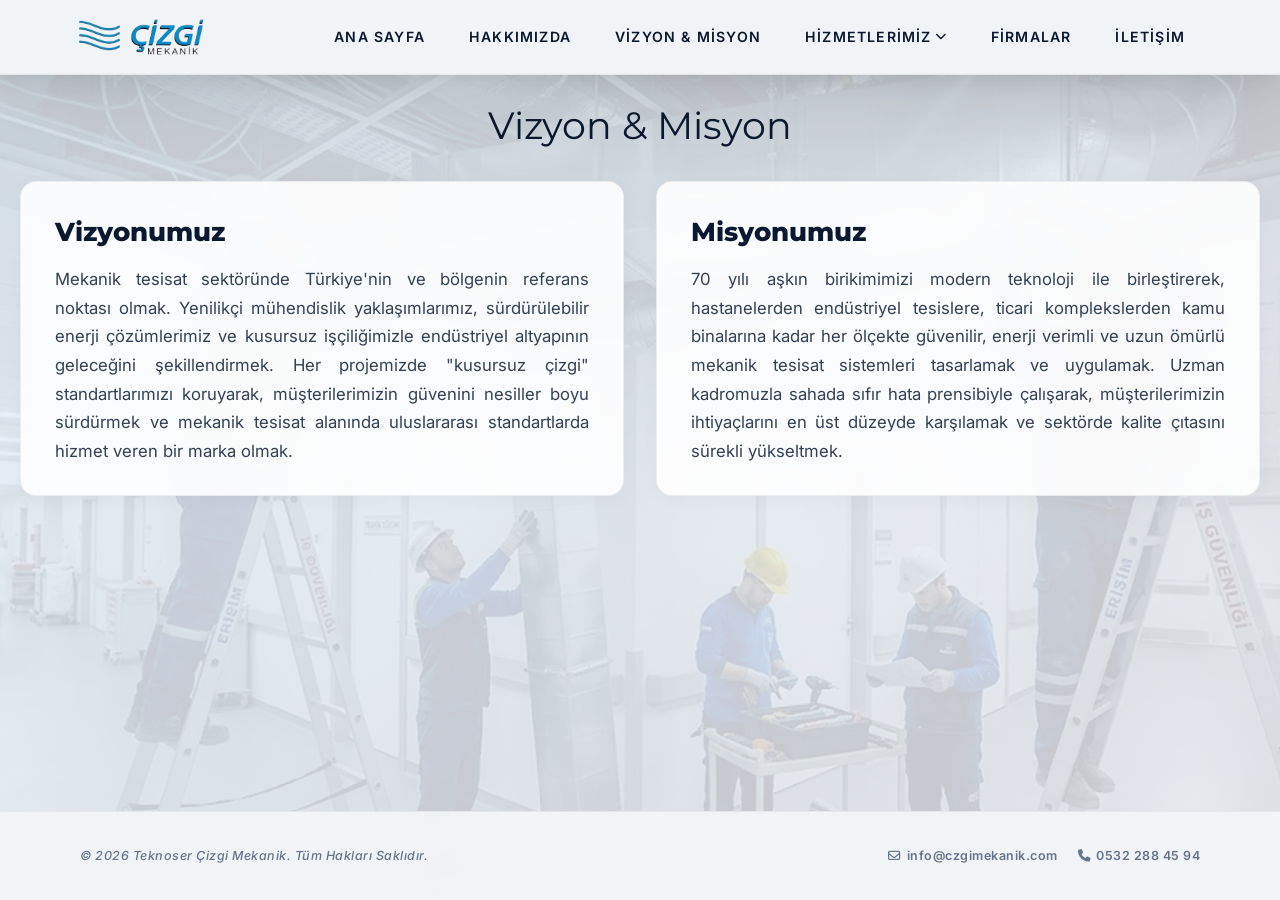
<file: vizyon-misyon.html>
<!DOCTYPE html>
<html lang="tr">
<head>
  <meta charset="UTF-8">
  <meta name="viewport" content="width=device-width, initial-scale=1.0">
  <title>Vizyon & Misyon | Teknoser Çizgi Mekanik</title>
  <meta name="description" content="Teknoser Çizgi Mekanik'in vizyonu, misyonu ve temel değerleri. 1954'ten bu yana tesisatta kusursuz çizgi felsefesiyle sürdürülebilir mühendislik çözümleri.">
  <meta name="keywords" content="Çizgi Mekanik vizyon, misyon, değerler, sürdürülebilir mühendislik, mekanik tesisat">
  <meta property="og:title" content="Vizyon & Misyon | Teknoser Çizgi Mekanik">
  <meta property="og:description" content="1954'ten bu yana tesisatta kusursuz çizgi. Vizyonumuz, misyonumuz ve değerlerimiz.">
  <meta property="og:type" content="website">
  <link rel="stylesheet" href="css/style.css">
  <link rel="preconnect" href="https://fonts.googleapis.com">
  <link rel="preconnect" href="https://fonts.gstatic.com" crossorigin>
  <link href="https://fonts.googleapis.com/css2?family=Inter:wght@300;400;500;600&family=Montserrat:ital,wght@0,700;0,800;0,900;1,700;1,800;1,900&family=Outfit:wght@800;900&family=Cormorant+Garamond:ital,wght@0,500;1,500&display=swap" rel="stylesheet">
  <link rel="stylesheet" href="https://cdnjs.cloudflare.com/ajax/libs/font-awesome/6.4.0/css/all.min.css">
  <link rel="icon" type="image/svg+xml" href="assets/favicon.svg">
</head>
<body>

  <!-- PRELOADER -->
  <div id="preloader" class="preloader">
    <div class="preloader-content">
      <img src="assets/cizgi_logo.png" alt="Çizgi Mekanik" class="preloader-logo">
      <div class="preloader-slogan">Tesisatta Kusursuz Çizgi</div>
    </div>
  </div>

  <!-- HEADER -->
  <header class="header">
    <div class="container header-inner">
      <a href="index.html" class="logo">
        <img src="assets/cizgi_logo.png" alt="Çizgi Mekanik Logo">
      </a>
      <nav class="nav-links">
        <a href="index.html">Ana Sayfa</a>
        <a href="hakkimizda.html">Hakkımızda</a>
        <a href="vizyon-misyon.html">Vizyon & Misyon</a>
        <div class="dropdown">
          <a href="#" style="cursor: default;">Hizmetlerimiz <i class="fa-solid fa-chevron-down" style="font-size: 0.7rem; margin-left: 3px;"></i></a>
          <div class="dropdown-content">
            <a href="sakarya-isitma-sogutma-havalandirma.html">Sakarya Isıtma, Soğutma ve Havalandırma</a>
            <a href="sakarya-yangin-tesisati-izolasyon.html">Sakarya Yangın Tesisatı ve İzolasyon</a>
            <a href="sakarya-temiz-pis-su-tesisati.html">Sakarya Temiz ve Pis Su Tesisatı</a>
            <a href="sakarya-kombi-kalorifer-yerden-isitma.html">Sakarya Kalorifer, Kombi ve Yerden Isıtma</a>
            <a href="sakarya-hafif-celik-platform.html">Sakarya Hafif Çelik Platform İşleri</a>
            <a href="sakarya-klima-santralleri.html">Sakarya Klima Santralleri</a>
            <a href="sakarya-chiller-sistemleri.html">Sakarya Chiller Sistemleri</a>
          </div>
        </div>
        <a href="firmalar.html">Firmalar</a>
        <a href="index.html#iletisim">İletişim</a>
      </nav>
      <button class="mobile-menu-btn" id="mobileMenuBtn" aria-label="Menü">
        <i class="fa-solid fa-bars"></i>
      </button>
    </div>
  </header>

  <!-- MOBILE NAV OVERLAY -->
  <div class="mobile-nav-overlay" id="mobileNavOverlay">
    <div class="mobile-nav-header">
      <a href="index.html" class="logo">
        <img src="assets/cizgi_logo.png" alt="Çizgi Mekanik">
      </a>
      <button class="mobile-nav-close" id="mobileNavClose" aria-label="Kapat">
        <i class="fa-solid fa-xmark"></i>
      </button>
    </div>
    <div class="mobile-nav-links">
      <a href="index.html" class="mobile-nav-link">Ana Sayfa <i class="fa-solid fa-chevron-right" style="font-size: 0.8rem;"></i></a>
      <a href="hakkimizda.html" class="mobile-nav-link">Hakkımızda <i class="fa-solid fa-chevron-right" style="font-size: 0.8rem;"></i></a>
      <a href="vizyon-misyon.html" class="mobile-nav-link">Vizyon & Misyon <i class="fa-solid fa-chevron-right" style="font-size: 0.8rem;"></i></a>
      <div class="mobile-nav-dropdown">
        <div class="mobile-nav-link" style="cursor: pointer;">Hizmetlerimiz <i class="fa-solid fa-chevron-down" style="font-size: 0.8rem;"></i></div>
        <div class="mobile-nav-dropdown-content">
          <a href="sakarya-isitma-sogutma-havalandirma.html">Isıtma, Soğutma ve Havalandırma</a>
          <a href="sakarya-yangin-tesisati-izolasyon.html">Yangın Tesisatı ve İzolasyon</a>
          <a href="sakarya-temiz-pis-su-tesisati.html">Temiz ve Pis Su Tesisatı</a>
          <a href="sakarya-kombi-kalorifer-yerden-isitma.html">Kalorifer, Kombi ve Yerden Isıtma</a>
          <a href="sakarya-hafif-celik-platform.html">Hafif Çelik Platform İşleri</a>
          <a href="sakarya-klima-santralleri.html">Klima Santralleri</a>
          <a href="sakarya-chiller-sistemleri.html">Chiller Sistemleri</a>
        </div>
      </div>
      <a href="firmalar.html" class="mobile-nav-link">Firmalar <i class="fa-solid fa-chevron-right" style="font-size: 0.8rem;"></i></a>
      <a href="index.html#iletisim" class="mobile-nav-link">İletişim <i class="fa-solid fa-chevron-right" style="font-size: 0.8rem;"></i></a>
    </div>
  </div>

  <!-- MOBILE FABs -->
  <div class="mobile-fabs">
    <a href="https://wa.me/905322884594" class="fab-btn whatsapp" aria-label="WhatsApp"><i class="fa-brands fa-whatsapp"></i></a>
    <a href="tel:05322884594" class="fab-btn phone" aria-label="Telefon"><i class="fa-solid fa-phone"></i></a>
  </div>

  <button class="scroll-top-btn" id="scrollTopBtn" aria-label="Yukarı git">
    <i class="fa-solid fa-chevron-up"></i>
  </button>

  <main class="vizyon-main container">
    <div class="vizyon-header">
      <h1>Vizyon & Misyon</h1>
    </div>

    <div class="vizyon-grid">
      <!-- Vizyon -->
      <div class="vizyon-card">
        <h2>Vizyonumuz</h2>
        <p>
          Mekanik tesisat sektöründe Türkiye'nin ve bölgenin referans noktası olmak. Yenilikçi mühendislik yaklaşımlarımız, 
          sürdürülebilir enerji çözümlerimiz ve kusursuz işçiliğimizle endüstriyel altyapının geleceğini şekillendirmek. 
          Her projemizde "kusursuz çizgi" standartlarımızı koruyarak, müşterilerimizin güvenini nesiller boyu sürdürmek ve 
          mekanik tesisat alanında uluslararası standartlarda hizmet veren bir marka olmak.
        </p>
      </div>

      <!-- Misyon -->
      <div class="vizyon-card">
        <h2>Misyonumuz</h2>
        <p>
          70 yılı aşkın birikimimizi modern teknoloji ile birleştirerek, hastanelerden endüstriyel tesislere, 
          ticari komplekslerden kamu binalarına kadar her ölçekte güvenilir, enerji verimli ve uzun ömürlü mekanik tesisat 
          sistemleri tasarlamak ve uygulamak. Uzman kadromuzla sahada sıfır hata prensibiyle çalışarak, 
          müşterilerimizin ihtiyaçlarını en üst düzeyde karşılamak ve sektörde kalite çıtasını sürekli yükseltmek.
        </p>
    </div>
  </main>

  <footer class="footer">
    <div class="container footer-inner">
      <div class="footer-left">
        <p>© 2026 Teknoser Çizgi Mekanik. Tüm Hakları Saklıdır.</p>
      </div>
      <div class="footer-right">
        <a href="mailto:info@czgimekanik.com"><i class="fa-regular fa-envelope"></i> info@czgimekanik.com</a>
        <a href="tel:05322884594"><i class="fa-solid fa-phone"></i> 0532 288 45 94</a>
      </div>
    </div>
  </footer>

  <script src="js/main.js"></script>
</body>
</html>
</file>
<file: css/style.css>
/* ==========================================================================
   ÇİZGİ MEKANİK - Ultra Premium, High-End Corporate Architecture
   Pure white base, 10% opacity background, glassmorphism, elegant effects.
   ========================================================================== */

:root {
  --bg-white: #f3f5f8;
  /* Kirli Beyaz Ana Zemin */
  --bg-dirty-light: #f8fafc;
  --bg-dirty-medium: #e8ecef;
  --bg-brands-strip: #e2e7ec;
  /* Markalar için Açık Gri Şerit */
  --text-dark: #0a192f;
  --text-medium: #334155;
  --text-light: #64748b;
  --brand-blue: #0072bc;
  --brand-accent: #00a3e0;

  --font-sans: 'Inter', -apple-system, BlinkMacSystemFont, sans-serif;
  --font-serif: 'Cormorant Garamond', serif;

  --transition-fast: all 0.3s cubic-bezier(0.25, 0.46, 0.45, 0.94);
  --transition-slow: all 0.6s cubic-bezier(0.16, 1, 0.3, 1);
}

*,
*::before,
*::after {
  box-sizing: border-box;
  margin: 0;
  padding: 0;
}

html {
  scroll-behavior: smooth;
  font-size: 16px;
}

body {
  font-family: var(--font-sans);
  background-color: var(--bg-white);
  color: var(--text-medium);
  line-height: 1.6;
  -webkit-font-smoothing: antialiased;
  position: relative;
  z-index: 1;
  display: flex;
  flex-direction: column;
  min-height: 100vh;
}

/* ==========================================================================
   BACKGROUND IMAGE WITH 18% OPACITY & HARDWARE ACCELERATED FIXED VIEWPORT
   ========================================================================== */
body::before {
  content: '';
  position: fixed;
  top: 0;
  left: 0;
  right: 0;
  bottom: 0;
  width: 100vw;
  height: 100vh;
  height: 100lvh; /* Mobil tarayıcı adres çubuğu hareketinde yeniden boyutlanmayı engeller */
  min-height: -webkit-fill-available;
  background-image: linear-gradient(135deg, rgba(0, 114, 188, 0.38), rgba(10, 25, 47, 0.28)), url('../assets/bg-image.webp');
  background-size: cover;
  background-position: center center;
  background-repeat: no-repeat;
  opacity: 0.18;
  z-index: -1;
  pointer-events: none;
  filter: contrast(120%);
  -webkit-transform: translate3d(0, 0, 0);
  transform: translate3d(0, 0, 0);
  -webkit-backface-visibility: hidden;
  backface-visibility: hidden;
  will-change: transform;
}

/* Kategori Sayfaları Özel Arkaplan Görselleri (Ultra Hızlı WebP, %18 opaklık) */
body[data-service="havalandirma"]::before {
  background-image: linear-gradient(135deg, rgba(0, 114, 188, 0.38), rgba(10, 25, 47, 0.28)), url('../assets/hizmet_hvac.webp');
}

body[data-service="yangin"]::before {
  background-image: linear-gradient(135deg, rgba(0, 114, 188, 0.38), rgba(10, 25, 47, 0.28)), url('../assets/hizmet_yangin.webp');
}

body[data-service="su"]::before {
  background-image: linear-gradient(135deg, rgba(0, 114, 188, 0.38), rgba(10, 25, 47, 0.28)), url('../assets/hizmet_su.webp');
}

body[data-service="kombi"]::before {
  background-image: linear-gradient(135deg, rgba(0, 114, 188, 0.38), rgba(10, 25, 47, 0.28)), url('../assets/hizmet_kombi.webp');
}

body[data-service="celik"]::before {
  background-image: linear-gradient(135deg, rgba(0, 114, 188, 0.38), rgba(10, 25, 47, 0.28)), url('../assets/hizmet_celik.webp');
}

body[data-service="klima-santrali"]::before {
  background-image: linear-gradient(135deg, rgba(0, 114, 188, 0.38), rgba(10, 25, 47, 0.28)), url('../assets/hizmet_klima_santrali.webp');
}

body[data-service="chiller"]::before {
  background-image: linear-gradient(135deg, rgba(0, 114, 188, 0.38), rgba(10, 25, 47, 0.28)), url('../assets/hizmet_chiller.webp');
}

p,
.hizmet-desc-text,
.hakkimizda-main p,
.firmalar-header p,
.vizyon-card p,
.hizmet-card p,
.deger-item p {
  text-align: justify;
  text-justify: inter-word;
}

.container {
  max-width: 1200px;
  margin: 0 auto;
  padding: 0 40px;
}

.container-wide {
  max-width: 1400px;
  margin: 0 auto;
  padding: 0 20px;
  /* Yan marjinler azaltıldı, ekran genişletildi */
}

a {
  text-decoration: none;
  color: inherit;
  transition: var(--transition-fast);
}

/* ==========================================================================
   HEADER & NAVIGATION
   ========================================================================== */
.header {
  position: fixed;
  top: 0;
  left: 0;
  width: 100%;
  background: rgba(243, 245, 248, 0.96);
  /* Temiz kirli beyaz glass */
  backdrop-filter: blur(12px);
  -webkit-backdrop-filter: blur(12px);
  z-index: 1000;
  border-bottom: 1px solid rgba(0, 0, 0, 0.05);
  /* Soft siyah ortam ışık hüzmesi ve derinlik gölgesi */
  box-shadow:
    0 15px 90px rgba(0, 0, 0, 0.13),
    0 8px 30px rgba(0, 0, 0, 0.08),
    0 2px 8px rgba(0, 0, 0, 0.04);
  padding: 16px 0;
  /* Topbar toplam yüksekliğini sabit tutar */
  transition: var(--transition-fast);
}

.header-inner {
  display: flex;
  justify-content: space-between;
  align-items: center;
}

/* Header Logo - Image Based */
.logo {
  display: flex;
  align-items: center;
  justify-content: center;
  text-decoration: none;
  line-height: 1;
  margin-left: -8px; /* Webte logo biraz sola çekildi */
}

.logo img {
  height: 42px;
  width: auto;
  object-fit: contain;
  transition: var(--transition-fast);
}

.logo:hover img {
  transform: scale(1.03);
  filter: drop-shadow(0 2px 8px rgba(0, 114, 188, 0.15));
}

.nav-links {
  display: flex;
  gap: 14px;
  align-items: center;
}

.nav-links > a,
.dropdown > a {
  color: var(--text-dark);
  font-weight: 600;
  font-size: 0.88rem;
  letter-spacing: 1.2px;
  text-transform: uppercase;
  position: relative;
  padding: 8px 14px;
  border-radius: 8px;
  background: transparent;
  border: 1px solid transparent;
  text-shadow: none; /* Bulanıklık/shader tamamen kaldırıldı, kristal netlik */
  transition: all 0.22s cubic-bezier(0.16, 1, 0.3, 1);
  display: inline-flex;
  align-items: center;
}

.nav-links > a:hover,
.dropdown:hover > a {
  color: var(--brand-blue);
  background: rgba(0, 114, 188, 0.08);
  border-color: rgba(0, 114, 188, 0.15);
  box-shadow: 0 4px 14px rgba(0, 114, 188, 0.12); /* Soft derinlik */
  transform: translateY(-1.5px); /* Zarif yukarı yükselme */
  text-shadow: none;
}

/* Dropdown Menu - Ciddi & Keskin Hatlar */
.dropdown {
  position: relative;
  display: inline-block;
}

/* Invisible hover bridge to keep menu open when moving mouse down */
.dropdown::after {
  content: '';
  position: absolute;
  top: 100%;
  left: -10px;
  right: -10px;
  height: 22px;
  display: block;
}

.dropdown-content {
  visibility: hidden;
  opacity: 0;
  position: absolute;
  background-color: #f8fafc;
  /* Temiz zemin */
  min-width: 330px;
  box-shadow: 0px 16px 36px rgba(10, 25, 47, 0.14);
  border: 1px solid rgba(0, 0, 0, 0.08);
  /* Net keskin çerçeve */
  border-radius: 0px;
  /* Keskin köşeler */
  top: calc(100% + 16px);
  /* Daha aşağıda açılacak */
  left: 0;
  z-index: 1010;
  transition: var(--transition-fast);
  display: flex;
  flex-direction: column;
  overflow: hidden;
}

.dropdown:hover .dropdown-content {
  visibility: visible;
  opacity: 1;
}

.dropdown-content a {
  color: var(--text-dark);
  padding: 14px 20px;
  text-decoration: none;
  display: block;
  text-transform: none;
  font-weight: 500;
  font-size: 0.88rem;
  border-bottom: 1px solid rgba(0, 0, 0, 0.04);
  letter-spacing: 0.3px;
  background: transparent;
  border-radius: 0;
  border: none;
  box-shadow: none;
  text-shadow: none;
  transition: var(--transition-fast);
}

.dropdown-content a:last-child {
  border-bottom: none;
}

.dropdown-content a:hover {
  background-color: #f1f5f9;
  color: var(--brand-blue);
  padding-left: 26px;
  transform: none;
  box-shadow: none;
}

/* ==========================================================================
   PAGE SECTIONS
   ========================================================================== */
.page-section {
  padding: 137px 0 100px;
  /* Hero sayfası 3px üste çekildi (140px -> 137px) */
}

.bg-light {
  background: #e8ecef;
  /* İletişim için farklı kirli ton */
  backdrop-filter: blur(8px);
  border-top: 1px solid rgba(0, 0, 0, 0.05);
}

/* ==========================================================================
   BREADCRUMB NAVIGATION
   ========================================================================== */
.breadcrumb {
  display: flex;
  align-items: center;
  gap: 8px;
  font-size: 0.82rem;
  color: var(--text-light);
  margin-bottom: 25px;
  font-weight: 500;
}

.breadcrumb a {
  color: var(--brand-blue);
  text-decoration: none;
  transition: var(--transition-fast);
}

.breadcrumb a:hover {
  color: var(--text-dark);
}

.breadcrumb .separator {
  color: var(--text-light);
  font-size: 0.7rem;
}

.breadcrumb .current {
  color: var(--text-dark);
  font-weight: 600;
}

/* ==========================================================================
   HERO & SERVICES LINE
   ========================================================================== */
.hero-container {
  text-align: center;
  margin-bottom: 27px;
  /* Butonlar ile markalar arası 3px azaltıldı (30px -> 27px) */
  position: relative;
  overflow: visible;
}

/* Arkaplan Silik TEKNOSER Filigranı */
.hero-watermark {
  position: absolute;
  top: 23%; /* Başlığın tam arkasına kaldırıldı */
  left: 50%;
  transform: translate(-50%, -50%) scale(1, 1.18); /* Yatayı bozmadan dikeyde yukarı uzatma */
  font-family: 'Montserrat', var(--font-sans);
  font-size: clamp(5.5rem, 14.5vw, 13rem);
  font-weight: 900;
  letter-spacing: 0.10em;
  color: rgba(0, 59, 109, 0.025); /* %3 daha silik ve soft ton */
  text-transform: uppercase;
  user-select: none;
  pointer-events: none;
  z-index: 0;
  white-space: nowrap;
  line-height: 1;
}

.hero-titles {
  display: flex;
  flex-direction: column;
  align-items: center;
  margin-bottom: 32px;
  position: relative;
  z-index: 1;
}

/* Teknoser badge above ÇİZGİ */
.hero-teknoser {
  font-family: 'Inter', var(--font-sans);
  font-size: 0.85rem;
  font-weight: 600;
  letter-spacing: 6px;
  color: var(--text-light);
  text-transform: uppercase;
  margin-bottom: 6px;
  opacity: 0.7;
  transform: translateX(-40px);
}

.hero-title-main {
  font-family: 'Montserrat', var(--font-sans);
  font-size: 7.2rem;
  font-weight: 900;
  letter-spacing: 0.08em;
  /* Harfler biraz ayrıldı */
  color: var(--text-dark);
  line-height: 0.9;
  text-transform: uppercase;
  text-shadow: none;
  /* Mavi ışık hüzmesi kaldırıldı */
  transform: translateX(-40px);
  /* ÇİZGİ sola kaydırıldı */
}

.hero-title-line {
  width: 280px;
  max-width: 80%;
  height: 2.5px;
  background-color: #003b6d;
  /* Mavi ile siyahın tam ortası koyu lacivert/mavi */
  margin: 10px 0 8px 0;
  border-radius: 2px;
}

.hero-title-sub {
  font-family: 'Montserrat', var(--font-sans);
  font-size: 4.2rem;
  font-weight: 300;
  /* Bold kaldırıldı, ince zarif font ağırlığı */
  letter-spacing: 0.12em;
  color: var(--brand-blue);
  text-transform: uppercase;
  margin-top: 5px;
  line-height: 1;
  transform: translateX(45px);
  /* MEKANİK sağa kaydırıldı */
}

.hero-slogan {
  font-family: var(--font-sans);
  font-size: 1.4rem;
  /* Büyütüldü */
  font-weight: 400;
  font-style: italic;
  color: var(--text-medium);
  margin-bottom: 30px;
  letter-spacing: 1px;
}

/* Services Line - Clickable Buttons (Web'de 2 Satır - 0.88rem Font, 35px Margin) */
.services-line {
  display: flex;
  flex-wrap: wrap;
  justify-content: center;
  align-items: center;
  column-gap: 12px;
  row-gap: 10px;
  font-size: 0.98rem;
  font-weight: 600;
  color: var(--text-medium);
  max-width: 1350px;
  margin: 0 auto 35px;
  letter-spacing: 0.6px;
  line-height: 1.6;
}

.services-line a {
  text-decoration: none;
  color: var(--text-medium);
  transition: var(--transition-fast);
  cursor: pointer;
  font-weight: 600;
  font-size: inherit;
  letter-spacing: inherit;
  white-space: nowrap;
}

.services-line a:hover {
  color: var(--brand-blue);
  text-shadow: 0 2px 8px rgba(0, 114, 188, 0.15);
}

.services-line span:not(.separator) {
  transition: var(--transition-fast);
  cursor: default;
  white-space: nowrap;
}

.services-line span:not(.separator):hover {
  color: var(--brand-blue);
}

.services-line .separator {
  color: var(--brand-blue);
  font-size: 1rem;
  line-height: 0;
  opacity: 0.7;
}

/* Hero Buttons */
.hero-buttons {
  display: flex;
  justify-content: center;
  align-items: center;
  gap: 20px;
}

.btn {
  display: inline-flex;
  align-items: center;
  justify-content: center;
  gap: 12px;
  width: 260px;
  /* Her iki buton da birebir aynı sabit genişlikte */
  padding: 16px 20px;
  font-size: 0.85rem;
  font-weight: 600;
  letter-spacing: 1px;
  text-transform: uppercase;
  border-radius: 50px;
  transition: var(--transition-fast);
  cursor: pointer;
  text-align: center;
}

.btn i {
  font-size: 1.2rem;
}

.btn-primary {
  background: var(--brand-blue);
  color: #ffffff;
  border: 1px solid var(--brand-blue);
}

.btn-primary:hover {
  background: #005a96;
  border-color: #005a96;
  transform: translateY(-2px);
  box-shadow: 0 8px 15px rgba(0, 114, 188, 0.2);
}

.btn-outline {
  background: transparent;
  color: var(--text-dark);
  border: 1px solid #94a3b8;
  /* Daha koyu gri çizgi */
}

.btn-outline:hover {
  border-color: var(--text-dark);
  background: rgba(10, 25, 47, 0.02);
  transform: translateY(-2px);
}

/* ==========================================================================
   BRANDS TICKER
   ========================================================================== */
.brands-wrapper {
  padding-top: 30px;
  padding-bottom: 20px;
  background: transparent;
  border: none;
  box-shadow: none;
}

.brands-title {
  font-size: 0.96rem;
  /* %20 büyütüldü */
  font-weight: 700;
  text-transform: uppercase;
  letter-spacing: 3.5px;
  color: var(--text-light);
  text-align: center;
  margin-bottom: 25px;
  position: relative;
  display: inline-block;
  left: 50%;
  transform: translateX(-50%);
}

.brands-title::after {
  content: '';
  position: absolute;
  bottom: -12px;
  left: 50%;
  transform: translateX(-50%);
  width: 30px;
  height: 2px;
  background-color: var(--brand-blue);
}

.ticker-container {
  width: 100%;
  overflow: hidden;
  position: relative;
  padding: 30px 0 80px;
  /* Extra bottom padding for hover tag */
}

/* Faded edges to blend with the background image seamlessly */
.ticker-container::before,
.ticker-container::after {
  content: '';
  position: absolute;
  top: 0;
  width: 220px;
  height: 100%;
  z-index: 2;
  pointer-events: none;
}

.ticker-container::before {
  left: 0;
  background: linear-gradient(to right, rgba(220, 226, 235, 0.9) 0%, rgba(220, 226, 235, 0) 100%);
}

.ticker-container::after {
  right: 0;
  background: linear-gradient(to left, rgba(220, 226, 235, 0.9) 0%, rgba(220, 226, 235, 0) 100%);
}

.ticker-track {
  display: flex;
  align-items: center;
  width: max-content;
  animation: scroll 40s linear infinite;
}

.ticker-container:hover .ticker-track {
  animation-play-state: paused;
}

@keyframes scroll {
  0% {
    transform: translateX(0);
  }

  100% {
    transform: translateX(-50%);
  }
}

.ticker-item {
  position: relative;
  margin: 0 45px;
  display: flex;
  flex-direction: column;
  align-items: center;
  cursor: pointer;
  transition: var(--transition-slow);
}

.logo-box {
  height: 165px;
  display: flex;
  align-items: center;
  justify-content: center;
  opacity: 1;
  /* Renkler tamamen açık */
  filter: none;
  /* Siyah-beyaz filtre kaldırıldı */
  transition: var(--transition-fast);
}

.logo-box img {
  max-height: 100%;
  width: auto;
  max-width: 375px;
  object-fit: contain;
}

.logo-box img[src*="THY.png"],
.logo-box img[alt*="THY"],
.firma-card-logo img[src*="THY.png"] {
  transform: scale(1.80); /* %10 küçültüldü (2.0 -> 1.80) */
}

.logo-box.text-logo {
  font-size: 1.6rem;
  font-weight: 800;
  letter-spacing: 2px;
  color: var(--text-dark);
}

/* Hover Effects */
.ticker-container:hover .ticker-item:not(:hover) {
  opacity: 0.55;
  /* Fare üzerindeyken diğerleri odağı hafifçe bırakır */
  transform: scale(0.98);
}

.ticker-item:hover .logo-box {
  opacity: 1;
  transform: scale(1.08);
  filter: drop-shadow(0 15px 25px rgba(0, 0, 0, 0.12));
}

.hover-tag {
  position: absolute;
  bottom: -45px;
  left: 50%;
  transform: translateX(-50%) translateY(15px);
  background: rgba(10, 25, 47, 0.95);
  backdrop-filter: blur(4px);
  color: #fff;
  padding: 8px 18px;
  border-radius: 30px;
  font-size: 0.75rem;
  font-weight: 500;
  letter-spacing: 0.5px;
  white-space: nowrap;
  opacity: 0;
  visibility: hidden;
  transition: var(--transition-fast);
  pointer-events: none;
  z-index: 10;
  box-shadow: 0 10px 20px rgba(0, 0, 0, 0.1);
}

.ticker-item:hover .hover-tag {
  opacity: 1;
  visibility: visible;
  transform: translateX(-50%) translateY(0);
}

/* ==========================================================================
   HERO SLOGAN
   ========================================================================== */
#anasayfa {
  padding-bottom: 0 !important;
  /* Alt taraftaki devasa page-section boşluğunu sıfırla */
}

.hero-slogan-inline {
  text-align: center;
  margin-top: -45px;
  padding-top: 80px;
  /* Geçişin yumuşak olması için üstten boşluk */
  padding-bottom: 35px;
  background: linear-gradient(to bottom, rgba(238, 245, 252, 0) 0%, rgba(238, 245, 252, 0.75) 100%);
  /* Alt kısımla bütünleşen geçiş efekti */
  position: relative;
  z-index: 5;
}

.hero-slogan-text {
  font-family: var(--font-serif);
  font-style: italic;
  font-size: 3.8rem;
  font-weight: 500;
  color: var(--text-dark);
  letter-spacing: 1px;
  opacity: 0.85;
}

/* ==========================================================================
   CONTACT
   ========================================================================== */
.contact-section {
  background: rgba(238, 245, 252, 0.75);
  /* Daha mavi tonlarında ve saydam arkaplan */
  backdrop-filter: blur(14px);
  -webkit-backdrop-filter: blur(14px);
  padding: 100px 0;
}

.contact-layout {
  display: grid;
  grid-template-columns: 1fr 1.2fr;
  gap: 70px;
  align-items: center;
}

.contact-left-panel {
  display: flex;
  flex-direction: column;
  justify-content: center;
}

.contact-title {
  font-family: 'Montserrat', var(--font-sans);
  font-size: 2.5rem;
  font-weight: 800;
  color: var(--text-dark);
  /* Markanın siyah tonu */
  margin-bottom: 25px;
  line-height: 1.2;
  position: relative;
}

.contact-title-line {
  width: 70px;
  height: 2px;
  background-color: var(--brand-blue);
  /* Marka mavi vurgu çizgisi */
  margin-bottom: 40px;
}

.contact-details {
  display: flex;
  flex-direction: column;
  gap: 25px;
  margin-bottom: 45px;
}

.info-block {
  display: flex;
  flex-direction: row;
  align-items: flex-start;
  gap: 15px;
}

.info-icon {
  width: 45px;
  height: 45px;
  min-width: 45px;
  background: rgba(0, 114, 188, 0.08);
  /* Marka mavisinin saydam hali */
  border-radius: 12px;
  display: flex;
  align-items: center;
  justify-content: center;
  font-size: 1.1rem;
  color: var(--brand-blue);
  transition: var(--transition-fast);
}

.info-block:hover .info-icon {
  background: var(--brand-blue);
  color: white;
}

.info-text {
  display: flex;
  flex-direction: column;
  gap: 4px;
}

.info-label {
  font-size: 0.95rem;
  font-weight: 700;
  color: var(--text-dark);
  /* Markanın siyah tonu */
}

.info-value {
  font-size: 0.95rem;
  font-weight: 500;
  color: var(--text-medium);
  line-height: 1.5;
  transition: var(--transition-fast);
}

.info-value:is(a):hover {
  color: var(--brand-blue);
  transform: translateX(4px);
}

.contact-buttons {
  display: flex;
  gap: 15px;
}

.contact-btn {
  display: inline-flex;
  flex: 1;
  align-items: center;
  justify-content: center;
  gap: 8px;
  padding: 12px 28px;
  font-size: 0.95rem;
  font-weight: 600;
  border-radius: 6px;
  transition: var(--transition-fast);
  cursor: pointer;
}

.contact-btn.primary {
  background-color: var(--text-dark);
  /* Markanın koyu/siyah tonu */
  color: white;
}

.contact-btn.primary:hover {
  background-color: #000000;
  transform: translateY(-2px);
}

.contact-btn.secondary {
  background-color: var(--brand-blue);
  /* Markanın mavi tonu */
  color: white;
}

.contact-btn.secondary:hover {
  background-color: #005a96;
  transform: translateY(-2px);
}

.contact-map-wrapper {
  background: white;
  padding: 10px;
  border-radius: 16px;
  box-shadow: 0 20px 50px rgba(0, 0, 0, 0.08);
}

.contact-map {
  width: 100%;
  height: 480px;
  border-radius: 10px;
  overflow: hidden;
}

.contact-map iframe {
  width: 100%;
  height: 100%;
  border: none;
}

/* ==========================================================================
   HIZMET (SERVICE) PAGE STYLES (Tam Ekran & Dengeli Yerleşim)
   ========================================================================== */
.hizmet-main {
  padding: 90px 0 30px;
  max-width: 1240px;
  margin: 0 auto;
}

.hizmet-layout {
  display: grid;
  grid-template-columns: 1fr 355px; /* Sidebar dengeli genişlik */
  gap: 40px;
  align-items: flex-start;
}

.hizmet-content {
  text-align: center;
}

.hizmet-title-text {
  font-family: var(--font-sans);
  font-weight: 800;
  font-size: 2.3rem;
  color: var(--text-dark);
  margin-bottom: 14px;
  line-height: 1.2;
  min-height: 44px;
}

.hizmet-desc-text {
  font-size: 1.25rem; /* %20 büyütüldü (1.05rem -> 1.25rem) */
  color: var(--text-medium);
  line-height: 1.75;
  margin-bottom: 24px;
  min-height: 68px; /* Sabit 3 satır hizası */
}

.hizmet-grid {
  display: grid;
  grid-template-columns: 1fr 1fr;
  gap: 18px;
  text-align: left;
}

.hizmet-card {
  background: rgba(248, 250, 252, 0.92);
  backdrop-filter: blur(8px);
  padding: 22px 24px;
  border-radius: 12px;
  border: 1px solid rgba(0, 0, 0, 0.06);
  box-shadow: 0 4px 15px rgba(0, 0, 0, 0.03);
  min-height: 172px; /* Tüm sayfalarda kart yüksekliği ve buton konumu milimetrik sabit */
  display: flex;
  flex-direction: column;
  justify-content: flex-start;
}

.hizmet-card h3 {
  font-size: 1.30rem; /* Büyütüldü */
  font-weight: 700;
  color: var(--brand-blue);
  margin-bottom: 8px;
  min-height: 28px;
  line-height: 1.2;
}

.hizmet-card p {
  font-size: 1.10rem; /* %20 büyütüldü (0.92rem -> 1.10rem) */
  color: var(--text-medium);
  line-height: 1.65;
  margin: 0;
}

/* Hizmet Sidebar */
.hizmet-sidebar {
  position: sticky;
  top: 90px;
}

.sidebar-title {
  font-size: 1.05rem;
  font-weight: 700;
  text-transform: uppercase;
  letter-spacing: 2px;
  color: var(--text-light);
  margin-bottom: 16px;
  padding-bottom: 10px;
  border-bottom: 3px solid var(--brand-blue);
}

.sidebar-links {
  display: flex;
  flex-direction: column;
  gap: 6px;
}

.sidebar-links a {
  display: flex;
  align-items: center;
  gap: 12px;
  padding: 13px 18px;
  font-size: 1.05rem;
  font-weight: 500;
  color: var(--text-medium);
  border-radius: 10px;
  transition: var(--transition-fast);
  text-decoration: none;
}

.sidebar-links a:hover,
.sidebar-links a.active {
  background: rgba(0, 114, 188, 0.08);
  color: var(--brand-blue);
  padding-left: 24px;
}

.sidebar-links a.active {
  font-weight: 700;
  border-left: 4px solid var(--brand-blue);
}

.sidebar-links a i {
  font-size: 0.92rem;
  opacity: 0.6;
}

/* Hizmet WhatsApp CTA - Düzgün ve Hizalı İkon Düzeni */
.hizmet-cta {
  margin-top: 24px;
  text-align: center;
}

.hizmet-cta .btn {
  width: auto;
  max-width: 95%;
  padding: 15px 34px;
  font-size: 0.92rem;
  display: inline-flex;
  align-items: center;
  justify-content: center;
  gap: 12px;
  white-space: nowrap;
  letter-spacing: 0.5px;
}

.hizmet-cta .btn i {
  font-size: 1.45rem;
  line-height: 1;
  display: flex;
  align-items: center;
  justify-content: center;
}

/* ==========================================================================
   FIRMALAR (COMPANIES) PAGE STYLES
   ========================================================================== */
.firmalar-main {
  padding: 100px 0;
  max-width: 1000px;
  margin: 0 auto;
}

.firmalar-header {
  text-align: center;
  margin-bottom: 60px;
}

.firmalar-header h1 {
  font-family: 'Montserrat', var(--font-sans);
  font-weight: 400; /* Bold efekti kaldırıldı */
  font-size: 2.8rem;
  color: var(--text-dark);
  margin-bottom: 15px;
}

.firmalar-header p {
  font-size: 1.05rem;
  color: var(--text-medium);
  line-height: 1.7;
}

.firmalar-grid {
  display: grid;
  grid-template-columns: repeat(auto-fill, minmax(280px, 1fr));
  gap: 25px;
}

.firma-card {
  background: rgba(255, 255, 255, 0.85);
  backdrop-filter: blur(10px);
  border: 1px solid rgba(0, 0, 0, 0.06);
  border-radius: 16px;
  padding: 35px 25px;
  text-align: center;
  transition: var(--transition-fast);
  position: relative;
  overflow: hidden;
}

.firma-card::before {
  content: '';
  position: absolute;
  top: 0;
  left: 0;
  width: 100%;
  height: 3px;
  background: linear-gradient(to right, var(--brand-blue), var(--brand-accent));
  transform: scaleX(0);
  transition: transform 0.4s ease;
}

.firma-card:hover::before {
  transform: scaleX(1);
}

.firma-card:hover {
  transform: translateY(-4px);
  box-shadow: 0 12px 35px rgba(0, 114, 188, 0.1);
}

.firma-card-logo {
  height: 80px;
  display: flex;
  align-items: center;
  justify-content: center;
  margin-bottom: 20px;
}

.firma-card-logo img {
  max-height: 100%;
  max-width: 160px;
  object-fit: contain;
}

.firma-card h3 {
  font-size: 1.05rem;
  font-weight: 700;
  color: var(--text-dark);
  margin-bottom: 8px;
}

.firma-card p {
  font-size: 0.88rem;
  color: var(--text-light);
  line-height: 1.5;
}

/* ==========================================================================
   VIZYON MİSYON PAGE STYLES (Tam Ekran & Kaydırmasız Yerleşim)
   ========================================================================== */
.vizyon-main {
  padding: 95px 0 25px;
  max-width: 1240px; /* Kartların genişliği sağa ve sola açıldı */
  margin: 0 auto;
}

.vizyon-header {
  text-align: center;
  margin-bottom: 25px;
}

.vizyon-header h1 {
  font-family: 'Montserrat', var(--font-sans);
  font-weight: 400; /* Bold efekti kaldırıldı */
  font-size: 2.4rem;
  color: var(--text-dark);
  margin-bottom: 0;
}

.vizyon-grid {
  display: grid;
  grid-template-columns: 1fr 1fr;
  gap: 32px;
  margin-bottom: 0;
}

.vizyon-card {
  background: rgba(255, 255, 255, 0.88);
  backdrop-filter: blur(10px);
  border: 1px solid rgba(0, 0, 0, 0.06);
  border-radius: 16px;
  padding: 30px 34px;
  position: relative;
  box-shadow: 0 4px 20px rgba(0, 0, 0, 0.03);
  transition: var(--transition-fast);
}

.vizyon-card:hover {
  transform: translateY(-2px);
  box-shadow: 0 12px 35px rgba(0, 114, 188, 0.08);
}

.vizyon-card h2 {
  font-family: 'Montserrat', var(--font-sans);
  font-size: 1.6rem;
  font-weight: 800;
  color: var(--text-dark);
  margin-bottom: 12px;
}

.vizyon-card p {
  font-size: 1.05rem;
  color: var(--text-medium);
  line-height: 1.7;
}

/* Değerlerimiz */
.degerler-section {
  text-align: center;
  margin-top: 37px; /* 3px azaltıldı (40px -> 37px) */
}

.degerler-section h2 {
  font-family: 'Montserrat', var(--font-sans);
  font-size: 2rem;
  font-weight: 800;
  color: var(--text-dark);
  margin-bottom: 40px;
}

.degerler-grid {
  display: grid;
  grid-template-columns: repeat(4, 1fr);
  gap: 20px;
}

.deger-item {
  padding: 30px 20px;
  background: rgba(255, 255, 255, 0.7);
  border-radius: 14px;
  border: 1px solid rgba(0, 0, 0, 0.04);
  transition: var(--transition-fast);
}

.deger-item:hover {
  transform: translateY(-3px);
  box-shadow: 0 8px 25px rgba(0, 0, 0, 0.06);
}

.deger-item i {
  font-size: 2rem;
  color: var(--brand-blue);
  margin-bottom: 14px;
  display: block;
}

.deger-item h3 {
  font-size: 0.95rem;
  font-weight: 700;
  color: var(--text-dark);
  margin-bottom: 8px;
}

.deger-item p {
  font-size: 0.82rem;
  color: var(--text-light);
  line-height: 1.5;
}

/* ==========================================================================
   HAKKIMIZDA (ABOUT) PAGE STYLES
   ========================================================================== */
.hakkimizda-main {
  padding: 100px 0;
  max-width: 800px;
  margin: 0 auto;
  text-align: center;
}

.hakkimizda-main h1 {
  font-family: var(--font-sans);
  font-weight: 900;
  font-size: 3rem;
  color: var(--text-dark);
  margin-bottom: 20px;
}

.hakkimizda-main p {
  font-size: 1.1rem;
  color: var(--text-medium);
  line-height: 1.8;
  margin-bottom: 30px;
}

/* ==========================================================================
   FOOTER
   ========================================================================== */
.footer {
  padding: 34px 0;
  /* Footer 3px daha büyütüldü (1.5px alt ve üste eklendi) */
  text-align: center;
  font-size: 0.78rem;
  font-weight: 500;
  letter-spacing: 0.5px;
  color: var(--text-light);
  background: rgba(243, 245, 248, 0.95);
  backdrop-filter: blur(10px);
  border-top: 1px solid rgba(0, 0, 0, 0.05);
  margin-top: auto;
}

.footer-inner {
  display: flex;
  justify-content: space-between;
  align-items: center;
}

.footer-left strong {
  font-weight: 800;
  color: var(--text-dark);
  margin-right: 8px;
}

.footer-left p {
  display: inline-block;
  font-style: italic;
}

.footer-right {
  display: flex;
  gap: 20px;
  align-items: center;
}

.footer-right a {
  color: var(--text-light);
  text-decoration: none;
  font-weight: 600;
  display: flex;
  align-items: center;
  gap: 6px;
  transition: var(--transition-fast);
}

.footer-right a:hover {
  color: var(--brand-blue);
}

/* ==========================================================================
   RESPONSIVE
   ========================================================================== */
/* ==========================================================================
   DESKTOP DEFAULT HIDE FOR MOBILE COMPONENTS
   ========================================================================== */
.mobile-menu-btn {
  display: none;
}

.mobile-nav-overlay {
  display: none;
}

.mobile-fabs {
  display: none;
}

/* ==========================================================================
   RESPONSIVE DESIGN (Max-Width: 992px)
   ========================================================================== */
@media (max-width: 992px) {

  /* 1. Global & Overflow Cleans */
  html,
  body {
    overflow-x: hidden !important;
    width: 100% !important;
    word-break: break-word;
  }

  .container,
  .container-wide,
  .page-main-content {
    max-width: 100% !important;
    padding-left: 18px !important;
    padding-right: 18px !important;
    box-sizing: border-box !important;
  }

  .page-section {
    padding: 95px 0 50px !important;
  }

  /* 2. Header & Logo & Navigation */
  .header {
    padding: 10px 0 !important;
  }

  .header-inner {
    display: flex !important;
    justify-content: space-between !important;
    align-items: center !important;
  }

  .nav-links {
    display: none !important;
  }

  .mobile-menu-btn {
    display: flex !important;
    align-items: center;
    justify-content: center;
    width: 42px;
    height: 42px;
    background: rgba(0, 114, 188, 0.08);
    border: 1px solid rgba(0, 114, 188, 0.2);
    border-radius: 10px;
    color: var(--brand-blue);
    font-size: 1.25rem;
    cursor: pointer;
    transition: var(--transition-fast);
  }

  .mobile-menu-btn:active {
    transform: scale(0.92);
    background: var(--brand-blue);
    color: #ffffff;
  }

  .logo {
    margin-left: 0 !important;
  }

  .logo img {
    height: 37px !important; /* %5 daha büyütüldü */
  }

  /* 3. Fullscreen Mobile Overlay Menu (.mobile-nav-overlay) - Açık Tema & Saydam Çerçeveler */
  .mobile-nav-overlay {
    display: flex !important;
    position: fixed !important;
    top: 0;
    right: -100%;
    width: 100%;
    height: 100vh;
    background: rgba(245, 248, 252, 0.95); /* Açık cam tema */
    backdrop-filter: blur(25px) saturate(180%);
    -webkit-backdrop-filter: blur(25px) saturate(180%);
    z-index: 99999;
    flex-direction: column;
    padding: 20px 24px;
    transition: right 0.35s cubic-bezier(0.16, 1, 0.3, 1), visibility 0.35s ease;
    overflow-y: auto;
    box-sizing: border-box;
    visibility: hidden;
    pointer-events: none;
    box-shadow: -10px 0 30px rgba(0, 0, 0, 0.1);
  }

  .mobile-nav-overlay.open,
  .mobile-nav-overlay.active {
    right: 0 !important;
    visibility: visible !important;
    pointer-events: auto !important;
  }

  .mobile-nav-header {
    display: flex;
    justify-content: space-between;
    align-items: center;
    margin-bottom: 25px;
    padding-bottom: 15px;
    border-bottom: 1px solid rgba(0, 114, 188, 0.12);
  }

  .mobile-nav-header .logo img {
    filter: none !important; /* Logoyu orijinal renklerinde göster */
    height: 36px !important;
  }

  .mobile-nav-close {
    width: 42px;
    height: 42px;
    background: rgba(0, 114, 188, 0.08);
    border: 1px solid rgba(0, 114, 188, 0.2);
    border-radius: 50%;
    display: flex;
    align-items: center;
    justify-content: center;
    color: var(--brand-blue);
    font-size: 1.25rem;
    cursor: pointer;
    transition: var(--transition-fast);
  }

  .mobile-nav-close:active {
    background: rgba(0, 114, 188, 0.2);
    transform: scale(0.9);
  }

  .mobile-nav-links {
    display: flex;
    flex-direction: column;
    gap: 12px;
  }

  /* Saydam, iç görünür şık çerçeveli menü butonları */
  .mobile-nav-link {
    color: var(--text-dark);
    font-size: 0.98rem;
    font-weight: 700;
    text-transform: uppercase;
    letter-spacing: 1px;
    padding: 15px 20px;
    border-radius: 12px;
    background: rgba(255, 255, 255, 0.75);
    border: 1px solid rgba(0, 114, 188, 0.15);
    box-shadow: 0 4px 15px rgba(0, 114, 188, 0.04);
    display: flex;
    align-items: center;
    justify-content: space-between;
    text-decoration: none;
    transition: var(--transition-fast);
  }

  .mobile-nav-link i {
    color: var(--brand-blue);
    opacity: 0.85;
    transition: transform 0.3s ease;
  }

  .mobile-nav-link:active {
    background: rgba(0, 114, 188, 0.12);
    border-color: var(--brand-blue);
    color: var(--brand-blue);
  }

  .mobile-nav-dropdown-content {
    display: flex;
    flex-direction: column;
    gap: 7px;
    padding-left: 10px;
    margin-top: 8px;
    margin-bottom: 4px;
  }

  .mobile-nav-dropdown-content a {
    color: var(--text-medium);
    font-size: 0.88rem;
    font-weight: 500;
    padding: 12px 16px;
    background: rgba(255, 255, 255, 0.6);
    border: 1px solid rgba(0, 114, 188, 0.1);
    border-radius: 9px;
    text-decoration: none;
    display: block;
    box-shadow: 0 2px 8px rgba(0, 0, 0, 0.02);
    transition: var(--transition-fast);
  }

  .mobile-nav-dropdown-content a:active {
    color: var(--brand-blue);
    background: rgba(0, 114, 188, 0.1);
    border-color: rgba(0, 114, 188, 0.3);
    font-weight: 600;
  }

  /* 4. Hero Section, Typography & Action Buttons */
  /* Arkaplan fixed: Mobilde adres çubuğu açılıp kapanırken görselin yeniden boyutlanmasını (zıplamasını) engelleyen kural */
  body::before {
    position: fixed !important;
    top: 0 !important;
    left: 0 !important;
    right: 0 !important;
    bottom: 0 !important;
    width: 100vw !important;
    height: 100lvh !important;
    min-height: 100vh !important;
    background-attachment: scroll !important;
    background-size: cover !important;
    background-position: center center !important;
    -webkit-transform: translate3d(0, 0, 0) !important;
    transform: translate3d(0, 0, 0) !important;
    -webkit-backface-visibility: hidden !important;
    backface-visibility: hidden !important;
    will-change: transform !important;
  }

  .hero-container {
    padding-top: 0 !important;
    margin-bottom: 20px !important;
  }

  .hero-watermark {
    font-size: clamp(2.8rem, 15vw, 5.2rem) !important;
    top: calc(17% - 22px) !important; /* 2px daha yukarı taşındı (toplam 22px) */
    transform: translate(-50%, -50%) scale(1, 1.15) !important;
    letter-spacing: 0.08em !important;
    color: rgba(0, 59, 109, 0.038) !important; /* Opaklık 0.038 ayarlandı */
  }

  .hero-titles {
    margin-bottom: 20px !important;
  }

  /* Hero yazıları font boyutları (mobil) */
  .hero-title-main {
    font-size: 3.2rem !important;
    letter-spacing: 0.04em !important;
    transform: none !important;
    line-height: 1 !important;
    text-align: center !important;
    margin: 0 auto !important;
  }

  .hero-title-line {
    width: 160px !important;
    margin: 10px auto !important;
  }

  .hero-title-sub {
    font-size: 2.1rem !important;
    letter-spacing: 0.06em !important;
    transform: none !important;
    line-height: 1 !important;
    text-align: center !important;
    margin: 0 auto !important;
  }

  .hero-slogan-inline {
    margin-top: 0 !important;
    padding-top: 35px !important;
    padding-bottom: 25px !important;
  }

  .hero-slogan-text {
    font-size: 2rem !important;
    line-height: 1.35 !important;
    padding: 0 10px !important;
  }

  .services-line {
    display: flex !important;
    flex-wrap: wrap !important;
    justify-content: center !important;
    gap: 7px !important;
    margin: 0 auto 28px !important;
  }

  .services-line .separator {
    display: none !important;
  }

  /* Kategori butonları mobilde %5 küçültüldü */
  .services-line a,
  .services-line span:not(.separator) {
    background: rgba(0, 114, 188, 0.08) !important;
    border: 1px solid rgba(0, 114, 188, 0.2) !important;
    padding: 5.5px 13px !important; /* %5 küçültüldü */
    border-radius: 18px !important;
    font-size: 0.78rem !important; /* 0.82rem * 0.95 ≈ 0.78rem */
    color: var(--brand-blue) !important;
    display: inline-block !important;
    letter-spacing: 0.4px !important;
  }

  .hero-buttons,
  .contact-buttons {
    flex-direction: column !important;
    width: 100% !important;
    gap: 12px !important;
  }

  .btn,
  .btn-primary,
  .btn-outline,
  .contact-btn {
    width: 100% !important;
    box-sizing: border-box !important;
    padding: 14px 20px !important;
    font-size: 0.9rem !important;
    display: flex !important;
    justify-content: center !important;
    align-items: center !important;
  }

  /* 5. Brands Slider & Auto-looping 3-Item Carousel */
  .brands-wrapper {
    padding-top: 15px !important;
    padding-bottom: 15px !important;
    overflow: hidden !important;
  }

  .ticker-container {
    width: 100% !important;
    overflow: hidden !important;
    position: relative !important;
    padding: 25px 0 65px !important;
    touch-action: pan-y !important;
    scroll-snap-type: none !important;
  }

  .ticker-container::before,
  .ticker-container::after {
    display: none !important;
  }

  .ticker-track,
  .brands-ticker-track {
    animation: none !important;
    width: 100% !important;
    display: flex !important;
    align-items: center !important;
    gap: 0 !important;
    transition: transform 0.4s cubic-bezier(0.25, 1, 0.5, 1);
    will-change: transform;
  }

  .ticker-item {
    scroll-snap-align: none !important;
    flex: 0 0 33.3333% !important;
    width: 33.3333% !important;
    min-width: 33.3333% !important;
    max-width: 33.3333% !important;
    margin: 0 !important;
    box-sizing: border-box !important;
    display: flex !important;
    flex-direction: column !important;
    align-items: center !important;
    justify-content: center !important;
    position: relative !important;
    transition: transform 0.4s ease, opacity 0.4s ease, filter 0.4s ease !important;
    opacity: 0.35 !important;
    transform: scale(0.78) !important;
    z-index: 1 !important;
    user-select: none !important;
    -webkit-user-select: none !important;
    -webkit-user-drag: none !important;
    touch-action: pan-y !important;
  }

  .ticker-item img {
    pointer-events: none !important;
    -webkit-user-drag: none !important;
  }

  .ticker-item.mobile-active {
    opacity: 1 !important;
    transform: scale(1.25) !important;
    z-index: 5 !important;
    filter: none !important;
  }

  .ticker-item.mobile-active .logo-box {
    filter: drop-shadow(0 6px 14px rgba(0, 114, 188, 0.18)) !important;
  }

  .ticker-item.mobile-side {
    opacity: 0.5 !important;
    transform: scale(0.85) !important;
    z-index: 2 !important;
  }

  .no-transition-mobile,
  .no-transition-mobile .hover-tag,
  .no-transition-mobile .logo-box {
    transition: none !important;
  }

  .logo-box {
    height: 100px !important;
    display: flex !important;
    align-items: center !important;
    justify-content: center !important;
    width: 100% !important;
    padding: 0 4px !important;
  }

  .logo-box img {
    max-height: 85px !important;
    max-width: 90% !important;
    object-fit: contain !important;
  }

  .hover-tag {
    position: absolute !important;
    bottom: -38px !important;
    left: 50% !important;
    transform: translateX(-50%) translateY(8px) !important;
    opacity: 0 !important;
    visibility: hidden !important;
    transition: opacity 0.35s ease, transform 0.35s ease, visibility 0.35s ease !important;
    font-size: 0.72rem !important;
    font-weight: 700 !important;
    color: var(--brand-blue) !important;
    background: #ffffff !important;
    border: 1px solid rgba(0, 114, 188, 0.2) !important;
    padding: 5px 12px !important;
    border-radius: 20px !important;
    white-space: nowrap !important;
    text-align: center !important;
    box-shadow: 0 2px 8px rgba(0, 0, 0, 0.08) !important;
    pointer-events: none !important;
    width: max-content !important;
    max-width: calc(100vw - 36px) !important;
    text-overflow: ellipsis !important;
    overflow: hidden !important;
  }

  .ticker-item.mobile-active .hover-tag {
    opacity: 1 !important;
    visibility: visible !important;
    transform: translateX(-50%) translateY(0) !important;
  }

  /* 6. Page Layouts & Contact Section */
  .contact-section {
    padding: 50px 0 !important;
  }

  .contact-layout,
  .services-info-grid {
    grid-template-columns: 1fr !important;
    gap: 30px !important;
    padding: 0 !important;
  }

  .contact-left-panel {
    width: 100% !important;
  }

  .contact-title {
    font-size: 1.5rem !important;
    text-align: center !important;
    line-height: 1.3 !important;
  }

  .contact-title-line {
    margin: 12px auto 25px !important;
  }

  .contact-map-wrapper {
    width: 100% !important;
    border-radius: 12px !important;
    padding: 6px !important;
    box-sizing: border-box !important;
  }

  .contact-map {
    height: 320px !important;
    border-radius: 8px !important;
  }

  /* 7. Mobile Floating Action Buttons (FABs) */
  .mobile-fabs {
    display: flex !important;
    position: fixed !important;
    bottom: 20px !important;
    right: 18px !important;
    flex-direction: column !important;
    gap: 12px !important;
    z-index: 9999 !important;
  }

  .fab-btn {
    width: 58px !important;
    /* 78px'ten %25 küçültüldü */
    height: 58px !important;
    border-radius: 50% !important;
    display: flex !important;
    align-items: center !important;
    justify-content: center !important;
    color: #ffffff !important;
    box-shadow: 0 8px 24px rgba(0, 0, 0, 0.28) !important;
    text-decoration: none !important;
    transition: transform 0.2s ease !important;
  }

  .fab-btn i {
    display: flex !important;
    align-items: center !important;
    justify-content: center !important;
    line-height: 1 !important;
  }

  .fab-btn.whatsapp i {
    font-size: 2.15rem !important;
    /* %25 küçültüldü */
  }

  .fab-btn.phone i {
    font-size: 1.75rem !important;
    /* %25 küçültüldü */
  }

  .fab-btn:active {
    transform: scale(0.92) !important;
  }

  .fab-btn.whatsapp {
    background-color: #25d366 !important;
  }

  .fab-btn.phone {
    background-color: var(--brand-blue) !important;
  }

  /* 8. Footer Mobile Adjustments */
  .footer {
    padding: 25px 0 !important;
  }

  .footer-inner {
    flex-direction: column !important;
    gap: 12px !important;
    text-align: center !important;
  }

  .footer-right {
    flex-direction: column !important;
    gap: 8px !important;
  }

  /* 9. Hizmet Page Mobile - Top bar altında tam 10px temiz mesafe */
  .hizmet-main {
    padding: 88px 16px 50px !important;
    width: 100% !important;
    max-width: 100% !important;
    box-sizing: border-box !important;
    overflow-x: hidden !important;
  }

  .hizmet-layout {
    grid-template-columns: 1fr !important;
    gap: 30px !important;
    width: 100% !important;
    box-sizing: border-box !important;
  }

  .hizmet-content {
    width: 100% !important;
    box-sizing: border-box !important;
    text-align: center !important;
  }

  .hizmet-title-text {
    font-weight: 800 !important;
    font-size: 2rem !important;
    margin-bottom: 15px !important;
    word-break: break-word !important;
  }

  .hizmet-desc-text {
    font-size: 1.235rem !important;
    line-height: 1.7 !important;
    margin-bottom: 30px !important;
    padding: 0 !important;
    width: 100% !important;
    box-sizing: border-box !important;
  }

  .hizmet-grid {
    grid-template-columns: 1fr !important;
    gap: 15px !important;
    width: 100% !important;
    box-sizing: border-box !important;
  }

  .hizmet-card {
    padding: 20px !important;
    border-radius: 10px !important;
    width: 100% !important;
    box-sizing: border-box !important;
  }

  .hizmet-card h3 {
    font-size: 1.05rem !important;
    margin-bottom: 8px !important;
  }

  .hizmet-card p {
    font-size: 1.105rem !important;
    line-height: 1.6 !important;
  }

  .hizmet-cta {
    margin-top: 20px !important;
    width: 100% !important;
    box-sizing: border-box !important;
    display: flex !important;
    justify-content: center !important;
  }

  .hizmet-cta .btn {
    white-space: nowrap !important;
    width: 100% !important;
    max-width: 100% !important;
    box-sizing: border-box !important;
    padding: 14px 8px !important;
    font-size: clamp(0.68rem, 3.2vw, 0.82rem) !important;
    font-weight: 700 !important;
    letter-spacing: 0.2px !important;
    display: inline-flex !important;
    align-items: center !important;
    justify-content: center !important;
    gap: 8px !important;
    border-radius: 50px !important;
    box-shadow: 0 4px 18px rgba(0, 114, 188, 0.28) !important;
  }

  .hizmet-cta .btn i {
    font-size: 1.35rem !important;
    line-height: 1 !important;
    flex-shrink: 0 !important;
    display: flex !important;
    align-items: center !important;
    justify-content: center !important;
  }

  .hizmet-sidebar {
    position: static !important;
  }

  /* 10. Firmalar Page Mobile */
  .firmalar-main {
    padding: 88px 20px 50px !important;
  }

  .firmalar-header h1 {
    font-size: 2rem !important;
  }

  .firmalar-grid {
    grid-template-columns: 1fr !important;
    gap: 18px !important;
  }

  /* 11. Vizyon Misyon Page Mobile */
  .vizyon-main {
    padding: 88px 20px 50px !important;
  }

  .vizyon-header h1 {
    font-size: 2rem !important;
  }

  .vizyon-grid {
    grid-template-columns: 1fr !important;
    gap: 20px !important;
  }

  .vizyon-card {
    padding: 30px 22px !important;
  }

  .vizyon-card h2 {
    text-align: center !important;
  }

  .degerler-grid {
    grid-template-columns: 1fr 1fr !important;
    gap: 14px !important;
  }

  /* 12. Hakkımızda Page Mobile */
  .hakkimizda-main {
    padding: 88px 20px 50px !important;
  }

  .hakkimizda-main h1 {
    font-size: 2rem !important;
  }

  .hakkimizda-main p {
    font-size: 1.3rem !important;
    line-height: 1.7 !important;
  }

  /* 13. Breadcrumb Mobile */
  .breadcrumb {
    font-size: 0.75rem !important;
    margin-top: 0 !important;
    margin-bottom: 16px !important;
  }
}

/* ==========================================================================
   PRELOADER / LOADING SCREEN - Sadece Büyütülmüş Logo Fade-In
   ========================================================================== */
.preloader {
  position: fixed;
  top: 0;
  left: 0;
  width: 100vw;
  height: 100vh;
  z-index: 999999;
  /* Animated gradient background */
  background: linear-gradient(-45deg, #00223e, #004b85, #0072bc, #0093d7, #003058);
  background-size: 400% 400%;
  animation: preloaderGradient 6s ease infinite;
  display: flex;
  justify-content: center;
  align-items: center;
  opacity: 1;
  visibility: visible;
  transition: opacity 0.8s cubic-bezier(0.16, 1, 0.3, 1), visibility 0.8s cubic-bezier(0.16, 1, 0.3, 1);
  overflow: hidden;
}

@keyframes preloaderGradient {
  0% {
    background-position: 0% 50%;
  }

  50% {
    background-position: 100% 50%;
  }

  100% {
    background-position: 0% 50%;
  }
}

/* Floating light orbs / particles */
.preloader::before,
.preloader::after {
  content: '';
  position: absolute;
  border-radius: 50%;
  pointer-events: none;
}

.preloader::before {
  width: 500px;
  height: 500px;
  background: radial-gradient(circle, rgba(255, 255, 255, 0.1) 0%, transparent 70%);
  top: -120px;
  right: -100px;
  animation: floatOrb 8s ease-in-out infinite;
}

.preloader::after {
  width: 400px;
  height: 400px;
  background: radial-gradient(circle, rgba(0, 163, 224, 0.15) 0%, transparent 70%);
  bottom: -80px;
  left: -80px;
  animation: floatOrb 10s ease-in-out infinite reverse;
}

@keyframes floatOrb {

  0%,
  100% {
    transform: translate(0, 0) scale(1);
  }

  25% {
    transform: translate(30px, -40px) scale(1.1);
  }

  50% {
    transform: translate(-20px, 20px) scale(0.95);
  }

  75% {
    transform: translate(15px, 35px) scale(1.05);
  }
}

/* Preloader content wrapper */
.preloader-content {
  display: flex;
  flex-direction: column;
  align-items: center;
  justify-content: center;
  position: relative;
  z-index: 2;
}

/* Logo image fade-in (Büyütülmüş) */
.preloader-logo {
  width: 550px;
  max-width: 85vw;
  opacity: 0;
  transform: scale(0.85);
  animation: logoFadeIn 1s cubic-bezier(0.16, 1, 0.3, 1) 0.15s forwards;
  filter: brightness(0) invert(1) drop-shadow(0 12px 45px rgba(0, 0, 0, 0.3));
}

@keyframes logoFadeIn {
  0% {
    opacity: 0;
    transform: scale(0.85);
  }

  60% {
    opacity: 1;
    transform: scale(1.03);
  }

  100% {
    opacity: 1;
    transform: scale(1);
  }
}

/* Preloader Slogan - İnce ve Zarif Tek Satır */
.preloader-slogan {
  font-family: 'Montserrat', var(--font-sans);
  font-style: italic;
  font-weight: 300;
  font-size: 1.05rem;
  letter-spacing: 5px;
  color: rgba(255, 255, 255, 0.85);
  text-transform: uppercase;
  margin-top: 22px;
  white-space: nowrap;
  opacity: 0;
  transform: translateY(10px);
  animation: sloganFadeIn 0.8s cubic-bezier(0.16, 1, 0.3, 1) 0.5s forwards;
  text-shadow: 0 4px 20px rgba(0, 114, 188, 0.5);
}

@keyframes sloganFadeIn {
  0% {
    opacity: 0;
    transform: translateY(10px);
    letter-spacing: 2px;
  }

  100% {
    opacity: 1;
    transform: translateY(0);
    letter-spacing: 5px;
  }
}

.preloader.fade-out {
  opacity: 0;
  visibility: hidden;
  pointer-events: none;
}

/* ==========================================================================
   SCROLL TO TOP BUTTON
   ========================================================================== */
.scroll-top-btn {
  position: fixed;
  bottom: 90px;
  right: 20px;
  width: 44px;
  height: 44px;
  background: var(--brand-blue);
  color: white;
  border: none;
  border-radius: 50%;
  font-size: 1.1rem;
  cursor: pointer;
  z-index: 998;
  opacity: 0;
  visibility: hidden;
  transform: translateY(10px);
  transition: var(--transition-fast);
  box-shadow: 0 4px 15px rgba(0, 114, 188, 0.3);
  display: flex;
  align-items: center;
  justify-content: center;
}

.scroll-top-btn.visible {
  opacity: 1;
  visibility: visible;
  transform: translateY(0);
}

.scroll-top-btn:hover {
  background: #005a96;
  transform: translateY(-2px);
}

@media (max-width: 992px) {
  .preloader-content {
    transform: translateY(-4vh) !important;
  }

  .preloader-logo {
    width: 330px !important;
    max-width: 90vw !important;
  }

  .preloader-slogan {
    font-size: 0.78rem !important;
    letter-spacing: 3px !important;
    margin-top: 14px !important;
  }

  .scroll-top-btn {
    display: none !important;
  }
}
</file>
